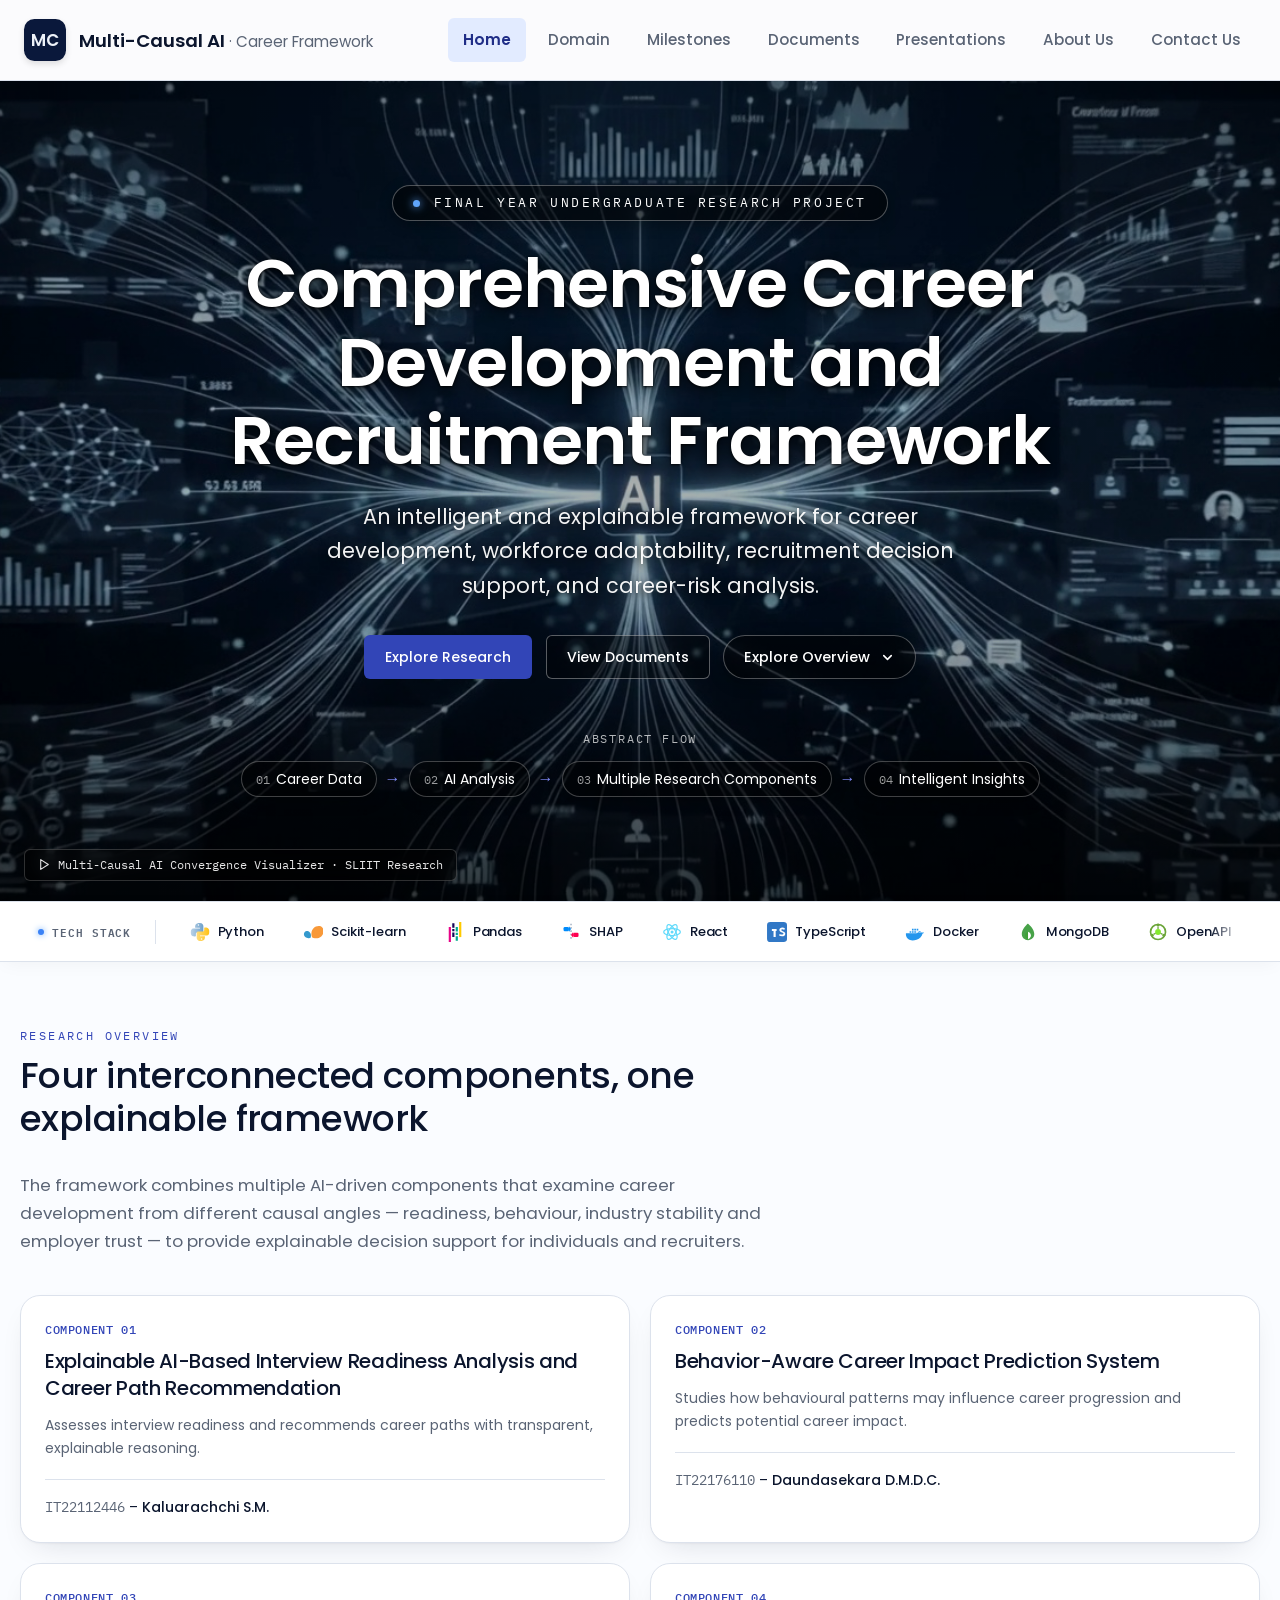
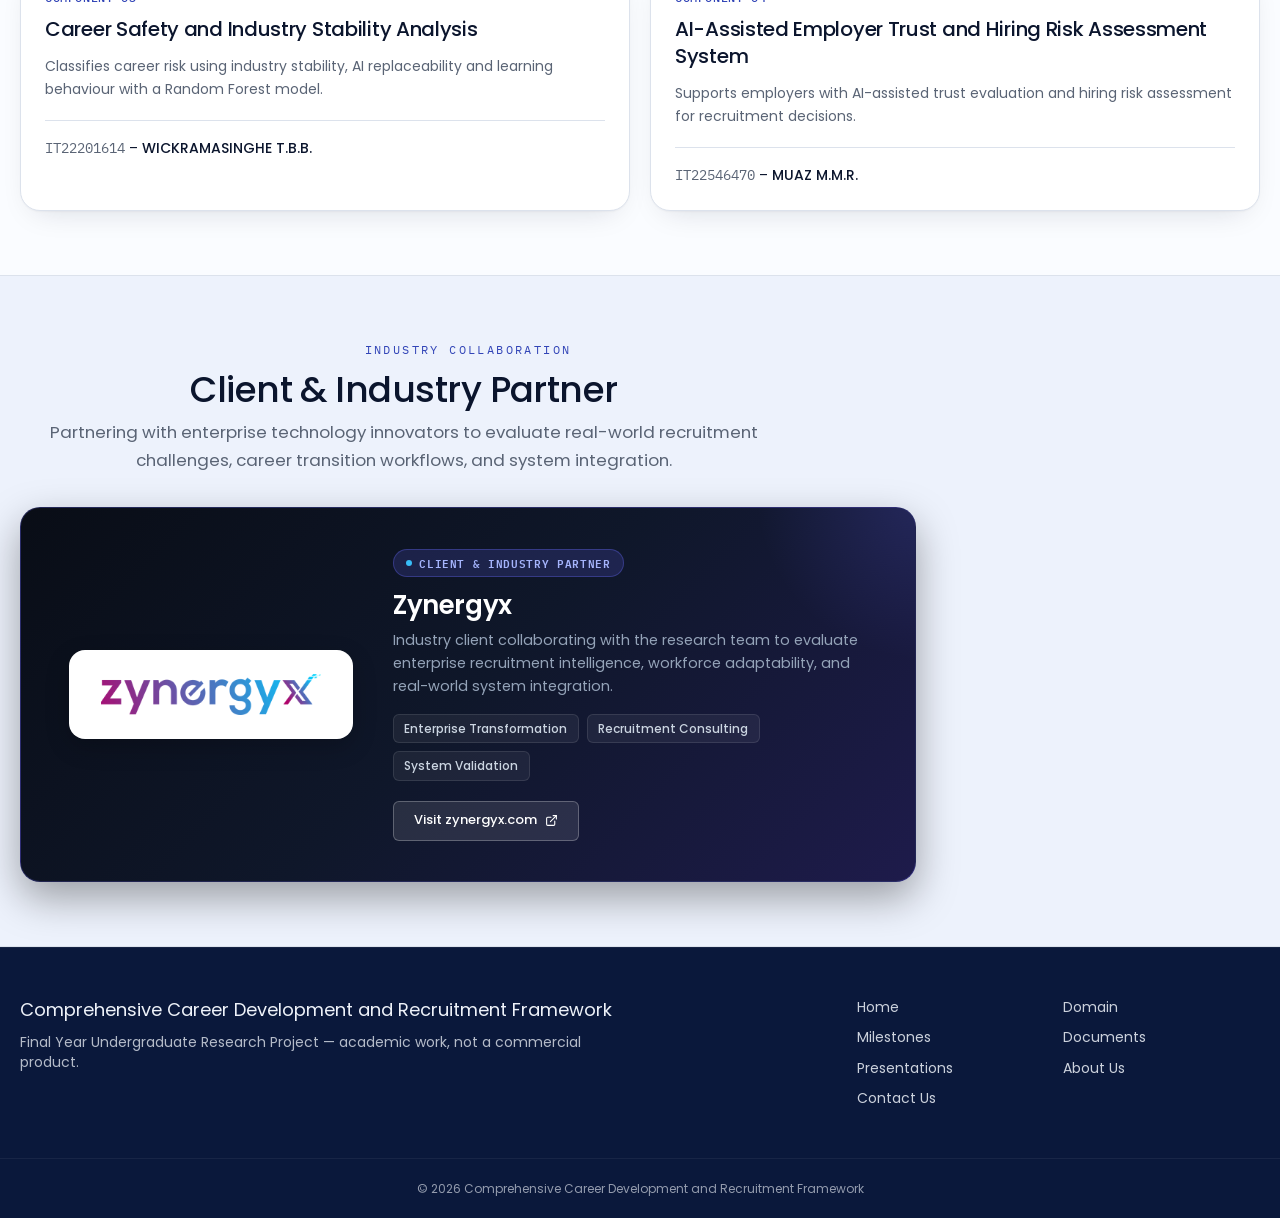
<file: index.html>
<!DOCTYPE html>
<html lang="en">
<head>
  <meta charset="utf-8" />
  <meta name="viewport" content="width=device-width, initial-scale=1" />
  <title>Multi-Causal AI Career Framework — Final Year Research</title>
  <meta name="description" content="An intelligent, explainable framework for career development, workforce adaptability, recruitment decision support, and career-risk analysis." />
  <meta property="og:title" content="Multi-Causal AI Career Framework — Final Year Research" />
  <meta property="og:description" content="An intelligent, explainable framework for career development, workforce adaptability, recruitment decision support, and career-risk analysis." />
  <meta property="og:type" content="website" />
  <meta name="twitter:card" content="summary" />
  
  <link rel="preconnect" href="https://fonts.googleapis.com" />
  <link rel="preconnect" href="https://fonts.gstatic.com" crossorigin />
  <link rel="stylesheet" href="https://fonts.googleapis.com/css2?family=Poppins:ital,wght@0,300;0,400;0,500;0,600;0,700;1,400&family=IBM+Plex+Mono:wght@400;500;600&display=swap" />
  <link rel="stylesheet" href="css/style.css" />
  <link rel="icon" href="favicon.svg" type="image/svg+xml" />
</head>
<body>
  <!-- Accessible Skip Link -->
  <a href="#main" class="sr-only focus:not-sr-only">Skip to content</a>

  <!-- Header Navigation -->
  <header class="site-header">
    <div class="nav-container">
      <a class="brand-link" href="index.html" aria-label="Multi-Causal AI Career Framework Home">
        <span class="brand-badge" aria-hidden="true">MC</span>
        <span class="brand-title">
          Multi-Causal AI <span class="brand-subtitle">· Career Framework</span>
        </span>
      </a>

      <!-- Desktop Navigation -->
      <nav aria-label="Primary" class="primary-nav">
        <ul class="nav-list">
          <li><a class="nav-item-link active" aria-current="page" href="index.html">Home</a></li>
          <li><a class="nav-item-link" href="domain.html">Domain</a></li>
          <li><a class="nav-item-link" href="milestones.html">Milestones</a></li>
          <li><a class="nav-item-link" href="documents.html">Documents</a></li>
          <li><a class="nav-item-link" href="presentations.html">Presentations</a></li>
          <li><a class="nav-item-link" href="about.html">About Us</a></li>
          <li><a class="nav-item-link" href="contact.html">Contact Us</a></li>
        </ul>
      </nav>

      <!-- Mobile Menu Button -->
      <button id="mobile-menu-btn" class="mobile-menu-btn" aria-expanded="false" aria-controls="mobile-nav" type="button">
        Menu
      </button>
    </div>

    <!-- Mobile Navigation Drawer -->
    <nav id="mobile-nav" class="mobile-nav-panel" aria-label="Mobile Navigation">
      <ul class="mobile-nav-list">
        <li><a class="mobile-nav-link active" href="index.html">Home</a></li>
        <li><a class="mobile-nav-link" href="domain.html">Domain</a></li>
        <li><a class="mobile-nav-link" href="milestones.html">Milestones</a></li>
        <li><a class="mobile-nav-link" href="documents.html">Documents</a></li>
        <li><a class="mobile-nav-link" href="presentations.html">Presentations</a></li>
        <li><a class="mobile-nav-link" href="about.html">About Us</a></li>
        <li><a class="mobile-nav-link" href="contact.html">Contact Us</a></li>
      </ul>
    </nav>
  </header>

  <!-- Main Content Area -->
  <main id="main">
    <!-- Full-Screen Video Cover Hero (Wallpaper Style) -->
    <section class="hero-wallpaper hero-wallpaper-home">
      <video class="hero-wallpaper-video" autoplay loop muted playsinline poster="assets/home-cover-poster.jpg" aria-hidden="true">
        <source src="assets/home-cover.mp4" type="video/mp4" />
      </video>
      <div class="hero-wallpaper-overlay" aria-hidden="true"></div>
      
      <div class="hero-wallpaper-content hero-wallpaper-content-home reveal">
        <span class="hero-wallpaper-pill">
          <span class="dot-indicator" aria-hidden="true" style="display: inline-block; width: 7px; height: 7px; border-radius: 50%; background: #60a5fa; box-shadow: 0 0 8px #60a5fa; margin-right: 0.35rem;"></span>
          Final Year Undergraduate Research Project
        </span>

        <h1 class="hero-wallpaper-title">
          Comprehensive Career Development and Recruitment Framework
        </h1>

        <p class="hero-wallpaper-desc">
          An intelligent and explainable framework for career development, workforce adaptability, recruitment decision support, and career-risk analysis.
        </p>

        <div style="margin-top: 2rem; display: flex; justify-content: center; flex-wrap: wrap; gap: 0.85rem;">
          <a class="btn btn-primary" href="domain.html">Explore Research</a>
          <a class="btn btn-hero-outline" href="documents.html" style="color: #ffffff; border-color: rgba(255, 255, 255, 0.35); background: rgba(0, 0, 0, 0.35); backdrop-filter: blur(10px);">View Documents</a>
          <a href="#overview" class="hero-wallpaper-scroll" style="margin-top: 0; padding: 0.6rem 1.25rem;" aria-label="Scroll to research overview">
            <span>Explore Overview</span>
            <svg width="15" height="15" viewBox="0 0 24 24" fill="none" stroke="currentColor" stroke-width="2.5" stroke-linecap="round" stroke-linejoin="round" aria-hidden="true">
              <path d="m6 9 6 6 6-6"/>
            </svg>
          </a>
        </div>

        <!-- Abstract Flow -->
        <div style="margin-top: 3.25rem;">
          <p class="font-mono text-xs uppercase tracking-widest" style="margin-bottom: 0.85rem; color: rgba(255, 255, 255, 0.7); letter-spacing: 0.15em;">
            Abstract flow
          </p>
          <ol class="flow-container" aria-label="Process flow" style="justify-content: center;">
            <li class="flow-item">
              <span class="flow-pill flow-pill-glass">
                <span class="flow-num">01</span>Career Data
              </span>
              <span class="flow-arrow" aria-hidden="true" style="color: #818cf8;">→</span>
            </li>
            <li class="flow-item">
              <span class="flow-pill flow-pill-glass">
                <span class="flow-num">02</span>AI Analysis
              </span>
              <span class="flow-arrow" aria-hidden="true" style="color: #818cf8;">→</span>
            </li>
            <li class="flow-item">
              <span class="flow-pill flow-pill-glass">
                <span class="flow-num">03</span>Multiple Research Components
              </span>
              <span class="flow-arrow" aria-hidden="true" style="color: #818cf8;">→</span>
            </li>
            <li class="flow-item">
              <span class="flow-pill flow-pill-glass">
                <span class="flow-num">04</span>Intelligent Insights
              </span>
            </li>
          </ol>
        </div>
      </div>

      <!-- Video Credit Indicator Badge (Chrome-Style) -->
      <div class="hero-wallpaper-credit">
        <svg width="13" height="13" viewBox="0 0 24 24" fill="none" stroke="currentColor" stroke-width="2" stroke-linecap="round" stroke-linejoin="round" aria-hidden="true">
          <polygon points="5 3 19 12 5 21 5 3"></polygon>
        </svg>
        <span>Multi-Causal AI Convergence Visualizer · SLIIT Research</span>
      </div>
    </section>

    <!-- Horizontal Technology Stack Logo Strip -->
    <section class="tech-strip-section" aria-label="Core Technology Stack">
      <div class="tech-strip-container">
        <div class="tech-strip-bar reveal">
          <div class="tech-strip-badge">
            <span class="tech-strip-badge-dot" aria-hidden="true"></span>
            <span>Tech Stack</span>
          </div>
          <div class="tech-strip-divider" aria-hidden="true"></div>
          <div class="tech-strip-marquee-wrapper">
            <div class="tech-strip-track">
              <!-- Primary List (Accessible to screen readers) -->
              <div class="tech-strip-group" role="list">
                <!-- 1. Python -->
                <div class="tech-strip-item" role="listitem">
                  <span class="tech-strip-icon">
                    <svg width="20" height="20" viewBox="0 0 24 24" fill="none" role="img" aria-label="Python logo">
                      <path d="M11.9 1.1c-2.8 0-4.6.8-5.3 2.1-.8 1.4-.4 3.7-.4 3.7h5.8v.8H3.8s-2.1.2-2.6 2.3c-.6 2.3 0 4.7 0 4.7s.5 2.1 2.3 2.5c1.8.4 3.5 0 3.5 0v-2.8s-.1-1.7 1.7-1.7h5.7s1.6 0 1.6-1.6V5.4s.2-2.5-2.2-3.8c-1.3-.3-1.9-.5-1.9-.5zm-1.8 1.7c.5 0 .9.4.9.9s-.4.9-.9.9-.9-.4-.9-.9.4-.9.9-.9z" fill="#387eb8"/>
                      <path d="M12.1 22.9c2.8 0 4.6-.8 5.3-2.1.8-1.4.4-3.7.4-3.7h-5.8v-.8h8.2s2.1-.2 2.6-2.3c.6-2.3 0-4.7 0-4.7s-.5-2.1-2.3-2.5c-1.8-.4-3.5 0-3.5 0v2.8s.1 1.7-1.7 1.7h-5.7s-1.6 0-1.6 1.6v5.7s-.2 2.5 2.2 3.8c1.3.3 1.9.5 1.9.5zm1.8-1.7c-.5 0-.9-.4-.9-.9s.4-.9.9-.9.9.4.9.9-.4.9-.9.9z" fill="#ffbc00"/>
                    </svg>
                  </span>
                  <span class="tech-strip-name">Python</span>
                </div>

                <!-- 2. Scikit-learn -->
                <div class="tech-strip-item" role="listitem">
                  <span class="tech-strip-icon">
                    <svg width="20" height="20" viewBox="110 215 245 155" fill="none" role="img" aria-label="Scikit-learn logo">
                      <path d="m333.32 347.348c33.869-33.867 39.498-83.146 12.572-110.07-26.922-26.921-76.199-21.293-110.066 12.572-33.867 33.866-24.07 98.568-12.57 110.07 9.293 9.293 76.199 21.293 110.064-12.572z" fill="#f89939"/>
                      <path d="m194.35 298.411c-19.648-19.648-48.242-22.919-63.867-7.295-15.621 15.622-12.355 44.22 7.297 63.865 19.652 19.654 57.195 13.969 63.863 7.295 5.396-5.387 12.361-44.215-7.293-63.865z" fill="#3499cd"/>
                    </svg>
                  </span>
                  <span class="tech-strip-name">Scikit-learn</span>
                </div>

                <!-- 3. Pandas -->
                <div class="tech-strip-item" role="listitem">
                  <span class="tech-strip-icon">
                    <svg width="20" height="20" viewBox="0 0 24 24" fill="none" role="img" aria-label="Pandas logo">
                      <path d="M4.456 5.896h2.622V24H4.455z" fill="#e70488"/>
                      <path d="M8.67 8.455h2.623v2.57H8.67zm0 4.151h2.623v5.447H8.67zm0-11.187h2.623v5.446H8.67Z" fill="#150458"/>
                      <path d="M12.796 12.94h2.623v2.57h-2.623zm0-7.037h2.623v5.446h-2.623zm0 11.197h2.623v5.446h-2.623z" fill="#00a98f"/>
                      <path d="M16.922 0h2.623v18.104h-2.623z" fill="#ffca00"/>
                    </svg>
                  </span>
                  <span class="tech-strip-name">Pandas</span>
                </div>

                <!-- 4. SHAP -->
                <div class="tech-strip-item" role="listitem">
                  <span class="tech-strip-icon">
                    <svg width="20" height="20" viewBox="0 0 24 24" fill="none" role="img" aria-label="SHAP logo">
                      <line x1="12" y1="2" x2="12" y2="22" stroke="#94a3b8" stroke-width="1.5" stroke-dasharray="2 2"/>
                      <rect x="3" y="6" width="6.5" height="5" rx="1.5" fill="#008bfb"/>
                      <polygon points="9.5 5, 12 8.5, 9.5 12" fill="#008bfb"/>
                      <rect x="14.5" y="13" width="6.5" height="5" rx="1.5" fill="#ff0051"/>
                      <polygon points="14.5 12, 12 15.5, 14.5 19" fill="#ff0051"/>
                    </svg>
                  </span>
                  <span class="tech-strip-name">SHAP</span>
                </div>

                <!-- 5. React -->
                <div class="tech-strip-item" role="listitem">
                  <span class="tech-strip-icon">
                    <svg width="20" height="20" viewBox="0 0 24 24" fill="none" role="img" aria-label="React logo">
                      <ellipse cx="12" cy="12" rx="10" ry="4.2" stroke="#61dafb" stroke-width="1.5" fill="none"/>
                      <ellipse cx="12" cy="12" rx="10" ry="4.2" stroke="#61dafb" stroke-width="1.5" fill="none" transform="rotate(60 12 12)"/>
                      <ellipse cx="12" cy="12" rx="10" ry="4.2" stroke="#61dafb" stroke-width="1.5" fill="none" transform="rotate(120 12 12)"/>
                      <circle cx="12" cy="12" r="1.8" fill="#61dafb"/>
                    </svg>
                  </span>
                  <span class="tech-strip-name">React</span>
                </div>

                <!-- 6. TypeScript -->
                <div class="tech-strip-item" role="listitem">
                  <span class="tech-strip-icon">
                    <svg width="20" height="20" viewBox="0 0 24 24" fill="none" role="img" aria-label="TypeScript logo">
                      <rect width="24" height="24" rx="4" fill="#3178c6"/>
                      <path d="M11.5 8.5H5.8v2.2h2v7.3h2.6v-7.3h1.1V8.5zm3.7 5.8c.8.5 1.8.8 2.8.8 1.1 0 1.7-.4 1.7-1 0-.6-.5-.9-1.8-1.4-1.9-.6-3.1-1.5-3.1-3 0-1.7 1.4-3 3.6-3 1.2 0 2.2.3 3 .8l-.7 2c-.7-.4-1.5-.7-2.3-.7-.9 0-1.4.4-1.4.9 0 .6.5.9 1.7 1.3 2 .7 3.2 1.6 3.2 3.1 0 1.9-1.5 3.1-3.9 3.1-1.4 0-2.6-.4-3.5-1l.7-2.1z" fill="#ffffff"/>
                    </svg>
                  </span>
                  <span class="tech-strip-name">TypeScript</span>
                </div>

                <!-- 7. Docker -->
                <div class="tech-strip-item" role="listitem">
                  <span class="tech-strip-icon">
                    <svg width="20" height="20" viewBox="0 0 24 24" fill="none" role="img" aria-label="Docker logo">
                      <path d="M13.9 8.2h2v2h-2zm-2.8 0h2v2h-2zm-2.8 0h2v2h-2zm8.4 2.8h2v2h-2zm-2.8 0h2v2h-2zm-2.8 0h2v2h-2zm-2.8 0h2v2h-2zm-2.8 0h2v2h-2zm14.2 1.5c-.4-.3-1.6-.4-2.4.2 0 0-.6-1.5-2.6-1.5h-.6v2.2H1.1c-.3 1.8.2 4.6 2.3 6.6 2.7 2.6 6.7 2.4 10.4 1.2 4.2-1.3 6.6-4.5 7.1-7.2.7-.3 1.9-1 1.9-1.5z" fill="#2496ed"/>
                    </svg>
                  </span>
                  <span class="tech-strip-name">Docker</span>
                </div>

                <!-- 8. MongoDB -->
                <div class="tech-strip-item" role="listitem">
                  <span class="tech-strip-icon">
                    <svg width="20" height="20" viewBox="0 0 24 24" fill="none" role="img" aria-label="MongoDB logo">
                      <path d="M12.1 2.2c-.2-.2-.5-.2-.7 0C9.6 4.1 4.5 9.3 4.5 14.5c0 4.3 3.4 7.3 7.5 7.3 4.2 0 7.5-3.1 7.5-7.3 0-5.2-5.1-10.4-7.4-12.3zm-.1 18.4v-8.8c.8.2 1.5.6 2.1 1.2 1.2 1.2 1.4 2.8 1.4 3.7-.8 2.2-2.2 3.5-3.5 3.9z" fill="#47a248"/>
                      <path d="M11.9 2.2v18.4c-1.3-.4-2.7-1.7-3.5-3.9 0-.9.2-2.5 1.4-3.7.6-.6 1.3-1 2.1-1.2v-9.6z" fill="#3fa037"/>
                    </svg>
                  </span>
                  <span class="tech-strip-name">MongoDB</span>
                </div>

                <!-- 9. OpenAPI -->
                <div class="tech-strip-item" role="listitem">
                  <span class="tech-strip-icon">
                    <svg width="20" height="20" viewBox="0 0 24 24" fill="none" role="img" aria-label="OpenAPI logo">
                      <circle cx="12" cy="12" r="9" stroke="#6ba539" stroke-width="2" fill="none"/>
                      <circle cx="12" cy="3.5" r="1.8" fill="#6ba539"/>
                      <circle cx="12" cy="12" r="3.5" fill="#85ea2d"/>
                      <circle cx="19" cy="16" r="1.8" fill="#6ba539"/>
                      <circle cx="5" cy="16" r="1.8" fill="#6ba539"/>
                      <line x1="12" y1="5.8" x2="12" y2="8.5" stroke="#6ba539" stroke-width="1.5"/>
                      <line x1="17.4" y1="14.8" x2="15" y2="13.5" stroke="#6ba539" stroke-width="1.5"/>
                      <line x1="6.6" y1="14.8" x2="9" y2="13.5" stroke="#6ba539" stroke-width="1.5"/>
                    </svg>
                  </span>
                  <span class="tech-strip-name">OpenAPI</span>
                </div>

                <!-- 10. GitHub -->
                <div class="tech-strip-item" role="listitem">
                  <span class="tech-strip-icon">
                    <svg width="20" height="20" viewBox="0 0 24 24" fill="currentColor" style="color: var(--foreground);" role="img" aria-label="GitHub logo">
                      <path fill-rule="evenodd" clip-rule="evenodd" d="M12 2C6.477 2 2 6.484 2 12.017c0 4.425 2.865 8.18 6.839 9.504.5.092.682-.217.682-.483 0-.237-.008-.868-.013-1.703-2.782.605-3.369-1.343-3.369-1.343-.454-1.158-1.11-1.466-1.11-1.466-.908-.62.069-.608.069-.608 1.003.07 1.53 1.032 1.53 1.032.892 1.53 2.341 1.088 2.91.832.092-.647.35-1.088.636-1.338-2.22-.253-4.555-1.113-4.555-4.951 0-1.093.39-1.988 1.029-2.688-.103-.253-.446-1.272.098-2.65 0 0 .84-.27 2.75 1.026A9.564 9.564 0 0112 6.844c.85.004 1.705.115 2.504.337 1.909-1.296 2.747-1.027 2.747-1.027.546 1.379.202 2.398.1 2.651.64.7 1.028 1.595 1.028 2.688 0 3.848-2.339 4.695-4.566 4.943.359.309.678.92.678 1.855 0 1.338-.012 2.419-.012 2.747 0 .268.18.58.688.482A10.019 10.019 0 0022 12.017C22 6.484 17.522 2 12 2z"/>
                    </svg>
                  </span>
                  <span class="tech-strip-name">GitHub</span>
                </div>

                <!-- 11. Google Colab -->
                <div class="tech-strip-item" role="listitem">
                  <span class="tech-strip-icon">
                    <svg width="20" height="20" viewBox="0 0 24 24" fill="none" role="img" aria-label="Google Colab logo">
                      <path d="M16.9 7.6c-1.7 0-3.1 1-3.7 2.4-.6-1.4-2-2.4-3.7-2.4C7.2 7.6 5.3 9.6 5.3 12s1.9 4.4 4.2 4.4c1.7 0 3.1-1 3.7-2.4.6 1.4 2 2.4 3.7 2.4 2.3 0 4.2-2 4.2-4.4s-1.9-4.4-4.2-4.4zm-7.4 6.6c-1.2 0-2.2-1-2.2-2.2s1-2.2 2.2-2.2 2.2 1 2.2 2.2-1 2.2-2.2 2.2zm7.4 0c-1.2 0-2.2-1-2.2-2.2s1-2.2 2.2-2.2 2.2 1 2.2 2.2-1 2.2-2.2 2.2z" fill="#f9ab00"/>
                      <path d="M12 11.1c.4.6.9 1.1 1.5 1.4-.4.6-.9 1.1-1.5 1.4-.6-.3-1.1-.8-1.5-1.4.4-.3.9-.8 1.5-1.4z" fill="#e37400"/>
                    </svg>
                  </span>
                  <span class="tech-strip-name">Google Colab</span>
                </div>
              </div>

              <!-- Duplicate List for Seamless Infinite Loop (Aria-hidden for accessibility) -->
              <div class="tech-strip-group" aria-hidden="true">
                <!-- 1. Python -->
                <div class="tech-strip-item">
                  <span class="tech-strip-icon">
                    <svg width="20" height="20" viewBox="0 0 24 24" fill="none">
                      <path d="M11.9 1.1c-2.8 0-4.6.8-5.3 2.1-.8 1.4-.4 3.7-.4 3.7h5.8v.8H3.8s-2.1.2-2.6 2.3c-.6 2.3 0 4.7 0 4.7s.5 2.1 2.3 2.5c1.8.4 3.5 0 3.5 0v-2.8s-.1-1.7 1.7-1.7h5.7s1.6 0 1.6-1.6V5.4s.2-2.5-2.2-3.8c-1.3-.3-1.9-.5-1.9-.5zm-1.8 1.7c.5 0 .9.4.9.9s-.4.9-.9.9-.9-.4-.9-.9.4-.9.9-.9z" fill="#387eb8"/>
                      <path d="M12.1 22.9c2.8 0 4.6-.8 5.3-2.1.8-1.4.4-3.7.4-3.7h-5.8v-.8h8.2s2.1-.2 2.6-2.3c.6-2.3 0-4.7 0-4.7s-.5-2.1-2.3-2.5c-1.8-.4-3.5 0-3.5 0v2.8s.1 1.7-1.7 1.7h-5.7s-1.6 0-1.6 1.6v5.7s-.2 2.5 2.2 3.8c1.3.3 1.9.5 1.9.5zm1.8-1.7c-.5 0-.9-.4-.9-.9s.4-.9.9-.9.9.4.9.9-.4.9-.9.9z" fill="#ffbc00"/>
                    </svg>
                  </span>
                  <span class="tech-strip-name">Python</span>
                </div>

                <!-- 2. Scikit-learn -->
                <div class="tech-strip-item">
                  <span class="tech-strip-icon">
                    <svg width="20" height="20" viewBox="110 215 245 155" fill="none">
                      <path d="m333.32 347.348c33.869-33.867 39.498-83.146 12.572-110.07-26.922-26.921-76.199-21.293-110.066 12.572-33.867 33.866-24.07 98.568-12.57 110.07 9.293 9.293 76.199 21.293 110.064-12.572z" fill="#f89939"/>
                      <path d="m194.35 298.411c-19.648-19.648-48.242-22.919-63.867-7.295-15.621 15.622-12.355 44.22 7.297 63.865 19.652 19.654 57.195 13.969 63.863 7.295 5.396-5.387 12.361-44.215-7.293-63.865z" fill="#3499cd"/>
                    </svg>
                  </span>
                  <span class="tech-strip-name">Scikit-learn</span>
                </div>

                <!-- 3. Pandas -->
                <div class="tech-strip-item">
                  <span class="tech-strip-icon">
                    <svg width="20" height="20" viewBox="0 0 24 24" fill="none">
                      <path d="M4.456 5.896h2.622V24H4.455z" fill="#e70488"/>
                      <path d="M8.67 8.455h2.623v2.57H8.67zm0 4.151h2.623v5.447H8.67zm0-11.187h2.623v5.446H8.67Z" fill="#150458"/>
                      <path d="M12.796 12.94h2.623v2.57h-2.623zm0-7.037h2.623v5.446h-2.623zm0 11.197h2.623v5.446h-2.623z" fill="#00a98f"/>
                      <path d="M16.922 0h2.623v18.104h-2.623z" fill="#ffca00"/>
                    </svg>
                  </span>
                  <span class="tech-strip-name">Pandas</span>
                </div>

                <!-- 4. SHAP -->
                <div class="tech-strip-item">
                  <span class="tech-strip-icon">
                    <svg width="20" height="20" viewBox="0 0 24 24" fill="none">
                      <line x1="12" y1="2" x2="12" y2="22" stroke="#94a3b8" stroke-width="1.5" stroke-dasharray="2 2"/>
                      <rect x="3" y="6" width="6.5" height="5" rx="1.5" fill="#008bfb"/>
                      <polygon points="9.5 5, 12 8.5, 9.5 12" fill="#008bfb"/>
                      <rect x="14.5" y="13" width="6.5" height="5" rx="1.5" fill="#ff0051"/>
                      <polygon points="14.5 12, 12 15.5, 14.5 19" fill="#ff0051"/>
                    </svg>
                  </span>
                  <span class="tech-strip-name">SHAP</span>
                </div>

                <!-- 5. React -->
                <div class="tech-strip-item">
                  <span class="tech-strip-icon">
                    <svg width="20" height="20" viewBox="0 0 24 24" fill="none">
                      <ellipse cx="12" cy="12" rx="10" ry="4.2" stroke="#61dafb" stroke-width="1.5" fill="none"/>
                      <ellipse cx="12" cy="12" rx="10" ry="4.2" stroke="#61dafb" stroke-width="1.5" fill="none" transform="rotate(60 12 12)"/>
                      <ellipse cx="12" cy="12" rx="10" ry="4.2" stroke="#61dafb" stroke-width="1.5" fill="none" transform="rotate(120 12 12)"/>
                      <circle cx="12" cy="12" r="1.8" fill="#61dafb"/>
                    </svg>
                  </span>
                  <span class="tech-strip-name">React</span>
                </div>

                <!-- 6. TypeScript -->
                <div class="tech-strip-item">
                  <span class="tech-strip-icon">
                    <svg width="20" height="20" viewBox="0 0 24 24" fill="none">
                      <rect width="24" height="24" rx="4" fill="#3178c6"/>
                      <path d="M11.5 8.5H5.8v2.2h2v7.3h2.6v-7.3h1.1V8.5zm3.7 5.8c.8.5 1.8.8 2.8.8 1.1 0 1.7-.4 1.7-1 0-.6-.5-.9-1.8-1.4-1.9-.6-3.1-1.5-3.1-3 0-1.7 1.4-3 3.6-3 1.2 0 2.2.3 3 .8l-.7 2c-.7-.4-1.5-.7-2.3-.7-.9 0-1.4.4-1.4.9 0 .6.5.9 1.7 1.3 2 .7 3.2 1.6 3.2 3.1 0 1.9-1.5 3.1-3.9 3.1-1.4 0-2.6-.4-3.5-1l.7-2.1z" fill="#ffffff"/>
                    </svg>
                  </span>
                  <span class="tech-strip-name">TypeScript</span>
                </div>

                <!-- 7. Docker -->
                <div class="tech-strip-item">
                  <span class="tech-strip-icon">
                    <svg width="20" height="20" viewBox="0 0 24 24" fill="none">
                      <path d="M13.9 8.2h2v2h-2zm-2.8 0h2v2h-2zm-2.8 0h2v2h-2zm8.4 2.8h2v2h-2zm-2.8 0h2v2h-2zm-2.8 0h2v2h-2zm-2.8 0h2v2h-2zm-2.8 0h2v2h-2zm14.2 1.5c-.4-.3-1.6-.4-2.4.2 0 0-.6-1.5-2.6-1.5h-.6v2.2H1.1c-.3 1.8.2 4.6 2.3 6.6 2.7 2.6 6.7 2.4 10.4 1.2 4.2-1.3 6.6-4.5 7.1-7.2.7-.3 1.9-1 1.9-1.5z" fill="#2496ed"/>
                    </svg>
                  </span>
                  <span class="tech-strip-name">Docker</span>
                </div>

                <!-- 8. MongoDB -->
                <div class="tech-strip-item">
                  <span class="tech-strip-icon">
                    <svg width="20" height="20" viewBox="0 0 24 24" fill="none">
                      <path d="M12.1 2.2c-.2-.2-.5-.2-.7 0C9.6 4.1 4.5 9.3 4.5 14.5c0 4.3 3.4 7.3 7.5 7.3 4.2 0 7.5-3.1 7.5-7.3 0-5.2-5.1-10.4-7.4-12.3zm-.1 18.4v-8.8c.8.2 1.5.6 2.1 1.2 1.2 1.2 1.4 2.8 1.4 3.7-.8 2.2-2.2 3.5-3.5 3.9z" fill="#47a248"/>
                      <path d="M11.9 2.2v18.4c-1.3-.4-2.7-1.7-3.5-3.9 0-.9.2-2.5 1.4-3.7.6-.6 1.3-1 2.1-1.2v-9.6z" fill="#3fa037"/>
                    </svg>
                  </span>
                  <span class="tech-strip-name">MongoDB</span>
                </div>

                <!-- 9. OpenAPI -->
                <div class="tech-strip-item">
                  <span class="tech-strip-icon">
                    <svg width="20" height="20" viewBox="0 0 24 24" fill="none">
                      <circle cx="12" cy="12" r="9" stroke="#6ba539" stroke-width="2" fill="none"/>
                      <circle cx="12" cy="3.5" r="1.8" fill="#6ba539"/>
                      <circle cx="12" cy="12" r="3.5" fill="#85ea2d"/>
                      <circle cx="19" cy="16" r="1.8" fill="#6ba539"/>
                      <circle cx="5" cy="16" r="1.8" fill="#6ba539"/>
                      <line x1="12" y1="5.8" x2="12" y2="8.5" stroke="#6ba539" stroke-width="1.5"/>
                      <line x1="17.4" y1="14.8" x2="15" y2="13.5" stroke="#6ba539" stroke-width="1.5"/>
                      <line x1="6.6" y1="14.8" x2="9" y2="13.5" stroke="#6ba539" stroke-width="1.5"/>
                    </svg>
                  </span>
                  <span class="tech-strip-name">OpenAPI</span>
                </div>

                <!-- 10. GitHub -->
                <div class="tech-strip-item">
                  <span class="tech-strip-icon">
                    <svg width="20" height="20" viewBox="0 0 24 24" fill="currentColor" style="color: var(--foreground);">
                      <path fill-rule="evenodd" clip-rule="evenodd" d="M12 2C6.477 2 2 6.484 2 12.017c0 4.425 2.865 8.18 6.839 9.504.5.092.682-.217.682-.483 0-.237-.008-.868-.013-1.703-2.782.605-3.369-1.343-3.369-1.343-.454-1.158-1.11-1.466-1.11-1.466-.908-.62.069-.608.069-.608 1.003.07 1.53 1.032 1.53 1.032.892 1.53 2.341 1.088 2.91.832.092-.647.35-1.088.636-1.338-2.22-.253-4.555-1.113-4.555-4.951 0-1.093.39-1.988 1.029-2.688-.103-.253-.446-1.272.098-2.65 0 0 .84-.27 2.75 1.026A9.564 9.564 0 0112 6.844c.85.004 1.705.115 2.504.337 1.909-1.296 2.747-1.027 2.747-1.027.546 1.379.202 2.398.1 2.651.64.7 1.028 1.595 1.028 2.688 0 3.848-2.339 4.695-4.566 4.943.359.309.678.92.678 1.855 0 1.338-.012 2.419-.012 2.747 0 .268.18.58.688.482A10.019 10.019 0 0022 12.017C22 6.484 17.522 2 12 2z"/>
                    </svg>
                  </span>
                  <span class="tech-strip-name">GitHub</span>
                </div>

                <!-- 11. Google Colab -->
                <div class="tech-strip-item">
                  <span class="tech-strip-icon">
                    <svg width="20" height="20" viewBox="0 0 24 24" fill="none">
                      <path d="M16.9 7.6c-1.7 0-3.1 1-3.7 2.4-.6-1.4-2-2.4-3.7-2.4C7.2 7.6 5.3 9.6 5.3 12s1.9 4.4 4.2 4.4c1.7 0 3.1-1 3.7-2.4.6 1.4 2 2.4 3.7 2.4 2.3 0 4.2-2 4.2-4.4s-1.9-4.4-4.2-4.4zm-7.4 6.6c-1.2 0-2.2-1-2.2-2.2s1-2.2 2.2-2.2 2.2 1 2.2 2.2-1 2.2-2.2 2.2zm7.4 0c-1.2 0-2.2-1-2.2-2.2s1-2.2 2.2-2.2 2.2 1 2.2 2.2-1 2.2-2.2 2.2z" fill="#f9ab00"/>
                      <path d="M12 11.1c.4.6.9 1.1 1.5 1.4-.4.6-.9 1.1-1.5 1.4-.6-.3-1.1-.8-1.5-1.4.4-.3.9-.8 1.5-1.4z" fill="#e37400"/>
                    </svg>
                  </span>
                  <span class="tech-strip-name">Google Colab</span>
                </div>
              </div>

              <!-- Duplicate List 2 for Ultrawide Full-Screen Coverage -->
              <div class="tech-strip-group" aria-hidden="true">
                <!-- 1. Python -->
                <div class="tech-strip-item">
                  <span class="tech-strip-icon">
                    <svg width="20" height="20" viewBox="0 0 24 24" fill="none">
                      <path d="M11.9 1.1c-2.8 0-4.6.8-5.3 2.1-.8 1.4-.4 3.7-.4 3.7h5.8v.8H3.8s-2.1.2-2.6 2.3c-.6 2.3 0 4.7 0 4.7s.5 2.1 2.3 2.5c1.8.4 3.5 0 3.5 0v-2.8s-.1-1.7 1.7-1.7h5.7s1.6 0 1.6-1.6V5.4s.2-2.5-2.2-3.8c-1.3-.3-1.9-.5-1.9-.5zm-1.8 1.7c.5 0 .9.4.9.9s-.4.9-.9.9-.9-.4-.9-.9.4-.9.9-.9z" fill="#387eb8"/>
                      <path d="M12.1 22.9c2.8 0 4.6-.8 5.3-2.1.8-1.4.4-3.7.4-3.7h-5.8v-.8h8.2s2.1-.2 2.6-2.3c.6-2.3 0-4.7 0-4.7s-.5-2.1-2.3-2.5c-1.8-.4-3.5 0-3.5 0v2.8s.1 1.7-1.7 1.7h-5.7s-1.6 0-1.6 1.6v5.7s-.2 2.5 2.2 3.8c1.3.3 1.9.5 1.9.5zm1.8-1.7c-.5 0-.9-.4-.9-.9s.4-.9.9-.9.9.4.9.9-.4.9-.9.9z" fill="#ffbc00"/>
                    </svg>
                  </span>
                  <span class="tech-strip-name">Python</span>
                </div>

                <!-- 2. Scikit-learn -->
                <div class="tech-strip-item">
                  <span class="tech-strip-icon">
                    <svg width="20" height="20" viewBox="110 215 245 155" fill="none">
                      <path d="m333.32 347.348c33.869-33.867 39.498-83.146 12.572-110.07-26.922-26.921-76.199-21.293-110.066 12.572-33.867 33.866-24.07 98.568-12.57 110.07 9.293 9.293 76.199 21.293 110.064-12.572z" fill="#f89939"/>
                      <path d="m194.35 298.411c-19.648-19.648-48.242-22.919-63.867-7.295-15.621 15.622-12.355 44.22 7.297 63.865 19.652 19.654 57.195 13.969 63.863 7.295 5.396-5.387 12.361-44.215-7.293-63.865z" fill="#3499cd"/>
                    </svg>
                  </span>
                  <span class="tech-strip-name">Scikit-learn</span>
                </div>

                <!-- 3. Pandas -->
                <div class="tech-strip-item">
                  <span class="tech-strip-icon">
                    <svg width="20" height="20" viewBox="0 0 24 24" fill="none">
                      <path d="M4.456 5.896h2.622V24H4.455z" fill="#e70488"/>
                      <path d="M8.67 8.455h2.623v2.57H8.67zm0 4.151h2.623v5.447H8.67zm0-11.187h2.623v5.446H8.67Z" fill="#150458"/>
                      <path d="M12.796 12.94h2.623v2.57h-2.623zm0-7.037h2.623v5.446h-2.623zm0 11.197h2.623v5.446h-2.623z" fill="#00a98f"/>
                      <path d="M16.922 0h2.623v18.104h-2.623z" fill="#ffca00"/>
                    </svg>
                  </span>
                  <span class="tech-strip-name">Pandas</span>
                </div>

                <!-- 4. SHAP -->
                <div class="tech-strip-item">
                  <span class="tech-strip-icon">
                    <svg width="20" height="20" viewBox="0 0 24 24" fill="none">
                      <line x1="12" y1="2" x2="12" y2="22" stroke="#94a3b8" stroke-width="1.5" stroke-dasharray="2 2"/>
                      <rect x="3" y="6" width="6.5" height="5" rx="1.5" fill="#008bfb"/>
                      <polygon points="9.5 5, 12 8.5, 9.5 12" fill="#008bfb"/>
                      <rect x="14.5" y="13" width="6.5" height="5" rx="1.5" fill="#ff0051"/>
                      <polygon points="14.5 12, 12 15.5, 14.5 19" fill="#ff0051"/>
                    </svg>
                  </span>
                  <span class="tech-strip-name">SHAP</span>
                </div>

                <!-- 5. React -->
                <div class="tech-strip-item">
                  <span class="tech-strip-icon">
                    <svg width="20" height="20" viewBox="0 0 24 24" fill="none">
                      <ellipse cx="12" cy="12" rx="10" ry="4.2" stroke="#61dafb" stroke-width="1.5" fill="none"/>
                      <ellipse cx="12" cy="12" rx="10" ry="4.2" stroke="#61dafb" stroke-width="1.5" fill="none" transform="rotate(60 12 12)"/>
                      <ellipse cx="12" cy="12" rx="10" ry="4.2" stroke="#61dafb" stroke-width="1.5" fill="none" transform="rotate(120 12 12)"/>
                      <circle cx="12" cy="12" r="1.8" fill="#61dafb"/>
                    </svg>
                  </span>
                  <span class="tech-strip-name">React</span>
                </div>

                <!-- 6. TypeScript -->
                <div class="tech-strip-item">
                  <span class="tech-strip-icon">
                    <svg width="20" height="20" viewBox="0 0 24 24" fill="none">
                      <rect width="24" height="24" rx="4" fill="#3178c6"/>
                      <path d="M11.5 8.5H5.8v2.2h2v7.3h2.6v-7.3h1.1V8.5zm3.7 5.8c.8.5 1.8.8 2.8.8 1.1 0 1.7-.4 1.7-1 0-.6-.5-.9-1.8-1.4-1.9-.6-3.1-1.5-3.1-3 0-1.7 1.4-3 3.6-3 1.2 0 2.2.3 3 .8l-.7 2c-.7-.4-1.5-.7-2.3-.7-.9 0-1.4.4-1.4.9 0 .6.5.9 1.7 1.3 2 .7 3.2 1.6 3.2 3.1 0 1.9-1.5 3.1-3.9 3.1-1.4 0-2.6-.4-3.5-1l.7-2.1z" fill="#ffffff"/>
                    </svg>
                  </span>
                  <span class="tech-strip-name">TypeScript</span>
                </div>

                <!-- 7. Docker -->
                <div class="tech-strip-item">
                  <span class="tech-strip-icon">
                    <svg width="20" height="20" viewBox="0 0 24 24" fill="none">
                      <path d="M13.9 8.2h2v2h-2zm-2.8 0h2v2h-2zm-2.8 0h2v2h-2zm8.4 2.8h2v2h-2zm-2.8 0h2v2h-2zm-2.8 0h2v2h-2zm-2.8 0h2v2h-2zm-2.8 0h2v2h-2zm14.2 1.5c-.4-.3-1.6-.4-2.4.2 0 0-.6-1.5-2.6-1.5h-.6v2.2H1.1c-.3 1.8.2 4.6 2.3 6.6 2.7 2.6 6.7 2.4 10.4 1.2 4.2-1.3 6.6-4.5 7.1-7.2.7-.3 1.9-1 1.9-1.5z" fill="#2496ed"/>
                    </svg>
                  </span>
                  <span class="tech-strip-name">Docker</span>
                </div>

                <!-- 8. MongoDB -->
                <div class="tech-strip-item">
                  <span class="tech-strip-icon">
                    <svg width="20" height="20" viewBox="0 0 24 24" fill="none">
                      <path d="M12.1 2.2c-.2-.2-.5-.2-.7 0C9.6 4.1 4.5 9.3 4.5 14.5c0 4.3 3.4 7.3 7.5 7.3 4.2 0 7.5-3.1 7.5-7.3 0-5.2-5.1-10.4-7.4-12.3zm-.1 18.4v-8.8c.8.2 1.5.6 2.1 1.2 1.2 1.2 1.4 2.8 1.4 3.7-.8 2.2-2.2 3.5-3.5 3.9z" fill="#47a248"/>
                      <path d="M11.9 2.2v18.4c-1.3-.4-2.7-1.7-3.5-3.9 0-.9.2-2.5 1.4-3.7.6-.6 1.3-1 2.1-1.2v-9.6z" fill="#3fa037"/>
                    </svg>
                  </span>
                  <span class="tech-strip-name">MongoDB</span>
                </div>

                <!-- 9. OpenAPI -->
                <div class="tech-strip-item">
                  <span class="tech-strip-icon">
                    <svg width="20" height="20" viewBox="0 0 24 24" fill="none">
                      <circle cx="12" cy="12" r="9" stroke="#6ba539" stroke-width="2" fill="none"/>
                      <circle cx="12" cy="3.5" r="1.8" fill="#6ba539"/>
                      <circle cx="12" cy="12" r="3.5" fill="#85ea2d"/>
                      <circle cx="19" cy="16" r="1.8" fill="#6ba539"/>
                      <circle cx="5" cy="16" r="1.8" fill="#6ba539"/>
                      <line x1="12" y1="5.8" x2="12" y2="8.5" stroke="#6ba539" stroke-width="1.5"/>
                      <line x1="17.4" y1="14.8" x2="15" y2="13.5" stroke="#6ba539" stroke-width="1.5"/>
                      <line x1="6.6" y1="14.8" x2="9" y2="13.5" stroke="#6ba539" stroke-width="1.5"/>
                    </svg>
                  </span>
                  <span class="tech-strip-name">OpenAPI</span>
                </div>

                <!-- 10. GitHub -->
                <div class="tech-strip-item">
                  <span class="tech-strip-icon">
                    <svg width="20" height="20" viewBox="0 0 24 24" fill="currentColor" style="color: var(--foreground);">
                      <path fill-rule="evenodd" clip-rule="evenodd" d="M12 2C6.477 2 2 6.484 2 12.017c0 4.425 2.865 8.18 6.839 9.504.5.092.682-.217.682-.483 0-.237-.008-.868-.013-1.703-2.782.605-3.369-1.343-3.369-1.343-.454-1.158-1.11-1.466-1.11-1.466-.908-.62.069-.608.069-.608 1.003.07 1.53 1.032 1.53 1.032.892 1.53 2.341 1.088 2.91.832.092-.647.35-1.088.636-1.338-2.22-.253-4.555-1.113-4.555-4.951 0-1.093.39-1.988 1.029-2.688-.103-.253-.446-1.272.098-2.65 0 0 .84-.27 2.75 1.026A9.564 9.564 0 0112 6.844c.85.004 1.705.115 2.504.337 1.909-1.296 2.747-1.027 2.747-1.027.546 1.379.202 2.398.1 2.651.64.7 1.028 1.595 1.028 2.688 0 3.848-2.339 4.695-4.566 4.943.359.309.678.92.678 1.855 0 1.338-.012 2.419-.012 2.747 0 .268.18.58.688.482A10.019 10.019 0 0022 12.017C22 6.484 17.522 2 12 2z"/>
                    </svg>
                  </span>
                  <span class="tech-strip-name">GitHub</span>
                </div>

                <!-- 11. Google Colab -->
                <div class="tech-strip-item">
                  <span class="tech-strip-icon">
                    <svg width="20" height="20" viewBox="0 0 24 24" fill="none">
                      <path d="M16.9 7.6c-1.7 0-3.1 1-3.7 2.4-.6-1.4-2-2.4-3.7-2.4C7.2 7.6 5.3 9.6 5.3 12s1.9 4.4 4.2 4.4c1.7 0 3.1-1 3.7-2.4.6 1.4 2 2.4 3.7 2.4 2.3 0 4.2-2 4.2-4.4s-1.9-4.4-4.2-4.4zm-7.4 6.6c-1.2 0-2.2-1-2.2-2.2s1-2.2 2.2-2.2 2.2 1 2.2 2.2-1 2.2-2.2 2.2zm7.4 0c-1.2 0-2.2-1-2.2-2.2s1-2.2 2.2-2.2 2.2 1 2.2 2.2-1 2.2-2.2 2.2z" fill="#f9ab00"/>
                      <path d="M12 11.1c.4.6.9 1.1 1.5 1.4-.4.6-.9 1.1-1.5 1.4-.6-.3-1.1-.8-1.5-1.4.4-.3.9-.8 1.5-1.4z" fill="#e37400"/>
                    </svg>
                  </span>
                  <span class="tech-strip-name">Google Colab</span>
                </div>
              </div>

              <!-- Duplicate List 3 for Seamless Wrapping -->
              <div class="tech-strip-group" aria-hidden="true">
                <!-- 1. Python -->
                <div class="tech-strip-item">
                  <span class="tech-strip-icon">
                    <svg width="20" height="20" viewBox="0 0 24 24" fill="none">
                      <path d="M11.9 1.1c-2.8 0-4.6.8-5.3 2.1-.8 1.4-.4 3.7-.4 3.7h5.8v.8H3.8s-2.1.2-2.6 2.3c-.6 2.3 0 4.7 0 4.7s.5 2.1 2.3 2.5c1.8.4 3.5 0 3.5 0v-2.8s-.1-1.7 1.7-1.7h5.7s1.6 0 1.6-1.6V5.4s.2-2.5-2.2-3.8c-1.3-.3-1.9-.5-1.9-.5zm-1.8 1.7c.5 0 .9.4.9.9s-.4.9-.9.9-.9-.4-.9-.9.4-.9.9-.9z" fill="#387eb8"/>
                      <path d="M12.1 22.9c2.8 0 4.6-.8 5.3-2.1.8-1.4.4-3.7.4-3.7h-5.8v-.8h8.2s2.1-.2 2.6-2.3c.6-2.3 0-4.7 0-4.7s-.5-2.1-2.3-2.5c-1.8-.4-3.5 0-3.5 0v2.8s.1 1.7-1.7 1.7h-5.7s-1.6 0-1.6 1.6v5.7s-.2 2.5 2.2 3.8c1.3.3 1.9.5 1.9.5zm1.8-1.7c-.5 0-.9-.4-.9-.9s.4-.9.9-.9.9.4.9.9-.4.9-.9.9z" fill="#ffbc00"/>
                    </svg>
                  </span>
                  <span class="tech-strip-name">Python</span>
                </div>

                <!-- 2. Scikit-learn -->
                <div class="tech-strip-item">
                  <span class="tech-strip-icon">
                    <svg width="20" height="20" viewBox="110 215 245 155" fill="none">
                      <path d="m333.32 347.348c33.869-33.867 39.498-83.146 12.572-110.07-26.922-26.921-76.199-21.293-110.066 12.572-33.867 33.866-24.07 98.568-12.57 110.07 9.293 9.293 76.199 21.293 110.064-12.572z" fill="#f89939"/>
                      <path d="m194.35 298.411c-19.648-19.648-48.242-22.919-63.867-7.295-15.621 15.622-12.355 44.22 7.297 63.865 19.652 19.654 57.195 13.969 63.863 7.295 5.396-5.387 12.361-44.215-7.293-63.865z" fill="#3499cd"/>
                    </svg>
                  </span>
                  <span class="tech-strip-name">Scikit-learn</span>
                </div>

                <!-- 3. Pandas -->
                <div class="tech-strip-item">
                  <span class="tech-strip-icon">
                    <svg width="20" height="20" viewBox="0 0 24 24" fill="none">
                      <path d="M4.456 5.896h2.622V24H4.455z" fill="#e70488"/>
                      <path d="M8.67 8.455h2.623v2.57H8.67zm0 4.151h2.623v5.447H8.67zm0-11.187h2.623v5.446H8.67Z" fill="#150458"/>
                      <path d="M12.796 12.94h2.623v2.57h-2.623zm0-7.037h2.623v5.446h-2.623zm0 11.197h2.623v5.446h-2.623z" fill="#00a98f"/>
                      <path d="M16.922 0h2.623v18.104h-2.623z" fill="#ffca00"/>
                    </svg>
                  </span>
                  <span class="tech-strip-name">Pandas</span>
                </div>

                <!-- 4. SHAP -->
                <div class="tech-strip-item">
                  <span class="tech-strip-icon">
                    <svg width="20" height="20" viewBox="0 0 24 24" fill="none">
                      <line x1="12" y1="2" x2="12" y2="22" stroke="#94a3b8" stroke-width="1.5" stroke-dasharray="2 2"/>
                      <rect x="3" y="6" width="6.5" height="5" rx="1.5" fill="#008bfb"/>
                      <polygon points="9.5 5, 12 8.5, 9.5 12" fill="#008bfb"/>
                      <rect x="14.5" y="13" width="6.5" height="5" rx="1.5" fill="#ff0051"/>
                      <polygon points="14.5 12, 12 15.5, 14.5 19" fill="#ff0051"/>
                    </svg>
                  </span>
                  <span class="tech-strip-name">SHAP</span>
                </div>

                <!-- 5. React -->
                <div class="tech-strip-item">
                  <span class="tech-strip-icon">
                    <svg width="20" height="20" viewBox="0 0 24 24" fill="none">
                      <ellipse cx="12" cy="12" rx="10" ry="4.2" stroke="#61dafb" stroke-width="1.5" fill="none"/>
                      <ellipse cx="12" cy="12" rx="10" ry="4.2" stroke="#61dafb" stroke-width="1.5" fill="none" transform="rotate(60 12 12)"/>
                      <ellipse cx="12" cy="12" rx="10" ry="4.2" stroke="#61dafb" stroke-width="1.5" fill="none" transform="rotate(120 12 12)"/>
                      <circle cx="12" cy="12" r="1.8" fill="#61dafb"/>
                    </svg>
                  </span>
                  <span class="tech-strip-name">React</span>
                </div>

                <!-- 6. TypeScript -->
                <div class="tech-strip-item">
                  <span class="tech-strip-icon">
                    <svg width="20" height="20" viewBox="0 0 24 24" fill="none">
                      <rect width="24" height="24" rx="4" fill="#3178c6"/>
                      <path d="M11.5 8.5H5.8v2.2h2v7.3h2.6v-7.3h1.1V8.5zm3.7 5.8c.8.5 1.8.8 2.8.8 1.1 0 1.7-.4 1.7-1 0-.6-.5-.9-1.8-1.4-1.9-.6-3.1-1.5-3.1-3 0-1.7 1.4-3 3.6-3 1.2 0 2.2.3 3 .8l-.7 2c-.7-.4-1.5-.7-2.3-.7-.9 0-1.4.4-1.4.9 0 .6.5.9 1.7 1.3 2 .7 3.2 1.6 3.2 3.1 0 1.9-1.5 3.1-3.9 3.1-1.4 0-2.6-.4-3.5-1l.7-2.1z" fill="#ffffff"/>
                    </svg>
                  </span>
                  <span class="tech-strip-name">TypeScript</span>
                </div>

                <!-- 7. Docker -->
                <div class="tech-strip-item">
                  <span class="tech-strip-icon">
                    <svg width="20" height="20" viewBox="0 0 24 24" fill="none">
                      <path d="M13.9 8.2h2v2h-2zm-2.8 0h2v2h-2zm-2.8 0h2v2h-2zm8.4 2.8h2v2h-2zm-2.8 0h2v2h-2zm-2.8 0h2v2h-2zm-2.8 0h2v2h-2zm-2.8 0h2v2h-2zm14.2 1.5c-.4-.3-1.6-.4-2.4.2 0 0-.6-1.5-2.6-1.5h-.6v2.2H1.1c-.3 1.8.2 4.6 2.3 6.6 2.7 2.6 6.7 2.4 10.4 1.2 4.2-1.3 6.6-4.5 7.1-7.2.7-.3 1.9-1 1.9-1.5z" fill="#2496ed"/>
                    </svg>
                  </span>
                  <span class="tech-strip-name">Docker</span>
                </div>

                <!-- 8. MongoDB -->
                <div class="tech-strip-item">
                  <span class="tech-strip-icon">
                    <svg width="20" height="20" viewBox="0 0 24 24" fill="none">
                      <path d="M12.1 2.2c-.2-.2-.5-.2-.7 0C9.6 4.1 4.5 9.3 4.5 14.5c0 4.3 3.4 7.3 7.5 7.3 4.2 0 7.5-3.1 7.5-7.3 0-5.2-5.1-10.4-7.4-12.3zm-.1 18.4v-8.8c.8.2 1.5.6 2.1 1.2 1.2 1.2 1.4 2.8 1.4 3.7-.8 2.2-2.2 3.5-3.5 3.9z" fill="#47a248"/>
                      <path d="M11.9 2.2v18.4c-1.3-.4-2.7-1.7-3.5-3.9 0-.9.2-2.5 1.4-3.7.6-.6 1.3-1 2.1-1.2v-9.6z" fill="#3fa037"/>
                    </svg>
                  </span>
                  <span class="tech-strip-name">MongoDB</span>
                </div>

                <!-- 9. OpenAPI -->
                <div class="tech-strip-item">
                  <span class="tech-strip-icon">
                    <svg width="20" height="20" viewBox="0 0 24 24" fill="none">
                      <circle cx="12" cy="12" r="9" stroke="#6ba539" stroke-width="2" fill="none"/>
                      <circle cx="12" cy="3.5" r="1.8" fill="#6ba539"/>
                      <circle cx="12" cy="12" r="3.5" fill="#85ea2d"/>
                      <circle cx="19" cy="16" r="1.8" fill="#6ba539"/>
                      <circle cx="5" cy="16" r="1.8" fill="#6ba539"/>
                      <line x1="12" y1="5.8" x2="12" y2="8.5" stroke="#6ba539" stroke-width="1.5"/>
                      <line x1="17.4" y1="14.8" x2="15" y2="13.5" stroke="#6ba539" stroke-width="1.5"/>
                      <line x1="6.6" y1="14.8" x2="9" y2="13.5" stroke="#6ba539" stroke-width="1.5"/>
                    </svg>
                  </span>
                  <span class="tech-strip-name">OpenAPI</span>
                </div>

                <!-- 10. GitHub -->
                <div class="tech-strip-item">
                  <span class="tech-strip-icon">
                    <svg width="20" height="20" viewBox="0 0 24 24" fill="currentColor" style="color: var(--foreground);">
                      <path fill-rule="evenodd" clip-rule="evenodd" d="M12 2C6.477 2 2 6.484 2 12.017c0 4.425 2.865 8.18 6.839 9.504.5.092.682-.217.682-.483 0-.237-.008-.868-.013-1.703-2.782.605-3.369-1.343-3.369-1.343-.454-1.158-1.11-1.466-1.11-1.466-.908-.62.069-.608.069-.608 1.003.07 1.53 1.032 1.53 1.032.892 1.53 2.341 1.088 2.91.832.092-.647.35-1.088.636-1.338-2.22-.253-4.555-1.113-4.555-4.951 0-1.093.39-1.988 1.029-2.688-.103-.253-.446-1.272.098-2.65 0 0 .84-.27 2.75 1.026A9.564 9.564 0 0112 6.844c.85.004 1.705.115 2.504.337 1.909-1.296 2.747-1.027 2.747-1.027.546 1.379.202 2.398.1 2.651.64.7 1.028 1.595 1.028 2.688 0 3.848-2.339 4.695-4.566 4.943.359.309.678.92.678 1.855 0 1.338-.012 2.419-.012 2.747 0 .268.18.58.688.482A10.019 10.019 0 0022 12.017C22 6.484 17.522 2 12 2z"/>
                    </svg>
                  </span>
                  <span class="tech-strip-name">GitHub</span>
                </div>

                <!-- 11. Google Colab -->
                <div class="tech-strip-item">
                  <span class="tech-strip-icon">
                    <svg width="20" height="20" viewBox="0 0 24 24" fill="none">
                      <path d="M16.9 7.6c-1.7 0-3.1 1-3.7 2.4-.6-1.4-2-2.4-3.7-2.4C7.2 7.6 5.3 9.6 5.3 12s1.9 4.4 4.2 4.4c1.7 0 3.1-1 3.7-2.4.6 1.4 2 2.4 3.7 2.4 2.3 0 4.2-2 4.2-4.4s-1.9-4.4-4.2-4.4zm-7.4 6.6c-1.2 0-2.2-1-2.2-2.2s1-2.2 2.2-2.2 2.2 1 2.2 2.2-1 2.2-2.2 2.2zm7.4 0c-1.2 0-2.2-1-2.2-2.2s1-2.2 2.2-2.2 2.2 1 2.2 2.2-1 2.2-2.2 2.2z" fill="#f9ab00"/>
                      <path d="M12 11.1c.4.6.9 1.1 1.5 1.4-.4.6-.9 1.1-1.5 1.4-.6-.3-1.1-.8-1.5-1.4.4-.3.9-.8 1.5-1.4z" fill="#e37400"/>
                    </svg>
                  </span>
                  <span class="tech-strip-name">Google Colab</span>
                </div>
              </div>
            </div>
          </div>
        </div>
      </div>
    </section>

    <!-- Research Overview: 4 Interconnected Components -->
    <section class="section-wrapper" id="overview">
      <p class="section-eyebrow">Research overview</p>
      <h2 class="section-title">Four interconnected components, one explainable framework</h2>
      <p class="section-desc">
        The framework combines multiple AI-driven components that examine career development from different causal angles — readiness, behaviour, industry stability and employer trust — to provide explainable decision support for individuals and recruiters.
      </p>

      <div class="grid gap-5 md:grid-cols-2">
        <!-- Component 01 -->
        <article class="card hover-lift reveal">
          <p class="card-eyebrow">COMPONENT 01</p>
          <h3 class="card-title">Explainable AI-Based Interview Readiness Analysis and Career Path Recommendation</h3>
          <p class="card-text">Assesses interview readiness and recommends career paths with transparent, explainable reasoning.</p>
          <div class="card-footer-meta">
            <span class="font-mono text-muted-foreground">IT22112446</span> – <span class="font-medium">Kaluarachchi S.M.</span>
          </div>
        </article>

        <!-- Component 02 -->
        <article class="card hover-lift reveal">
          <p class="card-eyebrow">COMPONENT 02</p>
          <h3 class="card-title">Behavior-Aware Career Impact Prediction System</h3>
          <p class="card-text">Studies how behavioural patterns may influence career progression and predicts potential career impact.</p>
          <div class="card-footer-meta">
            <span class="font-mono text-muted-foreground">IT22176110</span> – <span class="font-medium">Daundasekara D.M.D.C.</span>
          </div>
        </article>

        <!-- Component 03 -->
        <article class="card hover-lift reveal">
          <p class="card-eyebrow">COMPONENT 03</p>
          <h3 class="card-title">Career Safety and Industry Stability Analysis</h3>
          <p class="card-text">Classifies career risk using industry stability, AI replaceability and learning behaviour with a Random Forest model.</p>
          <div class="card-footer-meta">
            <span class="font-mono text-muted-foreground">IT22201614</span> – <span class="font-medium">WICKRAMASINGHE T.B.B.</span>
          </div>
        </article>

        <!-- Component 04 -->
        <article class="card hover-lift reveal">
          <p class="card-eyebrow">COMPONENT 04</p>
          <h3 class="card-title">AI-Assisted Employer Trust and Hiring Risk Assessment System</h3>
          <p class="card-text">Supports employers with AI-assisted trust evaluation and hiring risk assessment for recruitment decisions.</p>
          <div class="card-footer-meta">
            <span class="font-mono text-muted-foreground">IT22546470</span> – <span class="font-medium">MUAZ M.M.R.</span>
          </div>
        </article>
      </div>
    </section>

    <!-- Industry Client & Partner Collaboration Section -->
    <section class="section-wrapper bg-secondary-section" id="partner" style="border-top: 1px solid var(--border);">
      <div class="reveal max-w-4xl mx-auto">
        <div class="text-center mb-8" style="margin-bottom: 2rem;">
          <p class="section-eyebrow">Industry Collaboration</p>
          <h2 class="section-title" style="margin-bottom: 0.5rem;">Client &amp; Industry Partner</h2>
          <p class="section-desc" style="margin-bottom: 0;">
            Partnering with enterprise technology innovators to evaluate real-world recruitment challenges, career transition workflows, and system integration.
          </p>
        </div>

        <div class="partner-section-card">
          <a href="https://zynergyx.com/" target="_blank" rel="noopener noreferrer" class="partner-logo-wrapper" aria-label="Visit Zynergyx website">
            <picture>
              <source srcset="assets/zynergyx-logo.webp" type="image/webp">
              <img src="assets/zynergyx-logo.png" alt="Zynergyx Logo" class="partner-logo-img" loading="lazy" />
            </picture>
          </a>
          <div>
            <span class="partner-badge-pill">
              <span class="dot-indicator" style="background-color: #38bdf8; width: 6px; height: 6px; border-radius: 50%;"></span>
              Client &amp; Industry Partner
            </span>
            <h3 class="partner-card-title">Zynergyx</h3>
            <p class="partner-card-desc">
              Industry client collaborating with the research team to evaluate enterprise recruitment intelligence, workforce adaptability, and real-world system integration.
            </p>
            <div class="partner-tags-container">
              <span class="partner-tag-pill">Enterprise Transformation</span>
              <span class="partner-tag-pill">Recruitment Consulting</span>
              <span class="partner-tag-pill">System Validation</span>
            </div>
            <a href="https://zynergyx.com/" target="_blank" rel="noopener noreferrer" class="partner-visit-btn">
              <span>Visit zynergyx.com</span>
              <svg width="13" height="13" viewBox="0 0 24 24" fill="none" stroke="currentColor" stroke-width="2" stroke-linecap="round" stroke-linejoin="round" aria-hidden="true">
                <path d="M18 13v6a2 2 0 0 1-2 2H5a2 2 0 0 1-2-2V8a2 2 0 0 1 2-2h6"></path>
                <polyline points="15 3 21 3 21 9"></polyline>
                <line x1="10" y1="14" x2="21" y2="3"></line>
              </svg>
            </a>
          </div>
        </div>
      </div>
    </section>
  </main>

  <!-- Global Footer -->
  <footer class="site-footer">
    <div class="footer-inner">
      <div>
        <p class="font-display text-lg">Comprehensive Career Development and Recruitment Framework</p>
        <p class="mt-2 max-w-xl text-sm opacity-70" style="margin-top: 0.5rem; opacity: 0.75;">
          Final Year Undergraduate Research Project — academic work, not a commercial product.
        </p>
      </div>
      <ul class="footer-nav-grid" aria-label="Footer Navigation">
        <li><a href="index.html">Home</a></li>
        <li><a href="domain.html">Domain</a></li>
        <li><a href="milestones.html">Milestones</a></li>
        <li><a href="documents.html">Documents</a></li>
        <li><a href="presentations.html">Presentations</a></li>
        <li><a href="about.html">About Us</a></li>
        <li><a href="contact.html">Contact Us</a></li>
      </ul>
    </div>
    <div class="footer-bottom">
      © 2026 Comprehensive Career Development and Recruitment Framework
    </div>
  </footer>

  <!-- Reusable Document Modal -->
  <div id="doc-modal" class="modal-overlay" aria-hidden="true" role="dialog" aria-modal="true">
    <div class="modal-box">
      <div class="flex items-center justify-between" style="display: flex; justify-content: space-between; align-items: flex-start;">
        <h3 id="modal-doc-title" class="text-xl font-medium">Document</h3>
        <button type="button" class="btn text-sm" data-close-modal aria-label="Close dialog" style="padding: 0.25rem 0.5rem;">✕</button>
      </div>
      <p id="modal-doc-path" class="font-mono text-xs text-primary mt-2" style="word-break: break-all; margin-top: 0.5rem;"></p>
      <p id="modal-doc-desc" class="text-sm text-muted-foreground mt-3" style="margin-top: 0.75rem;"></p>
      <div class="alert-box alert-info mt-4" style="margin-top: 1rem;">
        <p class="text-xs">
          <strong>Note:</strong> Files placed in the local <code>/documents/</code> or <code>/presentations/</code> directories will load directly.
        </p>
      </div>
      <div class="mt-6 flex justify-end gap-2" style="display: flex; justify-content: flex-end; gap: 0.5rem; margin-top: 1.5rem;">
        <button type="button" class="btn btn-secondary text-sm" data-close-modal>Close</button>
        <button type="button" id="modal-action-btn" class="btn btn-primary text-sm">Open File</button>
      </div>
    </div>
  </div>

  <script src="js/main.js"></script>
</body>
</html>
</file>
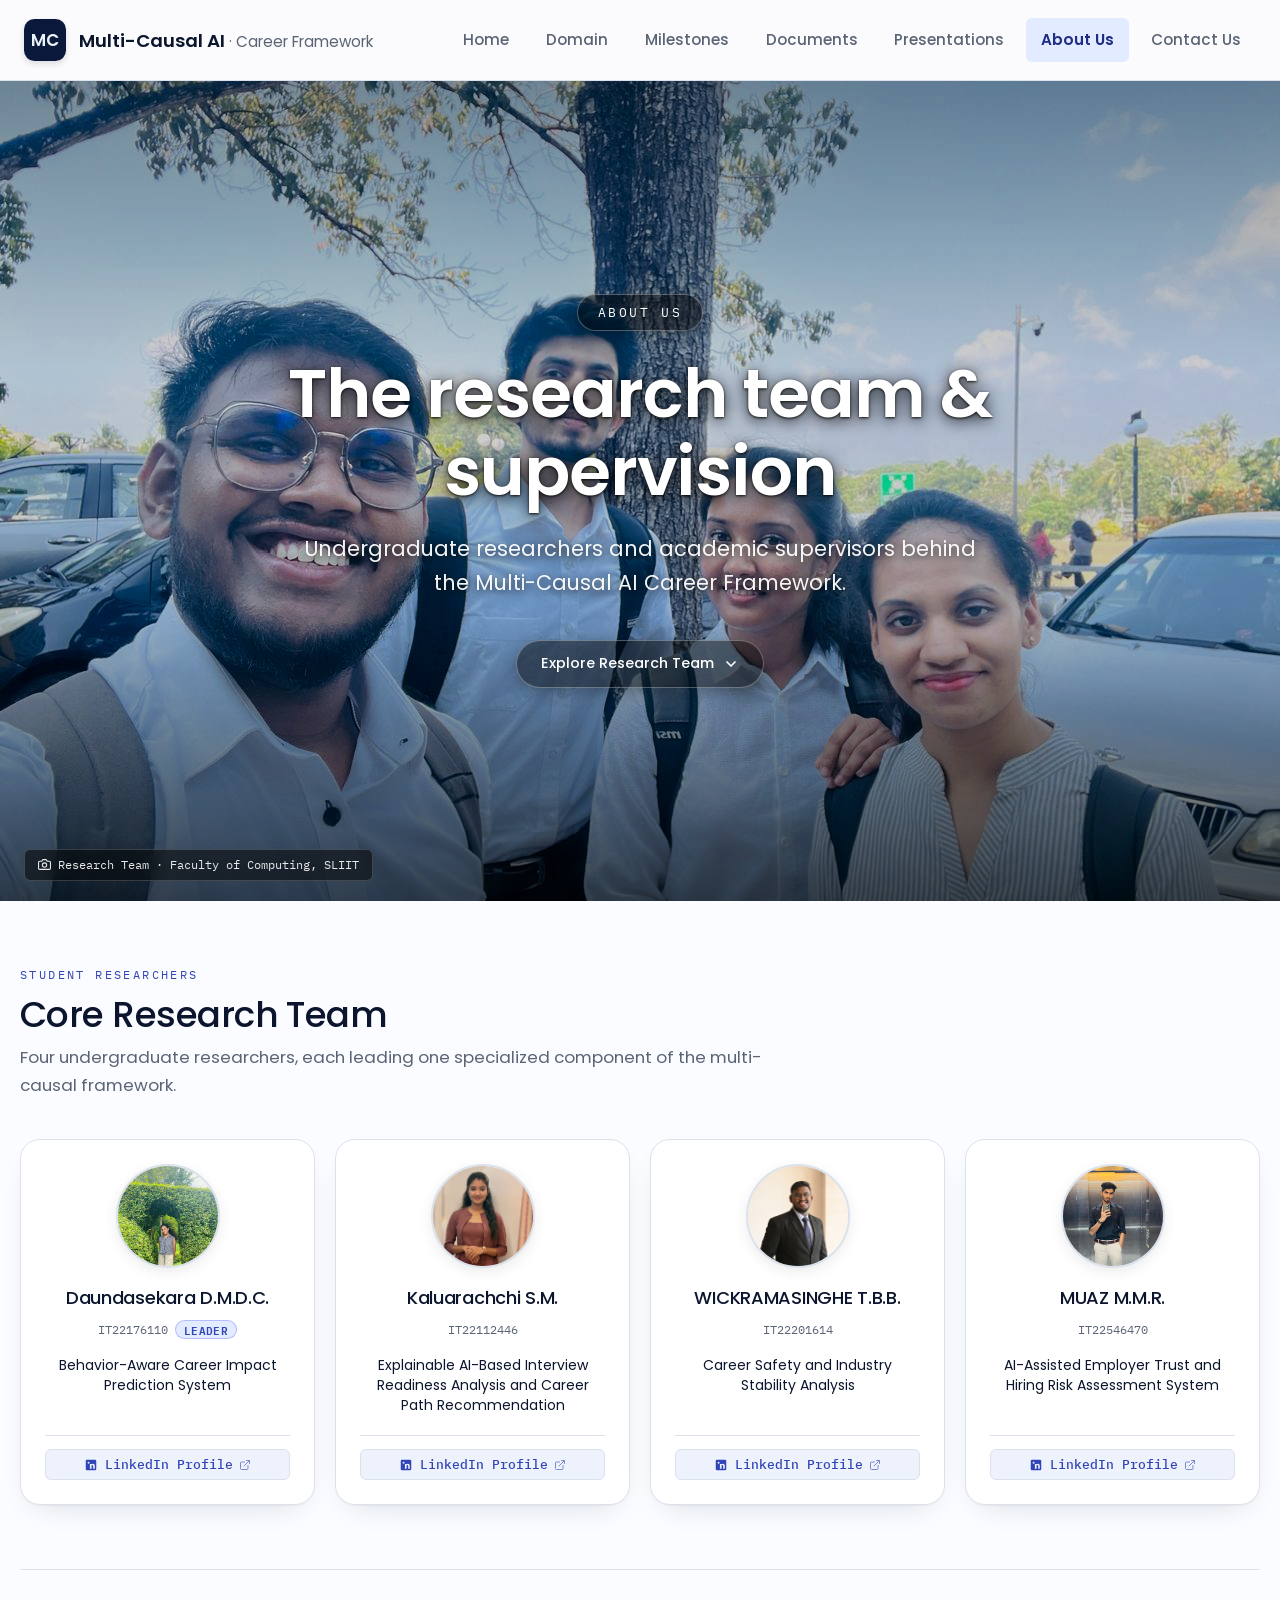
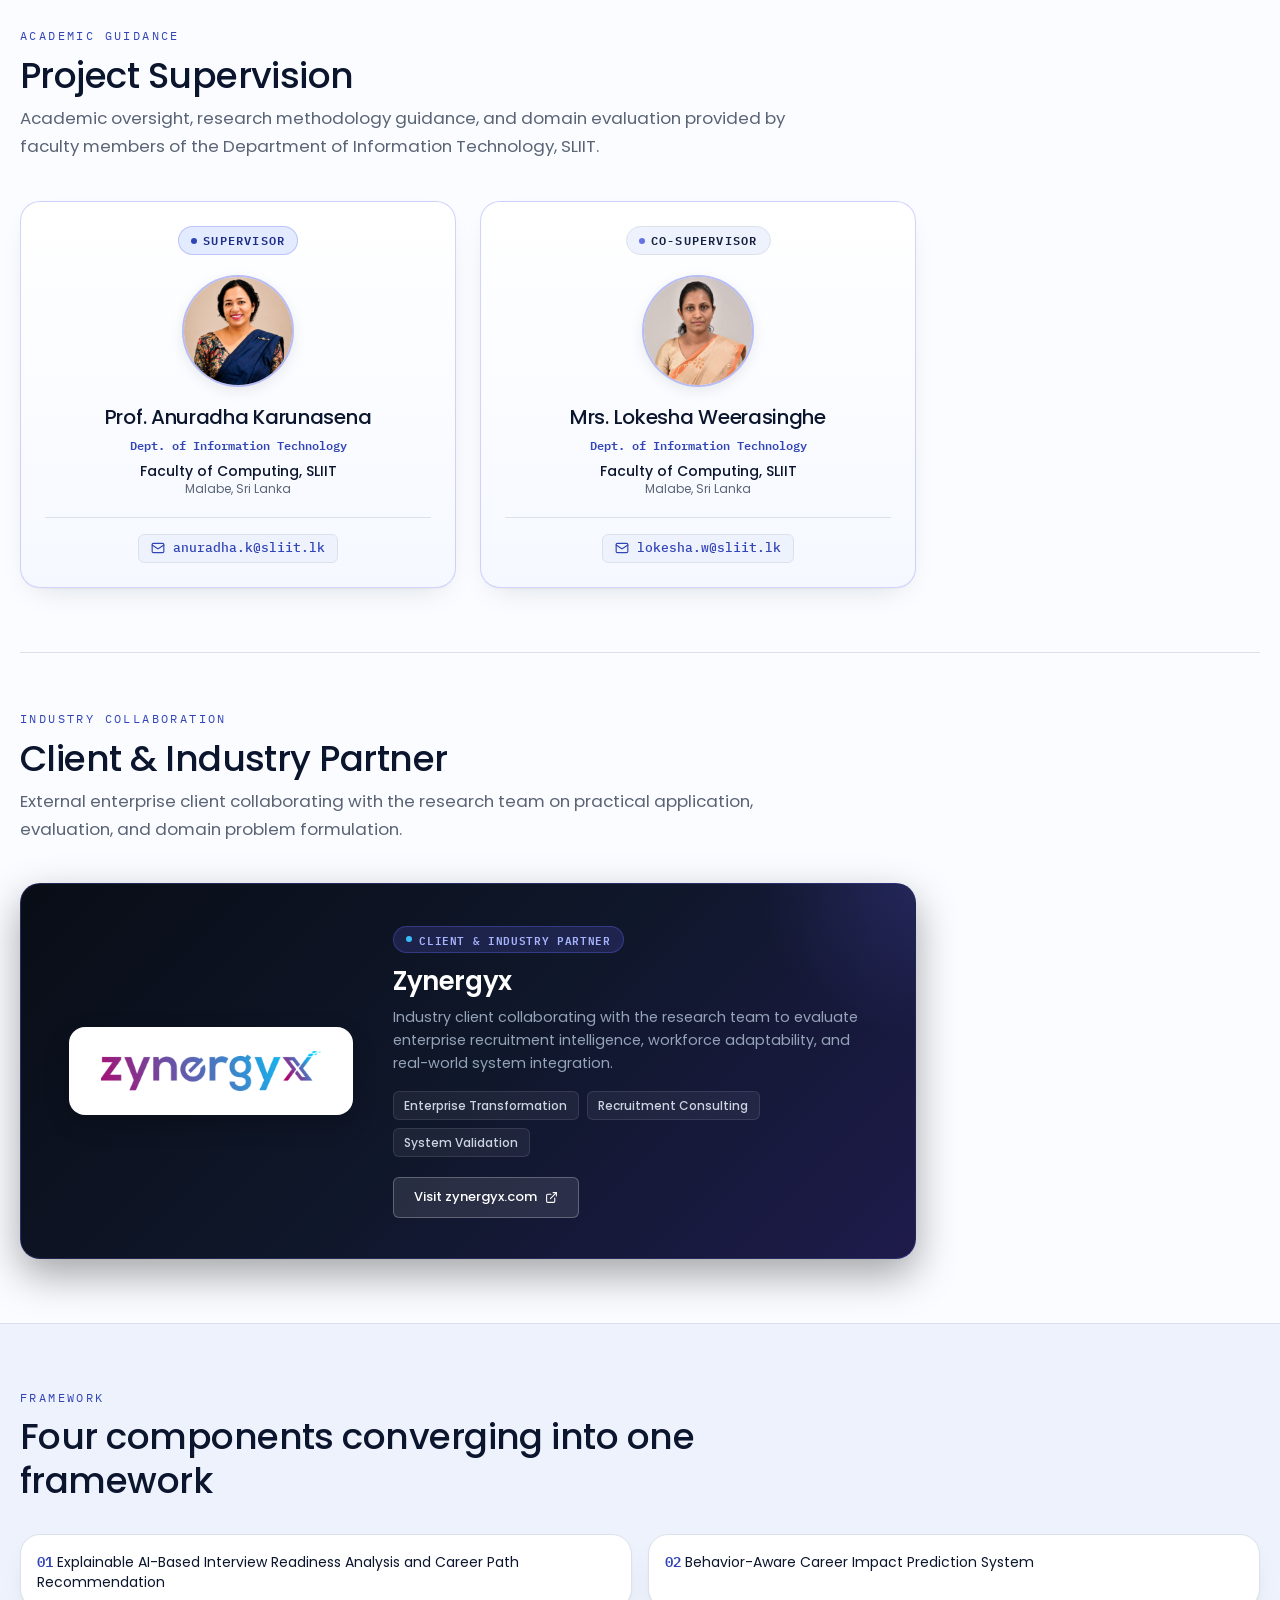
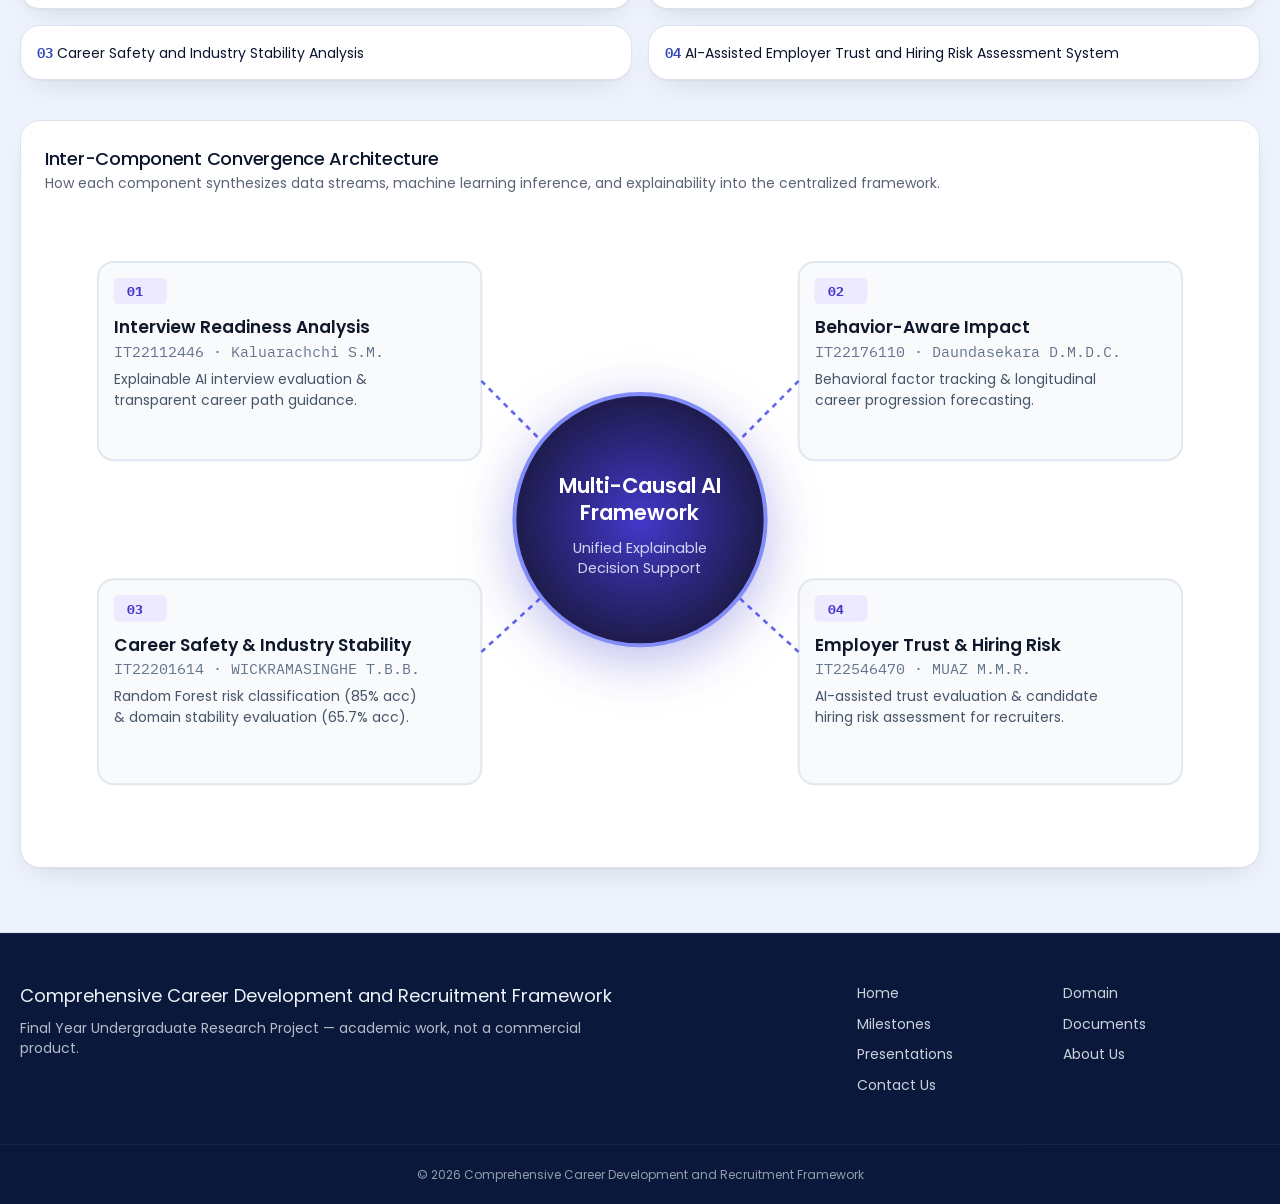
<file: about.html>
<!DOCTYPE html>
<html lang="en">
<head>
  <meta charset="utf-8" />
  <meta name="viewport" content="width=device-width, initial-scale=1" />
  <title>About Us — Multi-Causal AI Career Framework</title>
  <meta name="description" content="Meet the student researchers and academic supervisors behind the framework." />
  <meta property="og:title" content="About Us — Multi-Causal AI Career Framework" />
  <meta property="og:description" content="Meet the student researchers and academic supervisors behind the framework." />
  <meta property="og:type" content="website" />
  <meta name="twitter:card" content="summary" />
  
  <link rel="preconnect" href="https://fonts.googleapis.com" />
  <link rel="preconnect" href="https://fonts.gstatic.com" crossorigin />
  <link rel="stylesheet" href="https://fonts.googleapis.com/css2?family=Poppins:ital,wght@0,300;0,400;0,500;0,600;0,700;1,400&family=IBM+Plex+Mono:wght@400;500;600&display=swap" />
  <link rel="stylesheet" href="css/style.css" />
  <link rel="icon" href="favicon.svg" type="image/svg+xml" />
</head>
<body>
  <!-- Accessible Skip Link -->
  <a href="#main" class="sr-only focus:not-sr-only">Skip to content</a>

  <!-- Header Navigation -->
  <header class="site-header">
    <div class="nav-container">
      <a class="brand-link" href="index.html" aria-label="Multi-Causal AI Career Framework Home">
        <span class="brand-badge" aria-hidden="true">MC</span>
        <span class="brand-title">
          Multi-Causal AI <span class="brand-subtitle">· Career Framework</span>
        </span>
      </a>

      <!-- Desktop Navigation -->
      <nav aria-label="Primary" class="primary-nav">
        <ul class="nav-list">
          <li><a class="nav-item-link" href="index.html">Home</a></li>
          <li><a class="nav-item-link" href="domain.html">Domain</a></li>
          <li><a class="nav-item-link" href="milestones.html">Milestones</a></li>
          <li><a class="nav-item-link" href="documents.html">Documents</a></li>
          <li><a class="nav-item-link" href="presentations.html">Presentations</a></li>
          <li><a class="nav-item-link active" aria-current="page" href="about.html">About Us</a></li>
          <li><a class="nav-item-link" href="contact.html">Contact Us</a></li>
        </ul>
      </nav>

      <!-- Mobile Menu Button -->
      <button id="mobile-menu-btn" class="mobile-menu-btn" aria-expanded="false" aria-controls="mobile-nav" type="button">
        Menu
      </button>
    </div>

    <!-- Mobile Navigation Drawer -->
    <nav id="mobile-nav" class="mobile-nav-panel" aria-label="Mobile Navigation">
      <ul class="mobile-nav-list">
        <li><a class="mobile-nav-link" href="index.html">Home</a></li>
        <li><a class="mobile-nav-link" href="domain.html">Domain</a></li>
        <li><a class="mobile-nav-link" href="milestones.html">Milestones</a></li>
        <li><a class="mobile-nav-link" href="documents.html">Documents</a></li>
        <li><a class="mobile-nav-link" href="presentations.html">Presentations</a></li>
        <li><a class="mobile-nav-link active" href="about.html">About Us</a></li>
        <li><a class="mobile-nav-link" href="contact.html">Contact Us</a></li>
      </ul>
    </nav>
  </header>

  <!-- Main Content Area -->
  <main id="main">
    <!-- Full-Screen Edge-to-Edge Wallpaper Hero (Chrome Wallpaper Style) -->
    <section class="hero-wallpaper">
      <div class="hero-wallpaper-bg" style="background-image: url('assets/about-cover.jpeg');" aria-hidden="true"></div>
      <div class="hero-wallpaper-overlay" aria-hidden="true"></div>
      
      <div class="hero-wallpaper-content reveal">
        <span class="hero-wallpaper-pill">
          About Us
        </span>
        <h1 class="hero-wallpaper-title">
          The research team &amp; supervision
        </h1>
        <p class="hero-wallpaper-desc">
          Undergraduate researchers and academic supervisors behind the Multi-Causal AI Career Framework.
        </p>
        <div>
          <a href="#team" class="hero-wallpaper-scroll" aria-label="Scroll to research team section">
            <span>Explore Research Team</span>
            <svg width="16" height="16" viewBox="0 0 24 24" fill="none" stroke="currentColor" stroke-width="2.5" stroke-linecap="round" stroke-linejoin="round" aria-hidden="true">
              <path d="m6 9 6 6 6-6"/>
            </svg>
          </a>
        </div>
      </div>

      <!-- Bottom Photo Credit (Chrome-Style) -->
      <div class="hero-wallpaper-credit">
        <svg width="13" height="13" viewBox="0 0 24 24" fill="none" stroke="currentColor" stroke-width="2" stroke-linecap="round" stroke-linejoin="round" aria-hidden="true">
          <path d="M23 19a2 2 0 0 1-2 2H3a2 2 0 0 1-2-2V8a2 2 0 0 1 2-2h4l2-3h6l2 3h4a2 2 0 0 1 2 2z"></path>
          <circle cx="12" cy="13" r="4"></circle>
        </svg>
        <span>Research Team · Faculty of Computing, SLIIT</span>
      </div>
    </section>

    <!-- Research Team Members Grid -->
    <section id="team" class="section-wrapper">
      <div class="mb-8 reveal">
        <p class="section-eyebrow">Student Researchers</p>
        <h2 class="section-title" style="margin-bottom: 0.5rem;">Core Research Team</h2>
        <p class="section-desc" style="margin-bottom: 2.5rem;">
          Four undergraduate researchers, each leading one specialized component of the multi-causal framework.
        </p>
      </div>

      <div class="grid gap-5 sm:grid-cols-2 lg:grid-cols-4">
        <!-- Member 1: Leader -->
        <article class="card text-center hover-lift reveal">
          <div class="team-avatar-container mx-auto">
            <img src="assets/team/daundasekara.jpeg" 
                 alt="Portrait of Daundasekara D.M.D.C." 
                 class="team-avatar-img" 
                 loading="lazy" />
          </div>
          <h2 class="mt-4 text-lg font-medium" style="margin-top: 1rem;">Daundasekara D.M.D.C.</h2>
          <div class="team-meta-row">
            <p class="font-mono text-xs text-muted-foreground">IT22176110</p>
            <span class="team-leader-badge">Leader</span>
          </div>
          <p class="mt-3 text-sm text-foreground" style="margin-top: 0.75rem; min-height: 4rem;">
            Behavior-Aware Career Impact Prediction System
          </p>
          <div class="mt-4 pt-3 border-t text-xs" style="margin-top: 1rem; padding-top: 0.85rem; border-top: 1px solid var(--border);">
            <a href="https://www.linkedin.com/in/dineni-daundasekara" 
               target="_blank" 
               rel="noopener noreferrer" 
               class="team-social-link" 
               aria-label="LinkedIn profile for Daundasekara D.M.D.C.">
              <svg width="14" height="14" viewBox="0 0 24 24" fill="currentColor" aria-hidden="true">
                <path d="M19 3a2 2 0 0 1 2 2v14a2 2 0 0 1-2 2H5a2 2 0 0 1-2-2V5a2 2 0 0 1 2-2h14m-.5 15.5v-5.3a3.26 3.26 0 0 0-3.26-3.26c-.85 0-1.84.52-2.28 1.3v-1.11h-2.79v8.37h2.79v-4.93c0-.77.62-1.4 1.39-1.4a1.4 1.4 0 0 1 1.4 1.4v4.93h2.75M6.46 10.9h2.79v8.37H6.46v-8.37M7.86 6.5a1.63 1.63 0 0 0-1.63 1.63c0 .9.73 1.63 1.63 1.63.9 0 1.63-.73 1.63-1.63A1.63 1.63 0 0 0 7.86 6.5Z"/>
              </svg>
              <span>LinkedIn Profile</span>
              <svg width="12" height="12" viewBox="0 0 24 24" fill="none" stroke="currentColor" stroke-width="2" stroke-linecap="round" stroke-linejoin="round" aria-hidden="true" style="opacity: 0.6;">
                <path d="M18 13v6a2 2 0 0 1-2 2H5a2 2 0 0 1-2-2V8a2 2 0 0 1 2-2h6"></path>
                <polyline points="15 3 21 3 21 9"></polyline>
                <line x1="10" y1="14" x2="21" y2="3"></line>
              </svg>
            </a>
          </div>
        </article>

        <!-- Member 2 -->
        <article class="card text-center hover-lift reveal">
          <div class="team-avatar-container mx-auto">
            <img src="assets/team/kaluarachchi.jpeg" 
                 alt="Portrait of Kaluarachchi S.M." 
                 class="team-avatar-img" 
                 loading="lazy" />
          </div>
          <h2 class="mt-4 text-lg font-medium" style="margin-top: 1rem;">Kaluarachchi S.M.</h2>
          <div class="team-meta-row">
            <p class="font-mono text-xs text-muted-foreground">IT22112446</p>
          </div>
          <p class="mt-3 text-sm text-foreground" style="margin-top: 0.75rem; min-height: 4rem;">
            Explainable AI-Based Interview Readiness Analysis and Career Path Recommendation
          </p>
          <div class="mt-4 pt-3 border-t text-xs" style="margin-top: 1rem; padding-top: 0.85rem; border-top: 1px solid var(--border);">
            <a href="https://www.linkedin.com/in/samindi-manodya" 
               target="_blank" 
               rel="noopener noreferrer" 
               class="team-social-link" 
               aria-label="LinkedIn profile for Kaluarachchi S.M.">
              <svg width="14" height="14" viewBox="0 0 24 24" fill="currentColor" aria-hidden="true">
                <path d="M19 3a2 2 0 0 1 2 2v14a2 2 0 0 1-2 2H5a2 2 0 0 1-2-2V5a2 2 0 0 1 2-2h14m-.5 15.5v-5.3a3.26 3.26 0 0 0-3.26-3.26c-.85 0-1.84.52-2.28 1.3v-1.11h-2.79v8.37h2.79v-4.93c0-.77.62-1.4 1.39-1.4a1.4 1.4 0 0 1 1.4 1.4v4.93h2.75M6.46 10.9h2.79v8.37H6.46v-8.37M7.86 6.5a1.63 1.63 0 0 0-1.63 1.63c0 .9.73 1.63 1.63 1.63.9 0 1.63-.73 1.63-1.63A1.63 1.63 0 0 0 7.86 6.5Z"/>
              </svg>
              <span>LinkedIn Profile</span>
              <svg width="12" height="12" viewBox="0 0 24 24" fill="none" stroke="currentColor" stroke-width="2" stroke-linecap="round" stroke-linejoin="round" aria-hidden="true" style="opacity: 0.6;">
                <path d="M18 13v6a2 2 0 0 1-2 2H5a2 2 0 0 1-2-2V8a2 2 0 0 1 2-2h6"></path>
                <polyline points="15 3 21 3 21 9"></polyline>
                <line x1="10" y1="14" x2="21" y2="3"></line>
              </svg>
            </a>
          </div>
        </article>

        <!-- Member 3 -->
        <article class="card text-center hover-lift reveal">
          <div class="team-avatar-container mx-auto">
            <img src="assets/team/wickramasinghe.jpg" 
                 alt="Portrait of WICKRAMASINGHE T.B.B." 
                 class="team-avatar-img" 
                 loading="lazy" />
          </div>
          <h2 class="mt-4 text-lg font-medium" style="margin-top: 1rem;">WICKRAMASINGHE T.B.B.</h2>
          <div class="team-meta-row">
            <p class="font-mono text-xs text-muted-foreground">IT22201614</p>
          </div>
          <p class="mt-3 text-sm text-foreground" style="margin-top: 0.75rem; min-height: 4rem;">
            Career Safety and Industry Stability Analysis
          </p>
          <div class="mt-4 pt-3 border-t text-xs" style="margin-top: 1rem; padding-top: 0.85rem; border-top: 1px solid var(--border);">
            <a href="https://www.linkedin.com/in/thidas-wickramasinghe" 
               target="_blank" 
               rel="noopener noreferrer" 
               class="team-social-link" 
               aria-label="LinkedIn profile for WICKRAMASINGHE T.B.B.">
              <svg width="14" height="14" viewBox="0 0 24 24" fill="currentColor" aria-hidden="true">
                <path d="M19 3a2 2 0 0 1 2 2v14a2 2 0 0 1-2 2H5a2 2 0 0 1-2-2V5a2 2 0 0 1 2-2h14m-.5 15.5v-5.3a3.26 3.26 0 0 0-3.26-3.26c-.85 0-1.84.52-2.28 1.3v-1.11h-2.79v8.37h2.79v-4.93c0-.77.62-1.4 1.39-1.4a1.4 1.4 0 0 1 1.4 1.4v4.93h2.75M6.46 10.9h2.79v8.37H6.46v-8.37M7.86 6.5a1.63 1.63 0 0 0-1.63 1.63c0 .9.73 1.63 1.63 1.63.9 0 1.63-.73 1.63-1.63A1.63 1.63 0 0 0 7.86 6.5Z"/>
              </svg>
              <span>LinkedIn Profile</span>
              <svg width="12" height="12" viewBox="0 0 24 24" fill="none" stroke="currentColor" stroke-width="2" stroke-linecap="round" stroke-linejoin="round" aria-hidden="true" style="opacity: 0.6;">
                <path d="M18 13v6a2 2 0 0 1-2 2H5a2 2 0 0 1-2-2V8a2 2 0 0 1 2-2h6"></path>
                <polyline points="15 3 21 3 21 9"></polyline>
                <line x1="10" y1="14" x2="21" y2="3"></line>
              </svg>
            </a>
          </div>
        </article>

        <!-- Member 4 -->
        <article class="card text-center hover-lift reveal">
          <div class="team-avatar-container mx-auto">
            <img src="assets/team/muaz.jpeg" 
                 alt="Portrait of MUAZ M.M.R." 
                 class="team-avatar-img" 
                 loading="lazy" />
          </div>
          <h2 class="mt-4 text-lg font-medium" style="margin-top: 1rem;">MUAZ M.M.R.</h2>
          <div class="team-meta-row">
            <p class="font-mono text-xs text-muted-foreground">IT22546470</p>
          </div>
          <p class="mt-3 text-sm text-foreground" style="margin-top: 0.75rem; min-height: 4rem;">
            AI-Assisted Employer Trust and Hiring Risk Assessment System
          </p>
          <div class="mt-4 pt-3 border-t text-xs" style="margin-top: 1rem; padding-top: 0.85rem; border-top: 1px solid var(--border);">
            <a href="https://www.linkedin.com/in/rahmi-muaz/" 
               target="_blank" 
               rel="noopener noreferrer" 
               class="team-social-link" 
               aria-label="LinkedIn profile for MUAZ M.M.R.">
              <svg width="14" height="14" viewBox="0 0 24 24" fill="currentColor" aria-hidden="true">
                <path d="M19 3a2 2 0 0 1 2 2v14a2 2 0 0 1-2 2H5a2 2 0 0 1-2-2V5a2 2 0 0 1 2-2h14m-.5 15.5v-5.3a3.26 3.26 0 0 0-3.26-3.26c-.85 0-1.84.52-2.28 1.3v-1.11h-2.79v8.37h2.79v-4.93c0-.77.62-1.4 1.39-1.4a1.4 1.4 0 0 1 1.4 1.4v4.93h2.75M6.46 10.9h2.79v8.37H6.46v-8.37M7.86 6.5a1.63 1.63 0 0 0-1.63 1.63c0 .9.73 1.63 1.63 1.63.9 0 1.63-.73 1.63-1.63A1.63 1.63 0 0 0 7.86 6.5Z"/>
              </svg>
              <span>LinkedIn Profile</span>
              <svg width="12" height="12" viewBox="0 0 24 24" fill="none" stroke="currentColor" stroke-width="2" stroke-linecap="round" stroke-linejoin="round" aria-hidden="true" style="opacity: 0.6;">
                <path d="M18 13v6a2 2 0 0 1-2 2H5a2 2 0 0 1-2-2V8a2 2 0 0 1 2-2h6"></path>
                <polyline points="15 3 21 3 21 9"></polyline>
                <line x1="10" y1="14" x2="21" y2="3"></line>
              </svg>
            </a>
          </div>
        </article>
      </div>

      <!-- Project Supervision Section -->
      <div class="mt-16 pt-12" style="margin-top: 4rem; padding-top: 3.5rem; border-top: 1px solid var(--border);">
        <div class="mb-8 reveal">
          <p class="section-eyebrow">Academic Guidance</p>
          <h2 class="section-title" style="margin-bottom: 0.5rem;">Project Supervision</h2>
          <p class="section-desc" style="margin-bottom: 2.5rem;">
            Academic oversight, research methodology guidance, and domain evaluation provided by faculty members of the Department of Information Technology, SLIIT.
          </p>
        </div>

        <div class="grid gap-6 md:grid-cols-2 max-w-4xl mx-auto">
          <!-- Supervisor -->
          <article class="card supervisor-card text-center hover-lift reveal">
            <div style="margin-bottom: 1.25rem;">
              <span class="badge-tag" style="background-color: var(--accent); color: var(--accent-foreground); border-color: rgba(99, 102, 241, 0.3); font-weight: 600; display: inline-flex; align-items: center; gap: 0.4rem;">
                <span class="dot-indicator" style="background-color: var(--primary);"></span>
                Supervisor
              </span>
            </div>

            <div class="team-avatar-container team-avatar-supervisor mx-auto">
              <img src="assets/team/supervisor-anuradha.jpg" 
                   alt="Portrait of Prof. Anuradha Karunasena" 
                   class="team-avatar-img" 
                   loading="lazy" />
            </div>

            <h3 class="mt-4 text-xl font-medium" style="margin-top: 1rem; font-family: var(--font-display);">Prof. Anuradha Karunasena</h3>
            <p class="font-mono text-xs text-primary mt-1" style="font-weight: 600; margin-top: 0.35rem;">Dept. of Information Technology</p>
            <p class="text-sm text-foreground mt-2" style="font-weight: 500; margin-top: 0.5rem;">Faculty of Computing, SLIIT</p>
            <p class="text-xs text-muted-foreground mt-0.5">Malabe, Sri Lanka</p>

            <div class="mt-5 border-t pt-4 text-xs" style="margin-top: 1.25rem; padding-top: 1rem; border-top: 1px solid var(--border);">
              <a href="mailto:anuradha.k@sliit.lk" 
                 class="supervisor-email-link"
                 aria-label="Email Prof. Anuradha Karunasena at anuradha.k@sliit.lk">
                <svg width="14" height="14" viewBox="0 0 24 24" fill="none" stroke="currentColor" stroke-width="2" stroke-linecap="round" stroke-linejoin="round" aria-hidden="true">
                  <rect width="20" height="16" x="2" y="4" rx="2"></rect>
                  <path d="m22 7-8.97 5.7a1.94 1.94 0 0 1-2.06 0L2 7"></path>
                </svg>
                <span>anuradha.k@sliit.lk</span>
              </a>
            </div>
          </article>

          <!-- Co-Supervisor -->
          <article class="card supervisor-card text-center hover-lift reveal">
            <div style="margin-bottom: 1.25rem;">
              <span class="badge-tag" style="background-color: var(--secondary); color: var(--secondary-foreground); border-color: var(--border); font-weight: 600; display: inline-flex; align-items: center; gap: 0.4rem;">
                <span class="dot-indicator" style="background-color: var(--indigo);"></span>
                Co-Supervisor
              </span>
            </div>

            <div class="team-avatar-container team-avatar-supervisor mx-auto">
              <img src="assets/team/cosupervisor-lokesha.jpg" 
                   alt="Portrait of Mrs. Lokesha Weerasinghe" 
                   class="team-avatar-img" 
                   loading="lazy" />
            </div>

            <h3 class="mt-4 text-xl font-medium" style="margin-top: 1rem; font-family: var(--font-display);">Mrs. Lokesha Weerasinghe</h3>
            <p class="font-mono text-xs text-primary mt-1" style="font-weight: 600; margin-top: 0.35rem;">Dept. of Information Technology</p>
            <p class="text-sm text-foreground mt-2" style="font-weight: 500; margin-top: 0.5rem;">Faculty of Computing, SLIIT</p>
            <p class="text-xs text-muted-foreground mt-0.5">Malabe, Sri Lanka</p>

            <div class="mt-5 border-t pt-4 text-xs" style="margin-top: 1.25rem; padding-top: 1rem; border-top: 1px solid var(--border);">
              <a href="mailto:lokesha.w@sliit.lk" 
                 class="supervisor-email-link"
                 aria-label="Email Mrs. Lokesha Weerasinghe at lokesha.w@sliit.lk">
                <svg width="14" height="14" viewBox="0 0 24 24" fill="none" stroke="currentColor" stroke-width="2" stroke-linecap="round" stroke-linejoin="round" aria-hidden="true">
                  <rect width="20" height="16" x="2" y="4" rx="2"></rect>
                  <path d="m22 7-8.97 5.7a1.94 1.94 0 0 1-2.06 0L2 7"></path>
                </svg>
                <span>lokesha.w@sliit.lk</span>
              </a>
            </div>
          </article>
        </div>
      </div>

      <!-- Industry Client & Partner Section -->
      <div class="mt-16 pt-12" style="margin-top: 4rem; padding-top: 3.5rem; border-top: 1px solid var(--border);">
        <div class="mb-8 reveal">
          <p class="section-eyebrow">Industry Collaboration</p>
          <h2 class="section-title" style="margin-bottom: 0.5rem;">Client &amp; Industry Partner</h2>
          <p class="section-desc" style="margin-bottom: 2.5rem;">
            External enterprise client collaborating with the research team on practical application, evaluation, and domain problem formulation.
          </p>
        </div>

        <div class="max-w-4xl mx-auto reveal">
          <div class="partner-section-card">
            <a href="https://zynergyx.com/" target="_blank" rel="noopener noreferrer" class="partner-logo-wrapper" aria-label="Visit Zynergyx website">
              <picture>
                <source srcset="assets/zynergyx-logo.webp" type="image/webp">
                <img src="assets/zynergyx-logo.png" alt="Zynergyx Logo" class="partner-logo-img" loading="lazy" />
              </picture>
            </a>
            <div>
              <span class="partner-badge-pill">
                <span class="dot-indicator" style="background-color: #38bdf8; width: 6px; height: 6px; border-radius: 50%;"></span>
                Client &amp; Industry Partner
              </span>
              <h3 class="partner-card-title">Zynergyx</h3>
              <p class="partner-card-desc">
                Industry client collaborating with the research team to evaluate enterprise recruitment intelligence, workforce adaptability, and real-world system integration.
              </p>
              <div class="partner-tags-container">
                <span class="partner-tag-pill">Enterprise Transformation</span>
                <span class="partner-tag-pill">Recruitment Consulting</span>
                <span class="partner-tag-pill">System Validation</span>
              </div>
              <a href="https://zynergyx.com/" target="_blank" rel="noopener noreferrer" class="partner-visit-btn">
                <span>Visit zynergyx.com</span>
                <svg width="13" height="13" viewBox="0 0 24 24" fill="none" stroke="currentColor" stroke-width="2" stroke-linecap="round" stroke-linejoin="round" aria-hidden="true">
                  <path d="M18 13v6a2 2 0 0 1-2 2H5a2 2 0 0 1-2-2V8a2 2 0 0 1 2-2h6"></path>
                  <polyline points="15 3 21 3 21 9"></polyline>
                  <line x1="10" y1="14" x2="21" y2="3"></line>
                </svg>
              </a>
            </div>
          </div>
        </div>
      </div>
    </section>

    <!-- Component Convergence Diagram & Architecture Relationship -->
    <div class="bg-secondary-section">
      <section class="section-wrapper">
        <p class="section-eyebrow">Framework</p>
        <h2 class="section-title">Four components converging into one framework</h2>
        
        <!-- Four Components Grid Overview -->
        <div class="grid gap-4 md:grid-cols-2" style="margin-bottom: 2.5rem;">
          <div class="card hover-lift p-4 text-sm" style="padding: 1rem;">
            <span class="font-mono text-primary font-semibold">01</span> Explainable AI-Based Interview Readiness Analysis and Career Path Recommendation
          </div>
          <div class="card hover-lift p-4 text-sm" style="padding: 1rem;">
            <span class="font-mono text-primary font-semibold">02</span> Behavior-Aware Career Impact Prediction System
          </div>
          <div class="card hover-lift p-4 text-sm" style="padding: 1rem;">
            <span class="font-mono text-primary font-semibold">03</span> Career Safety and Industry Stability Analysis
          </div>
          <div class="card hover-lift p-4 text-sm" style="padding: 1rem;">
            <span class="font-mono text-primary font-semibold">04</span> AI-Assisted Employer Trust and Hiring Risk Assessment System
          </div>
        </div>

        <!-- High-Precision Convergence Schematic Diagram -->
        <div class="card p-6 reveal" style="padding: 1.5rem;">
          <h3 class="text-lg font-medium mb-2">Inter-Component Convergence Architecture</h3>
          <p class="text-sm text-muted-foreground mb-4" style="margin-bottom: 1rem;">
            How each component synthesizes data streams, machine learning inference, and explainability into the centralized framework.
          </p>
          <figure class="w-full" style="display: block; overflow: hidden; border-radius: var(--radius-sm);">
            <svg xmlns="http://www.w3.org/2000/svg" viewBox="0 0 900 480" width="100%" height="100%" style="background-color: #ffffff; border-radius: 12px; font-family: 'Poppins', -apple-system, sans-serif; display: block;">
              <style>
                .comp-box { rx: 12; stroke-width: 1.5; transition: all 0.2s ease; }
                .comp-title { font-size: 13px; font-weight: 600; fill: #0f172a; }
                .comp-sub { font-size: 11px; fill: #64748b; font-family: 'IBM Plex Mono', monospace; }
                .comp-desc { font-size: 10.5px; fill: #475569; }
                .center-title { font-family: 'Poppins', sans-serif; font-size: 16px; font-weight: 600; fill: #ffffff; text-anchor: middle; }
                .center-sub { font-size: 11px; fill: #e0e7ff; text-anchor: middle; opacity: 0.9; }
                .arrow-line { stroke: #6366f1; stroke-width: 2; stroke-dasharray: 4,4; }
              </style>

              <defs>
                <marker id="arrow" viewBox="0 0 10 10" refX="6" refY="5" markerWidth="6" markerHeight="6" orient="auto-start-reverse">
                  <path d="M 0 1 L 8 5 L 0 9 z" fill="#6366f1" />
                </marker>
                <radialGradient id="hubGrad" cx="50%" cy="50%" r="50%">
                  <stop offset="0%" stop-color="#4338ca"/>
                  <stop offset="100%" stop-color="#1e1b4b"/>
                </radialGradient>
              </defs>

              <!-- Component 1: Interview Readiness -->
              <rect x="40" y="40" width="290" height="150" class="comp-box" fill="#f8fafc" stroke="#e2e8f0" />
              <rect x="52" y="52" width="40" height="20" rx="4" fill="#ede9fe" />
              <text x="62" y="66" fill="#4338ca" font-size="10" font-weight="700" font-family="'IBM Plex Mono', monospace">01</text>
              <text x="52" y="94" class="comp-title">Interview Readiness Analysis</text>
              <text x="52" y="112" class="comp-sub">IT22112446 · Kaluarachchi S.M.</text>
              <text x="52" y="132" class="comp-desc">Explainable AI interview evaluation &amp;</text>
              <text x="52" y="148" class="comp-desc">transparent career path guidance.</text>

              <!-- Component 2: Behavior-Aware Impact -->
              <rect x="570" y="40" width="290" height="150" class="comp-box" fill="#f8fafc" stroke="#e2e8f0" />
              <rect x="582" y="52" width="40" height="20" rx="4" fill="#ede9fe" />
              <text x="592" y="66" fill="#4338ca" font-size="10" font-weight="700" font-family="'IBM Plex Mono', monospace">02</text>
              <text x="582" y="94" class="comp-title">Behavior-Aware Impact</text>
              <text x="582" y="112" class="comp-sub">IT22176110 · Daundasekara D.M.D.C.</text>
              <text x="582" y="132" class="comp-desc">Behavioral factor tracking &amp; longitudinal</text>
              <text x="582" y="148" class="comp-desc">career progression forecasting.</text>

              <!-- Component 3: Career Safety & Industry Stability -->
              <rect x="40" y="280" width="290" height="155" class="comp-box" fill="#f8fafc" stroke="#e2e8f0" />
              <rect x="52" y="292" width="40" height="20" rx="4" fill="#ede9fe" />
              <text x="62" y="306" fill="#4338ca" font-size="10" font-weight="700" font-family="'IBM Plex Mono', monospace">03</text>
              <text x="52" y="334" class="comp-title">Career Safety &amp; Industry Stability</text>
              <text x="52" y="352" class="comp-sub">IT22201614 · WICKRAMASINGHE T.B.B.</text>
              <text x="52" y="372" class="comp-desc">Random Forest risk classification (85% acc)</text>
              <text x="52" y="388" class="comp-desc">&amp; domain stability evaluation (65.7% acc).</text>

              <!-- Component 4: Employer Trust & Hiring Risk -->
              <rect x="570" y="280" width="290" height="155" class="comp-box" fill="#f8fafc" stroke="#e2e8f0" />
              <rect x="582" y="292" width="40" height="20" rx="4" fill="#ede9fe" />
              <text x="592" y="306" fill="#4338ca" font-size="10" font-weight="700" font-family="'IBM Plex Mono', monospace">04</text>
              <text x="582" y="334" class="comp-title">Employer Trust &amp; Hiring Risk</text>
              <text x="582" y="352" class="comp-sub">IT22546470 · MUAZ M.M.R.</text>
              <text x="582" y="372" class="comp-desc">AI-assisted trust evaluation &amp; candidate</text>
              <text x="582" y="388" class="comp-desc">hiring risk assessment for recruiters.</text>

              <!-- Connecting Arrows to Center -->
              <line x1="330" y1="130" x2="385" y2="185" class="arrow-line" marker-end="url(#arrow)" />
              <line x1="570" y1="130" x2="515" y2="185" class="arrow-line" marker-end="url(#arrow)" />
              <line x1="330" y1="335" x2="385" y2="285" class="arrow-line" marker-end="url(#arrow)" />
              <line x1="570" y1="335" x2="515" y2="285" class="arrow-line" marker-end="url(#arrow)" />

              <!-- Center Core Framework Circle -->
              <circle cx="450" cy="235" r="95" fill="url(#hubGrad)" stroke="#818cf8" stroke-width="3" filter="drop-shadow(0 10px 20px rgba(67, 56, 202, 0.35))" />
              <text x="450" y="215" class="center-title">Multi-Causal AI</text>
              <text x="450" y="235" class="center-title" font-size="13px">Framework</text>
              <text x="450" y="260" class="center-sub">Unified Explainable</text>
              <text x="450" y="275" class="center-sub">Decision Support</text>
            </svg>
          </figure>
        </div>
      </section>
    </div>
  </main>

  <!-- Global Footer -->
  <footer class="site-footer">
    <div class="footer-inner">
      <div>
        <p class="font-display text-lg">Comprehensive Career Development and Recruitment Framework</p>
        <p class="mt-2 max-w-xl text-sm opacity-70" style="margin-top: 0.5rem; opacity: 0.75;">
          Final Year Undergraduate Research Project — academic work, not a commercial product.
        </p>
      </div>
      <ul class="footer-nav-grid" aria-label="Footer Navigation">
        <li><a href="index.html">Home</a></li>
        <li><a href="domain.html">Domain</a></li>
        <li><a href="milestones.html">Milestones</a></li>
        <li><a href="documents.html">Documents</a></li>
        <li><a href="presentations.html">Presentations</a></li>
        <li><a href="about.html">About Us</a></li>
        <li><a href="contact.html">Contact Us</a></li>
      </ul>
    </div>
    <div class="footer-bottom">
      © 2026 Comprehensive Career Development and Recruitment Framework
    </div>
  </footer>

  <script src="js/main.js"></script>
</body>
</html>
</file>
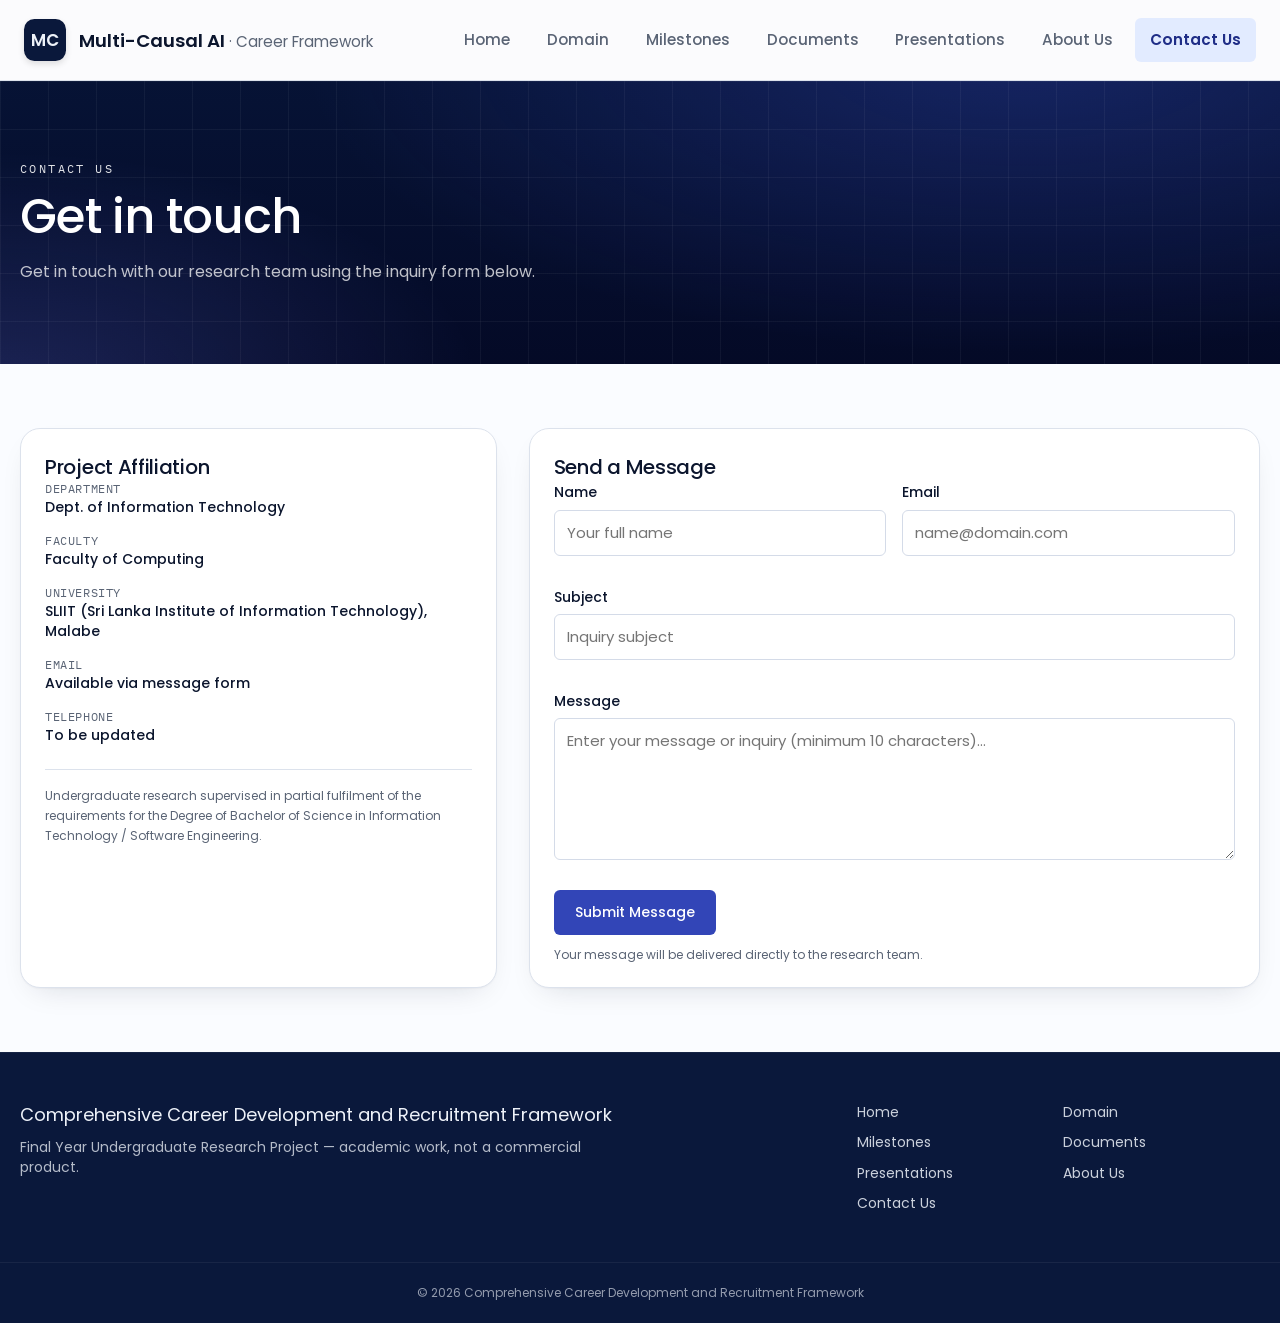
<file: contact.html>
<!DOCTYPE html>
<html lang="en">
<head>
  <meta charset="utf-8" />
  <meta name="viewport" content="width=device-width, initial-scale=1" />
  <title>Contact Us — Multi-Causal AI Career Framework</title>
  <meta name="description" content="Get in touch with the research team." />
  <meta property="og:title" content="Contact Us — Multi-Causal AI Career Framework" />
  <meta property="og:description" content="Get in touch with the research team." />
  <meta property="og:type" content="website" />
  <meta name="twitter:card" content="summary" />
  
  <link rel="preconnect" href="https://fonts.googleapis.com" />
  <link rel="preconnect" href="https://fonts.gstatic.com" crossorigin />
  <link rel="stylesheet" href="https://fonts.googleapis.com/css2?family=Poppins:ital,wght@0,300;0,400;0,500;0,600;0,700;1,400&family=IBM+Plex+Mono:wght@400;500;600&display=swap" />
  <link rel="stylesheet" href="css/style.css" />
  <link rel="icon" href="favicon.svg" type="image/svg+xml" />
</head>
<body>
  <!-- Accessible Skip Link -->
  <a href="#main" class="sr-only focus:not-sr-only">Skip to content</a>

  <!-- Header Navigation -->
  <header class="site-header">
    <div class="nav-container">
      <a class="brand-link" href="index.html" aria-label="Multi-Causal AI Career Framework Home">
        <span class="brand-badge" aria-hidden="true">MC</span>
        <span class="brand-title">
          Multi-Causal AI <span class="brand-subtitle">· Career Framework</span>
        </span>
      </a>

      <!-- Desktop Navigation -->
      <nav aria-label="Primary" class="primary-nav">
        <ul class="nav-list">
          <li><a class="nav-item-link" href="index.html">Home</a></li>
          <li><a class="nav-item-link" href="domain.html">Domain</a></li>
          <li><a class="nav-item-link" href="milestones.html">Milestones</a></li>
          <li><a class="nav-item-link" href="documents.html">Documents</a></li>
          <li><a class="nav-item-link" href="presentations.html">Presentations</a></li>
          <li><a class="nav-item-link" href="about.html">About Us</a></li>
          <li><a class="nav-item-link active" aria-current="page" href="contact.html">Contact Us</a></li>
        </ul>
      </nav>

      <!-- Mobile Menu Button -->
      <button id="mobile-menu-btn" class="mobile-menu-btn" aria-expanded="false" aria-controls="mobile-nav" type="button">
        Menu
      </button>
    </div>

    <!-- Mobile Navigation Drawer -->
    <nav id="mobile-nav" class="mobile-nav-panel" aria-label="Mobile Navigation">
      <ul class="mobile-nav-list">
        <li><a class="mobile-nav-link" href="index.html">Home</a></li>
        <li><a class="mobile-nav-link" href="domain.html">Domain</a></li>
        <li><a class="mobile-nav-link" href="milestones.html">Milestones</a></li>
        <li><a class="mobile-nav-link" href="documents.html">Documents</a></li>
        <li><a class="mobile-nav-link" href="presentations.html">Presentations</a></li>
        <li><a class="mobile-nav-link" href="about.html">About Us</a></li>
        <li><a class="mobile-nav-link active" href="contact.html">Contact Us</a></li>
      </ul>
    </nav>
  </header>

  <!-- Main Content Area -->
  <main id="main">
    <!-- Page Hero Banner -->
    <section class="hero-bg">
      <div class="grid-lines" aria-hidden="true"></div>
      <div class="reveal max-w-7xl px-5 py-20 hero-content">
        <p class="font-mono text-xs uppercase tracking-eyebrow opacity-70">Contact Us</p>
        <h1 class="mt-3 max-w-3xl text-4xl md:text-5xl font-medium" style="margin-top: 0.75rem; color: #ffffff;">
          Get in touch
        </h1>
        <p class="mt-4 max-w-2xl text-base opacity-75" style="margin-top: 1rem; opacity: 0.85;">
          Get in touch with our research team using the inquiry form below.
        </p>
      </div>
    </section>

    <!-- Contact Information & Form Grid -->
    <section class="section-wrapper">
      <div class="grid gap-8 lg:grid-cols-5 items-start">
        <!-- University / Project Metadata Card -->
        <aside class="card lg:col-span-2 reveal">
          <h2 class="text-xl font-medium mb-4">Project Affiliation</h2>
          <dl class="space-y-4 text-sm" style="display: grid; gap: 1rem;">
            <div>
              <dt class="text-xs text-muted-foreground uppercase tracking-wider font-mono">Department</dt>
              <dd class="mt-1 font-medium text-foreground">Dept. of Information Technology</dd>
            </div>
            <div>
              <dt class="text-xs text-muted-foreground uppercase tracking-wider font-mono">Faculty</dt>
              <dd class="mt-1 font-medium text-foreground">Faculty of Computing</dd>
            </div>
            <div>
              <dt class="text-xs text-muted-foreground uppercase tracking-wider font-mono">University</dt>
              <dd class="mt-1 font-medium text-foreground">SLIIT (Sri Lanka Institute of Information Technology), Malabe</dd>
            </div>
            <div>
              <dt class="text-xs text-muted-foreground uppercase tracking-wider font-mono">Email</dt>
              <dd class="mt-1 font-medium text-foreground">
                Available via message form
              </dd>
            </div>
            <div>
              <dt class="text-xs text-muted-foreground uppercase tracking-wider font-mono">Telephone</dt>
              <dd class="mt-1 font-medium text-foreground">To be updated</dd>
            </div>
          </dl>
          <div class="mt-6 border-t pt-4 text-xs text-muted-foreground" style="margin-top: 1.5rem; padding-top: 1rem; border-top: 1px solid var(--border);">
            <p>
              Undergraduate research supervised in partial fulfilment of the requirements for the Degree of Bachelor of Science in Information Technology / Software Engineering.
            </p>
          </div>
        </aside>

        <!-- Interactive Contact Form -->
        <section class="card lg:col-span-3 reveal" aria-labelledby="form-heading">
          <h2 id="form-heading" class="text-xl font-medium mb-4">Send a Message</h2>
          
          <form id="contact-form" class="space-y-4" novalidate style="display: grid; gap: 1.25rem;">
            <input type="hidden" name="_captcha" value="false" />
            <input type="hidden" name="_template" value="table" />
            <input type="hidden" name="_subject" id="form-subject-hidden" value="[Research Portfolio] New Contact Inquiry" />
            <div class="grid gap-4 sm:grid-cols-2">
              <!-- Name Input -->
              <div class="form-group">
                <label for="name" class="form-label">Name</label>
                <input id="name" name="name" type="text" class="form-input" placeholder="Your full name" aria-describedby="name-err" required />
                <p id="name-err" class="error-text" role="alert"></p>
              </div>

              <!-- Email Input -->
              <div class="form-group">
                <label for="email" class="form-label">Email</label>
                <input id="email" name="email" type="email" class="form-input" placeholder="name@domain.com" aria-describedby="email-err" required />
                <p id="email-err" class="error-text" role="alert"></p>
              </div>
            </div>

            <!-- Subject Input -->
            <div class="form-group">
              <label for="subject" class="form-label">Subject</label>
              <input id="subject" name="subject" type="text" class="form-input" placeholder="Inquiry subject" aria-describedby="subject-err" required />
              <p id="subject-err" class="error-text" role="alert"></p>
            </div>

            <!-- Message Input -->
            <div class="form-group">
              <label for="message" class="form-label">Message</label>
              <textarea id="message" name="message" rows="5" class="form-textarea" placeholder="Enter your message or inquiry (minimum 10 characters)..." aria-describedby="message-err" required></textarea>
              <p id="message-err" class="error-text" role="alert"></p>
            </div>

            <!-- Submit Button & Disclaimer -->
            <div>
              <button id="submit-btn" type="submit" class="btn btn-primary px-6 py-2.5">
                Submit Message
              </button>
              <p class="text-xs text-muted-foreground mt-3" style="margin-top: 0.75rem;">
                Your message will be delivered directly to the research team.
              </p>
            </div>

            <!-- Success State Banner -->
            <div id="contact-alert-success" class="alert-box alert-success" style="display: none;" role="status" aria-live="polite">
              <p id="contact-alert-success-msg">
                ✓ Thank you! Your message has been sent successfully. We will get back to you soon.
              </p>
            </div>

            <!-- Error State Banner -->
            <div id="contact-alert-error" class="alert-box alert-error" style="display: none; margin-top: 1rem;" role="status" aria-live="polite">
              <p id="contact-alert-error-msg">
                Unable to send message automatically. Please try again later.
              </p>
            </div>
          </form>
        </section>
      </div>
    </section>
  </main>

  <!-- Global Footer -->
  <footer class="site-footer">
    <div class="footer-inner">
      <div>
        <p class="font-display text-lg">Comprehensive Career Development and Recruitment Framework</p>
        <p class="mt-2 max-w-xl text-sm opacity-70" style="margin-top: 0.5rem; opacity: 0.75;">
          Final Year Undergraduate Research Project — academic work, not a commercial product.
        </p>
      </div>
      <ul class="footer-nav-grid" aria-label="Footer Navigation">
        <li><a href="index.html">Home</a></li>
        <li><a href="domain.html">Domain</a></li>
        <li><a href="milestones.html">Milestones</a></li>
        <li><a href="documents.html">Documents</a></li>
        <li><a href="presentations.html">Presentations</a></li>
        <li><a href="about.html">About Us</a></li>
        <li><a href="contact.html">Contact Us</a></li>
      </ul>
    </div>
    <div class="footer-bottom">
      © 2026 Comprehensive Career Development and Recruitment Framework
    </div>
  </footer>

  <script src="js/main.js"></script>
  <script src="js/contact.js"></script>
</body>
</html>
</file>
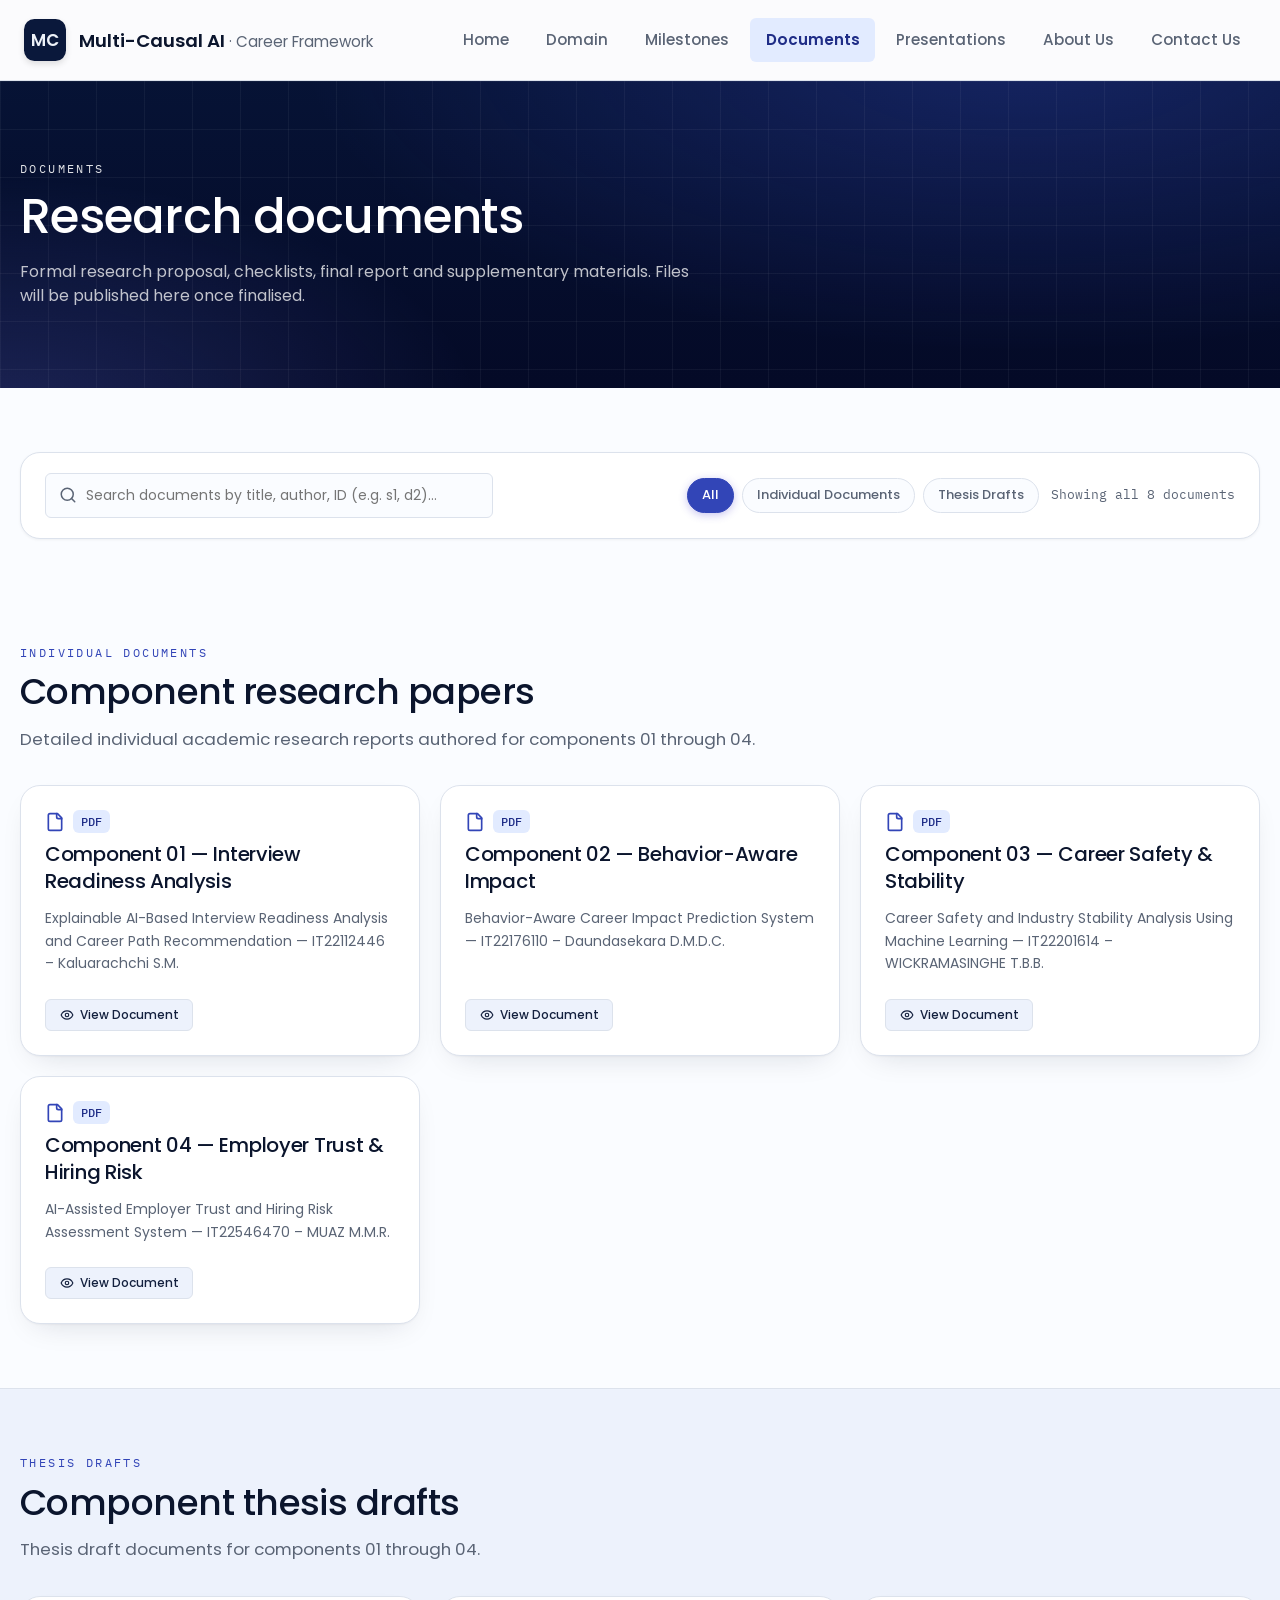
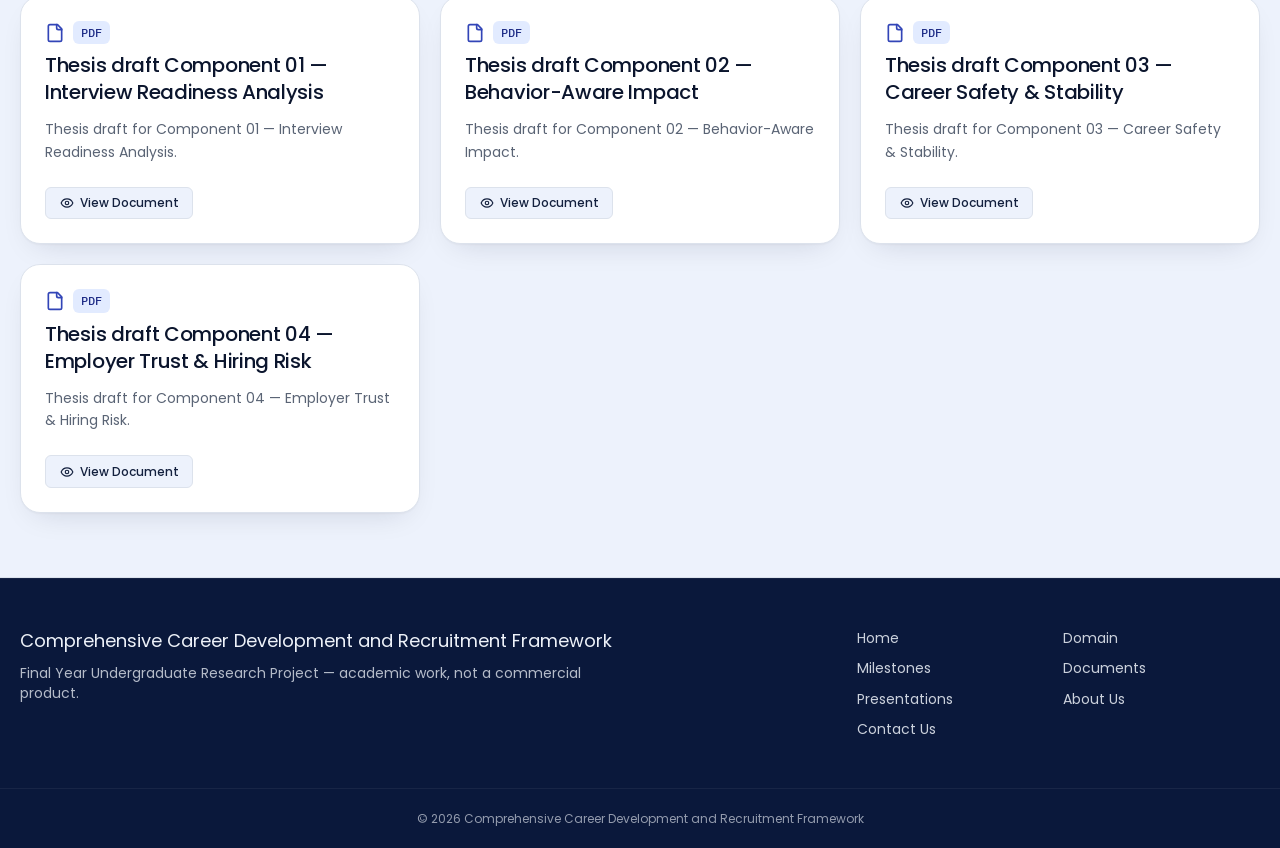
<file: documents.html>
<!DOCTYPE html>
<html lang="en">
<head>
  <meta charset="utf-8" />
  <meta name="viewport" content="width=device-width, initial-scale=1" />
  <title>Documents — Multi-Causal AI Career Framework</title>
  <meta name="description" content="Project charter, proposal, checklists, final report and individual component documents." />
  <meta property="og:title" content="Documents — Multi-Causal AI Career Framework" />
  <meta property="og:description" content="Project charter, proposal, checklists, final report and individual component documents." />
  <meta property="og:type" content="website" />
  <meta name="twitter:card" content="summary" />
  
  <link rel="preconnect" href="https://fonts.googleapis.com" />
  <link rel="preconnect" href="https://fonts.gstatic.com" crossorigin />
  <link rel="stylesheet" href="https://fonts.googleapis.com/css2?family=Poppins:ital,wght@0,300;0,400;0,500;0,600;0,700;1,400&family=IBM+Plex+Mono:wght@400;500;600&display=swap" />
  <link rel="stylesheet" href="css/style.css?v=3" />
  <link rel="icon" href="favicon.svg" type="image/svg+xml" />

  <style>
    /* Direct Document Management & Search Styles to guarantee immediate rendering */
    .docs-controls-bar {
      display: flex;
      flex-direction: column;
      gap: 1.25rem;
      margin-bottom: 2.5rem;
      padding: 1.25rem 1.5rem;
      background-color: var(--card, #ffffff);
      border: 1px solid var(--border, #e2e8f0);
      border-radius: var(--radius-xl, 1.25rem);
      box-shadow: 0 1px 3px rgba(0, 0, 0, 0.05);
    }
    @media (min-width: 768px) {
      .docs-controls-bar {
        flex-direction: row;
        align-items: center;
        justify-content: space-between;
      }
    }
    .docs-search-wrapper {
      position: relative;
      flex: 1;
      max-width: 28rem;
    }
    .docs-search-icon {
      position: absolute;
      left: 0.875rem;
      top: 50%;
      transform: translateY(-50%);
      color: var(--muted-foreground, #64748b);
      pointer-events: none;
    }
    .docs-search-input {
      width: 100%;
      padding: 0.625rem 1rem 0.625rem 2.5rem;
      border-radius: var(--radius-sm, 0.375rem);
      border: 1px solid var(--border, #cbd5e1);
      background-color: var(--background, #f8fafc);
      color: var(--foreground, #0f172a);
      font-family: inherit;
      font-size: 0.875rem;
      transition: all 0.15s ease;
      box-sizing: border-box;
    }
    .docs-search-input:focus {
      outline: none;
      border-color: var(--primary, #4338ca);
      box-shadow: 0 0 0 3px rgba(67, 56, 202, 0.15);
      background-color: #ffffff;
    }
    .docs-filter-tabs {
      display: flex;
      flex-wrap: wrap;
      align-items: center;
      gap: 0.5rem;
    }
    .docs-filter-btn {
      display: inline-flex;
      align-items: center;
      padding: 0.375rem 0.875rem;
      border-radius: 9999px;
      border: 1px solid var(--border, #cbd5e1);
      background-color: var(--background, #f8fafc);
      color: var(--muted-foreground, #475569);
      font-size: 0.8125rem;
      font-weight: 500;
      cursor: pointer;
      transition: all 0.15s ease;
      font-family: inherit;
    }
    .docs-filter-btn:hover {
      background-color: var(--secondary, #f1f5f9);
      color: var(--foreground, #0f172a);
    }
    .docs-filter-btn.active {
      background-color: var(--primary, #4338ca);
      border-color: var(--primary, #4338ca);
      color: #ffffff;
      box-shadow: 0 2px 8px rgba(67, 56, 202, 0.3);
    }
    .docs-count-text {
      font-size: 0.8125rem;
      color: var(--muted-foreground, #64748b);
      font-family: var(--font-mono, monospace);
      white-space: nowrap;
    }
    .doc-size-badge {
      font-family: var(--font-mono, monospace);
      font-size: 0.6875rem;
      color: var(--muted-foreground, #64748b);
      padding: 0.125rem 0.375rem;
      background-color: var(--muted, #f1f5f9);
      border-radius: var(--radius-sm, 0.375rem);
      letter-spacing: 0.02em;
    }
    .doc-card-actions {
      display: flex;
      flex-wrap: wrap;
      gap: 0.5rem;
      margin-top: 1.5rem;
    }
    .doc-card-actions .btn {
      font-size: 0.75rem;
      padding: 0.45rem 0.85rem;
      display: inline-flex;
      align-items: center;
      gap: 0.375rem;
      text-decoration: none;
    }
    .doc-card-actions .btn-disabled {
      pointer-events: none;
      opacity: 0.55;
      cursor: not-allowed;
    }
    .empty-category-box {
      padding: 2.25rem 1.5rem;
      text-align: center;
      background-color: var(--secondary, #f8fafc);
      border: 1px dashed var(--border, #cbd5e1);
      border-radius: var(--radius-lg, 0.75rem);
      color: var(--muted-foreground, #64748b);
      font-size: 0.9375rem;
      grid-column: 1 / -1;
    }
    .empty-docs-message {
      padding: 3rem 1.5rem;
      text-align: center;
      background-color: var(--card, #ffffff);
      border: 1px dashed var(--border, #cbd5e1);
      border-radius: var(--radius-xl, 1.25rem);
      color: var(--muted-foreground, #64748b);
      margin: 2rem 0;
    }
  </style>
</head>
<body>
  <!-- Accessible Skip Link -->
  <a href="#main" class="sr-only focus:not-sr-only">Skip to content</a>

  <!-- Header Navigation -->
  <header class="site-header">
    <div class="nav-container">
      <a class="brand-link" href="index.html" aria-label="Multi-Causal AI Career Framework Home">
        <span class="brand-badge" aria-hidden="true">MC</span>
        <span class="brand-title">
          Multi-Causal AI <span class="brand-subtitle">· Career Framework</span>
        </span>
      </a>

      <!-- Desktop Navigation -->
      <nav aria-label="Primary" class="primary-nav">
        <ul class="nav-list">
          <li><a class="nav-item-link" href="index.html">Home</a></li>
          <li><a class="nav-item-link" href="domain.html">Domain</a></li>
          <li><a class="nav-item-link" href="milestones.html">Milestones</a></li>
          <li><a class="nav-item-link active" aria-current="page" href="documents.html">Documents</a></li>
          <li><a class="nav-item-link" href="presentations.html">Presentations</a></li>
          <li><a class="nav-item-link" href="about.html">About Us</a></li>
          <li><a class="nav-item-link" href="contact.html">Contact Us</a></li>
        </ul>
      </nav>

      <!-- Mobile Menu Button -->
      <button id="mobile-menu-btn" class="mobile-menu-btn" aria-expanded="false" aria-controls="mobile-nav" type="button">
        Menu
      </button>
    </div>

    <!-- Mobile Navigation Drawer -->
    <nav id="mobile-nav" class="mobile-nav-panel" aria-label="Mobile Navigation">
      <ul class="mobile-nav-list">
        <li><a class="mobile-nav-link" href="index.html">Home</a></li>
        <li><a class="mobile-nav-link" href="domain.html">Domain</a></li>
        <li><a class="mobile-nav-link" href="milestones.html">Milestones</a></li>
        <li><a class="mobile-nav-link active" href="documents.html">Documents</a></li>
        <li><a class="mobile-nav-link" href="presentations.html">Presentations</a></li>
        <li><a class="mobile-nav-link" href="about.html">About Us</a></li>
        <li><a class="mobile-nav-link" href="contact.html">Contact Us</a></li>
      </ul>
    </nav>
  </header>

  <!-- Main Content Area -->
  <main id="main">
    <!-- Page Hero Banner -->
    <section class="hero-bg">
      <div class="grid-lines" aria-hidden="true"></div>
      <div class="reveal max-w-7xl px-5 py-20 hero-content">
        <p class="font-mono text-xs uppercase tracking-eyebrow opacity-70">Documents</p>
        <h1 class="mt-3 max-w-3xl text-4xl md:text-5xl font-medium" style="margin-top: 0.75rem; color: #ffffff;">
          Research documents
        </h1>
        <p class="mt-4 max-w-2xl text-base opacity-75" style="margin-top: 1rem; opacity: 0.85;">
          Formal research proposal, checklists, final report and supplementary materials. Files will be published here once finalised.
        </p>
      </div>
    </section>

    <!-- Document Management Controls (Search & Category Filters) -->
    <section class="section-wrapper" style="padding-bottom: 0;">
      <div class="docs-controls-bar">
        <div class="docs-search-wrapper">
          <svg width="18" height="18" viewBox="0 0 24 24" fill="none" stroke="currentColor" stroke-width="2" stroke-linecap="round" stroke-linejoin="round" class="docs-search-icon" aria-hidden="true">
            <circle cx="11" cy="11" r="8"></circle>
            <path d="m21 21-4.3-4.3"></path>
          </svg>
          <input 
            type="search" 
            id="doc-search-input" 
            class="docs-search-input" 
            placeholder="Search documents by title, author, ID (e.g. s1, d2)..." 
            aria-label="Search documents by title, author, or keyword"
            autocomplete="off"
          />
        </div>

        <div class="flex flex-wrap items-center gap-3" style="display: flex; flex-wrap: wrap; align-items: center; gap: 0.75rem;">
          <div class="docs-filter-tabs" role="tablist" aria-label="Document Category Filter">
            <button type="button" class="docs-filter-btn active" data-filter="all" role="tab" aria-selected="true">All</button>
            <button type="button" class="docs-filter-btn" data-filter="individual" role="tab" aria-selected="false">Individual Documents</button>
            <button type="button" class="docs-filter-btn" data-filter="thesis" role="tab" aria-selected="false">Thesis Drafts</button>
          </div>
          <span id="doc-results-count" class="docs-count-text">Showing all 8 documents</span>
        </div>
      </div>

      <!-- Zero search results notice -->
      <div id="docs-empty-state" class="empty-docs-message" style="display: none;">
        <svg width="40" height="40" viewBox="0 0 24 24" fill="none" stroke="currentColor" stroke-width="1.5" stroke-linecap="round" stroke-linejoin="round" style="margin-left: auto; margin-right: auto; margin-bottom: 0.75rem; color: var(--muted-foreground);" aria-hidden="true">
          <circle cx="11" cy="11" r="8"></circle>
          <path d="m21 21-4.3-4.3"></path>
        </svg>
        <p class="text-base font-medium">No documents found matching your search.</p>
        <p class="text-sm text-muted-foreground mt-1" style="margin-top: 0.25rem;">Try adjusting your keywords or clearing the category filter.</p>
        <button type="button" class="btn btn-secondary text-xs mt-4" id="reset-filter-btn" style="margin-top: 1rem;">
          Reset Filters
        </button>
      </div>
    </section>

    <!-- Document Categories Root Container -->
    <div id="documents-categories-root">
      
      <!-- Category: Individual Component Documents -->
      <section class="section-wrapper" id="cat-section-individual">
        <p class="section-eyebrow">Individual documents</p>
        <h2 class="section-title">Component research papers</h2>
        <p class="section-desc" style="margin-top: -1.25rem; margin-bottom: 2rem;">Detailed individual academic research reports authored for components 01 through 04.</p>
        <div class="grid gap-5 sm:grid-cols-2 lg:grid-cols-3" id="cat-grid-individual">
          
          <!-- Component 01 -->
          <article class="card flex flex-col justify-between hover-lift reveal" id="doc-card-component-01" style="display: flex; flex-direction: column; justify-content: space-between;">
            <div>
              <div class="flex items-center justify-between gap-3" style="display: flex; justify-content: space-between; align-items: center;">
                <div class="flex items-center gap-2" style="display: flex; align-items: center; gap: 0.5rem;">
                  <svg width="20" height="20" viewBox="0 0 24 24" fill="none" stroke="currentColor" stroke-width="2" stroke-linecap="round" stroke-linejoin="round" class="text-primary" aria-hidden="true">
                    <path d="M15 2H6a2 2 0 0 0-2 2v16a2 2 0 0 0 2 2h12a2 2 0 0 0 2-2V7Z"/><path d="M14 2v4a2 2 0 0 0 2 2h4"/>
                  </svg>
                  <span class="badge-type">PDF</span>
                </div>
              </div>
              <h3 class="card-title text-lg font-medium mt-4">Component 01 — Interview Readiness Analysis</h3>
              <p class="card-text text-sm text-muted-foreground mt-2">Explainable AI-Based Interview Readiness Analysis and Career Path Recommendation — IT22112446 – Kaluarachchi S.M.</p>
            </div>
            <div class="doc-card-actions">
              <a href="https://drive.google.com/file/d/1KKwjB4hdMnj3UJKPFsBSC8vesyOlg95x/view" target="_blank" rel="noopener noreferrer" class="btn btn-secondary text-xs px-3 py-1.5" aria-label="View Component 01 in Google Drive">
                <svg width="14" height="14" viewBox="0 0 24 24" fill="none" stroke="currentColor" stroke-width="2" stroke-linecap="round" stroke-linejoin="round" aria-hidden="true"><path d="M2 12s3-7 10-7 10 7 10 7-3 7-10 7-10-7-10-7Z"/><circle cx="12" cy="12" r="3"/></svg>
                <span>View Document</span>
              </a>
            </div>
          </article>

          <!-- Component 02 -->
          <article class="card flex flex-col justify-between hover-lift reveal" id="doc-card-component-02" style="display: flex; flex-direction: column; justify-content: space-between;">
            <div>
              <div class="flex items-center justify-between gap-3" style="display: flex; justify-content: space-between; align-items: center;">
                <div class="flex items-center gap-2" style="display: flex; align-items: center; gap: 0.5rem;">
                  <svg width="20" height="20" viewBox="0 0 24 24" fill="none" stroke="currentColor" stroke-width="2" stroke-linecap="round" stroke-linejoin="round" class="text-primary" aria-hidden="true">
                    <path d="M15 2H6a2 2 0 0 0-2 2v16a2 2 0 0 0 2 2h12a2 2 0 0 0 2-2V7Z"/><path d="M14 2v4a2 2 0 0 0 2 2h4"/>
                  </svg>
                  <span class="badge-type">PDF</span>
                </div>
              </div>
              <h3 class="card-title text-lg font-medium mt-4">Component 02 — Behavior-Aware Impact</h3>
              <p class="card-text text-sm text-muted-foreground mt-2">Behavior-Aware Career Impact Prediction System — IT22176110 – Daundasekara D.M.D.C.</p>
            </div>
            <div class="doc-card-actions">
              <a href="https://drive.google.com/file/d/1mxLHp1POVdl2dX2FpVwXN01NJPM0ma2N/view" target="_blank" rel="noopener noreferrer" class="btn btn-secondary text-xs px-3 py-1.5" aria-label="View Component 02 in Google Drive">
                <svg width="14" height="14" viewBox="0 0 24 24" fill="none" stroke="currentColor" stroke-width="2" stroke-linecap="round" stroke-linejoin="round" aria-hidden="true"><path d="M2 12s3-7 10-7 10 7 10 7-3 7-10 7-10-7-10-7Z"/><circle cx="12" cy="12" r="3"/></svg>
                <span>View Document</span>
              </a>
            </div>
          </article>

          <!-- Component 03 -->
          <article class="card flex flex-col justify-between hover-lift reveal" id="doc-card-component-03" style="display: flex; flex-direction: column; justify-content: space-between;">
            <div>
              <div class="flex items-center justify-between gap-3" style="display: flex; justify-content: space-between; align-items: center;">
                <div class="flex items-center gap-2" style="display: flex; align-items: center; gap: 0.5rem;">
                  <svg width="20" height="20" viewBox="0 0 24 24" fill="none" stroke="currentColor" stroke-width="2" stroke-linecap="round" stroke-linejoin="round" class="text-primary" aria-hidden="true">
                    <path d="M15 2H6a2 2 0 0 0-2 2v16a2 2 0 0 0 2 2h12a2 2 0 0 0 2-2V7Z"/><path d="M14 2v4a2 2 0 0 0 2 2h4"/>
                  </svg>
                  <span class="badge-type">PDF</span>
                </div>
              </div>
              <h3 class="card-title text-lg font-medium mt-4">Component 03 — Career Safety & Stability</h3>
              <p class="card-text text-sm text-muted-foreground mt-2">Career Safety and Industry Stability Analysis Using Machine Learning — IT22201614 – WICKRAMASINGHE T.B.B.</p>
            </div>
            <div class="doc-card-actions">
              <a href="https://drive.google.com/file/d/118UE2zSwqSWNhy-sqPjv1NNu7YapdKnh/view" target="_blank" rel="noopener noreferrer" class="btn btn-secondary text-xs px-3 py-1.5" aria-label="View Component 03 in Google Drive">
                <svg width="14" height="14" viewBox="0 0 24 24" fill="none" stroke="currentColor" stroke-width="2" stroke-linecap="round" stroke-linejoin="round" aria-hidden="true"><path d="M2 12s3-7 10-7 10 7 10 7-3 7-10 7-10-7-10-7Z"/><circle cx="12" cy="12" r="3"/></svg>
                <span>View Document</span>
              </a>
            </div>
          </article>

          <!-- Component 04 -->
          <article class="card flex flex-col justify-between hover-lift reveal" id="doc-card-component-04" style="display: flex; flex-direction: column; justify-content: space-between;">
            <div>
              <div class="flex items-center justify-between gap-3" style="display: flex; justify-content: space-between; align-items: center;">
                <div class="flex items-center gap-2" style="display: flex; align-items: center; gap: 0.5rem;">
                  <svg width="20" height="20" viewBox="0 0 24 24" fill="none" stroke="currentColor" stroke-width="2" stroke-linecap="round" stroke-linejoin="round" class="text-primary" aria-hidden="true">
                    <path d="M15 2H6a2 2 0 0 0-2 2v16a2 2 0 0 0 2 2h12a2 2 0 0 0 2-2V7Z"/><path d="M14 2v4a2 2 0 0 0 2 2h4"/>
                  </svg>
                  <span class="badge-type">PDF</span>
                </div>
              </div>
              <h3 class="card-title text-lg font-medium mt-4">Component 04 — Employer Trust & Hiring Risk</h3>
              <p class="card-text text-sm text-muted-foreground mt-2">AI-Assisted Employer Trust and Hiring Risk Assessment System — IT22546470 – MUAZ M.M.R.</p>
            </div>
            <div class="doc-card-actions">
              <a href="https://drive.google.com/file/d/16ZsN6f0yWgFRMcyTas9qbUpTFPs17TYB/view" target="_blank" rel="noopener noreferrer" class="btn btn-secondary text-xs px-3 py-1.5" aria-label="View Component 04 in Google Drive">
                <svg width="14" height="14" viewBox="0 0 24 24" fill="none" stroke="currentColor" stroke-width="2" stroke-linecap="round" stroke-linejoin="round" aria-hidden="true"><path d="M2 12s3-7 10-7 10 7 10 7-3 7-10 7-10-7-10-7Z"/><circle cx="12" cy="12" r="3"/></svg>
                <span>View Document</span>
              </a>
            </div>
          </article>

        </div>
      </section>

    </div>
  </main>

  <!-- Global Footer -->
  <footer class="site-footer">
    <div class="footer-inner">
      <div>
        <p class="font-display text-lg">Comprehensive Career Development and Recruitment Framework</p>
        <p class="mt-2 max-w-xl text-sm opacity-70" style="margin-top: 0.5rem; opacity: 0.75;">
          Final Year Undergraduate Research Project — academic work, not a commercial product.
        </p>
      </div>
      <ul class="footer-nav-grid" aria-label="Footer Navigation">
        <li><a href="index.html">Home</a></li>
        <li><a href="domain.html">Domain</a></li>
        <li><a href="milestones.html">Milestones</a></li>
        <li><a href="documents.html">Documents</a></li>
        <li><a href="presentations.html">Presentations</a></li>
        <li><a href="about.html">About Us</a></li>
        <li><a href="contact.html">Contact Us</a></li>
      </ul>
    </div>
    <div class="footer-bottom">
      © 2026 Comprehensive Career Development and Recruitment Framework
    </div>
  </footer>

  <!-- Reusable Document Modal -->
  <div id="doc-modal" class="modal-overlay" aria-hidden="true" role="dialog" aria-modal="true">
    <div class="modal-box">
      <div class="flex items-center justify-between" style="display: flex; justify-content: space-between; align-items: flex-start;">
        <h3 id="modal-doc-title" class="text-xl font-medium">Document</h3>
        <button type="button" class="btn text-sm" data-close-modal aria-label="Close dialog" style="padding: 0.25rem 0.5rem;">✕</button>
      </div>
      <p id="modal-doc-path" class="font-mono text-xs text-primary mt-2" style="word-break: break-all; margin-top: 0.5rem;"></p>
      <p id="modal-doc-desc" class="text-sm text-muted-foreground mt-3" style="margin-top: 0.75rem;"></p>
      <div class="alert-box alert-info mt-4" style="margin-top: 1rem;">
        <p class="text-xs">
          <strong>Publication Status:</strong> This formal project deliverable is scheduled for digital release following final assessment and academic board review.
        </p>
      </div>
      <div class="mt-6 flex justify-end gap-2" style="display: flex; justify-content: flex-end; gap: 0.5rem; margin-top: 1.5rem;">
        <button type="button" class="btn btn-secondary text-sm" data-close-modal>Close</button>
        <button type="button" id="modal-action-btn" class="btn btn-primary text-sm">Open File</button>
      </div>
    </div>
  </div>

  <script src="js/main.js?v=4"></script>
  <script src="js/documents.js?v=4"></script>
</body>
</html>
</file>
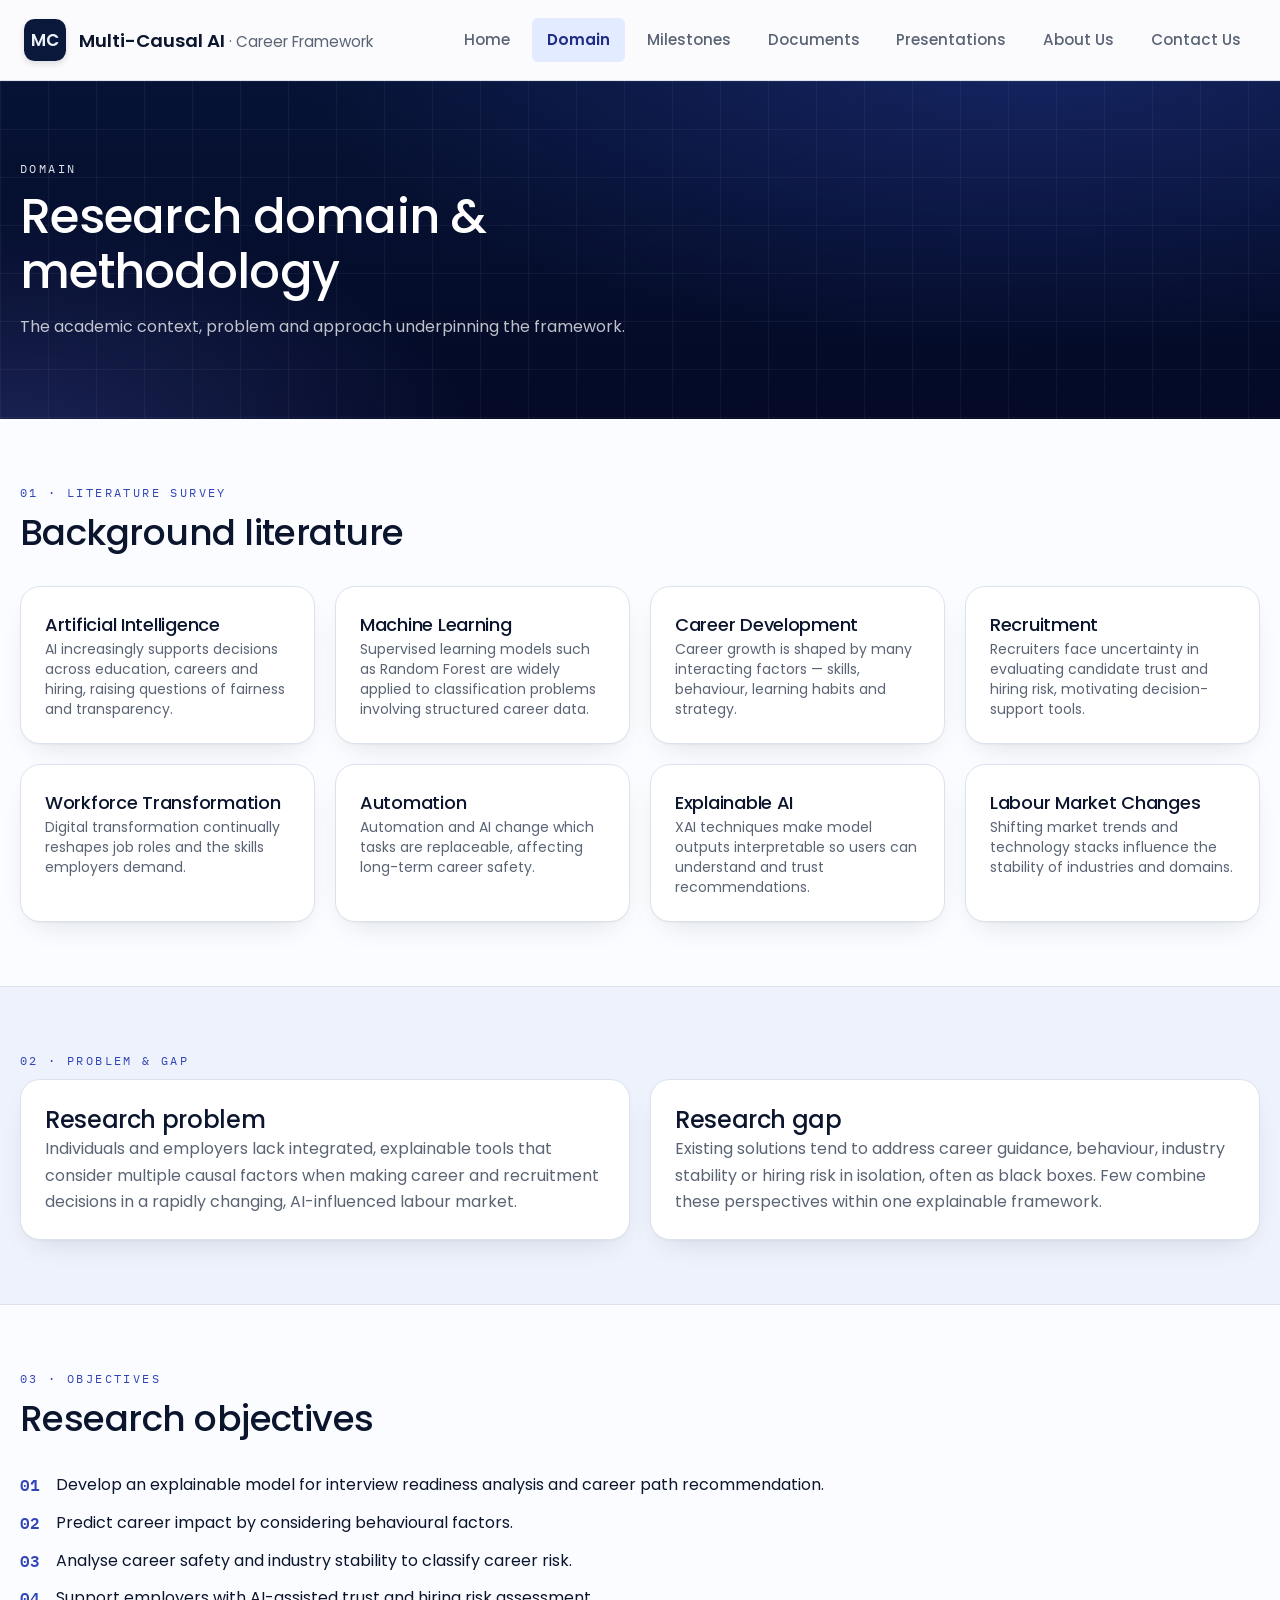
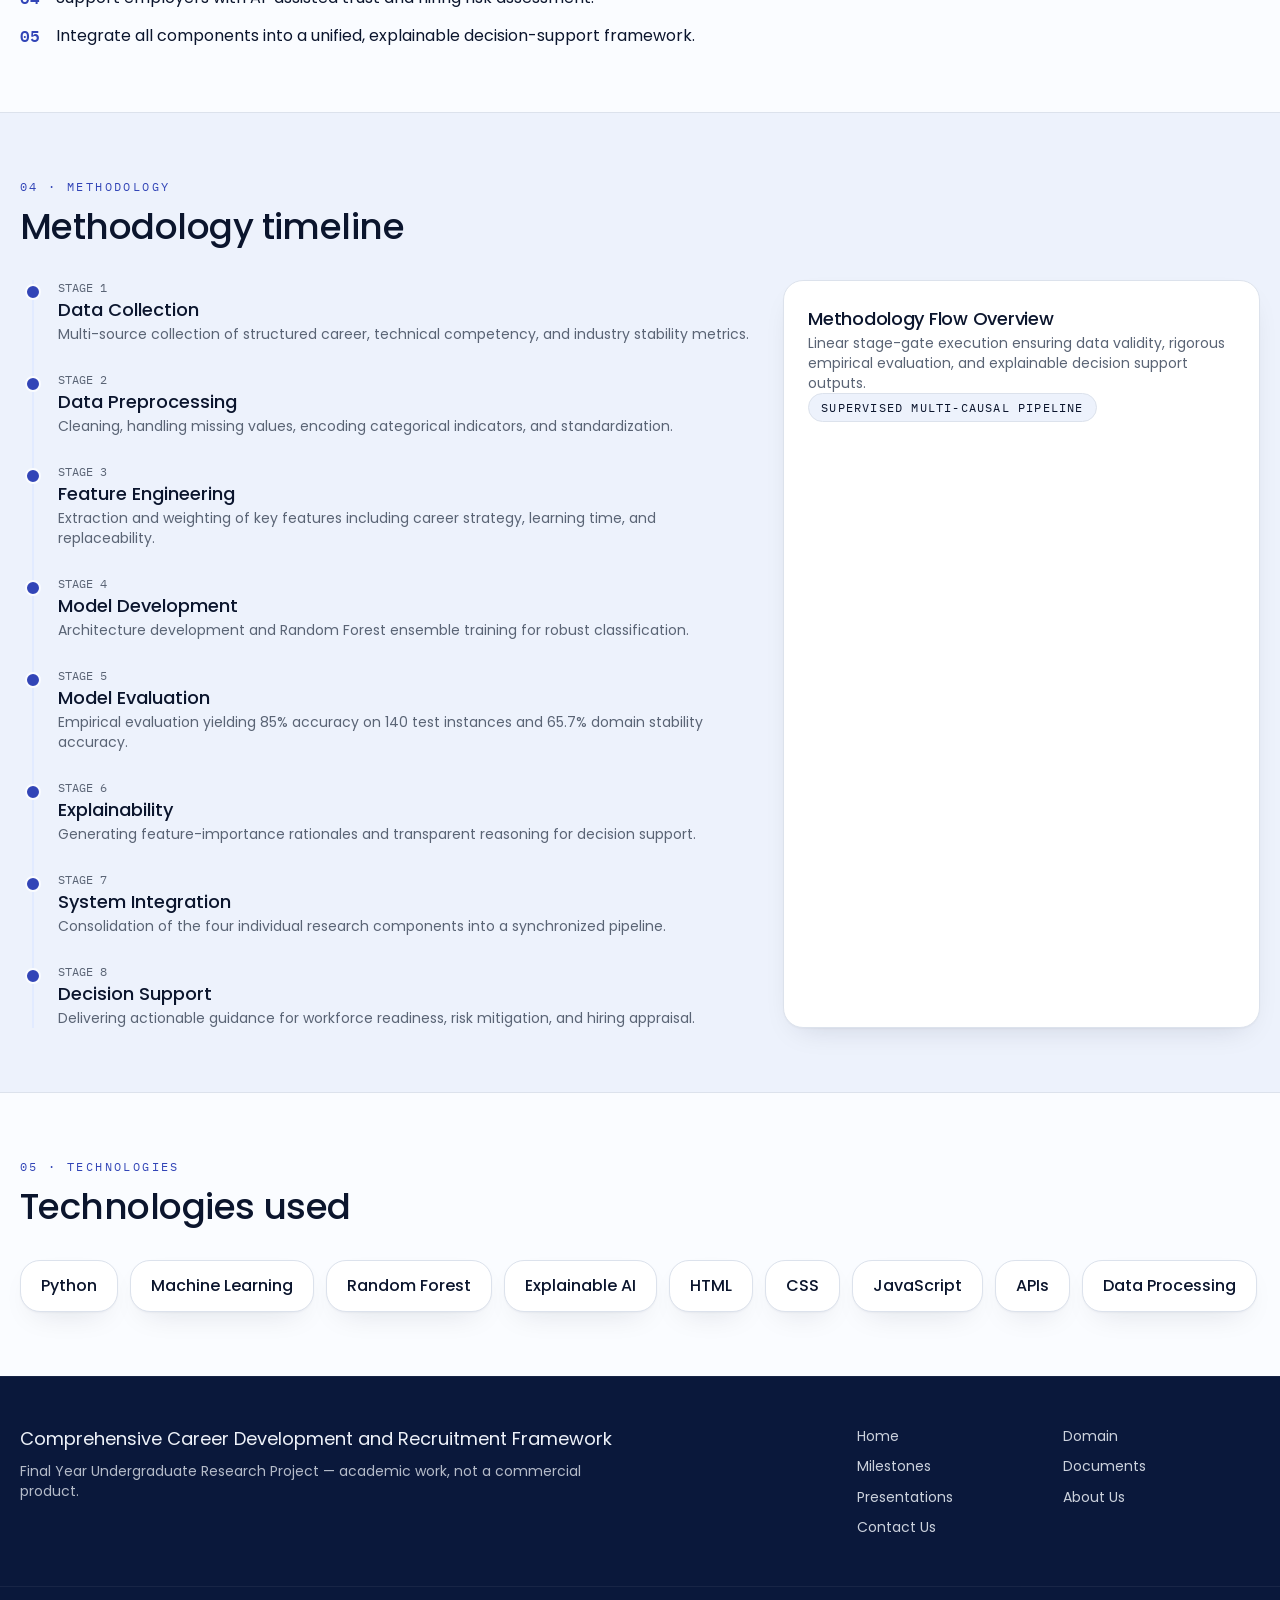
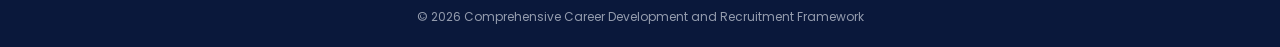
<file: domain.html>
<!DOCTYPE html>
<html lang="en">
<head>
  <meta charset="utf-8" />
  <meta name="viewport" content="width=device-width, initial-scale=1" />
  <title>Research Domain — Multi-Causal AI Career Framework</title>
  <meta name="description" content="Literature survey, research problem, gap, objectives, methodology and technologies." />
  <meta property="og:title" content="Research Domain — Multi-Causal AI Career Framework" />
  <meta property="og:description" content="Literature survey, research problem, gap, objectives, methodology and technologies." />
  <meta property="og:type" content="website" />
  <meta name="twitter:card" content="summary" />
  
  <link rel="preconnect" href="https://fonts.googleapis.com" />
  <link rel="preconnect" href="https://fonts.gstatic.com" crossorigin />
  <link rel="stylesheet" href="https://fonts.googleapis.com/css2?family=Poppins:ital,wght@0,300;0,400;0,500;0,600;0,700;1,400&family=IBM+Plex+Mono:wght@400;500;600&display=swap" />
  <link rel="stylesheet" href="css/style.css" />
  <link rel="icon" href="favicon.svg" type="image/svg+xml" />
</head>
<body>
  <!-- Accessible Skip Link -->
  <a href="#main" class="sr-only focus:not-sr-only">Skip to content</a>

  <!-- Header Navigation -->
  <header class="site-header">
    <div class="nav-container">
      <a class="brand-link" href="index.html" aria-label="Multi-Causal AI Career Framework Home">
        <span class="brand-badge" aria-hidden="true">MC</span>
        <span class="brand-title">
          Multi-Causal AI <span class="brand-subtitle">· Career Framework</span>
        </span>
      </a>

      <!-- Desktop Navigation -->
      <nav aria-label="Primary" class="primary-nav">
        <ul class="nav-list">
          <li><a class="nav-item-link" href="index.html">Home</a></li>
          <li><a class="nav-item-link active" aria-current="page" href="domain.html">Domain</a></li>
          <li><a class="nav-item-link" href="milestones.html">Milestones</a></li>
          <li><a class="nav-item-link" href="documents.html">Documents</a></li>
          <li><a class="nav-item-link" href="presentations.html">Presentations</a></li>
          <li><a class="nav-item-link" href="about.html">About Us</a></li>
          <li><a class="nav-item-link" href="contact.html">Contact Us</a></li>
        </ul>
      </nav>

      <!-- Mobile Menu Button -->
      <button id="mobile-menu-btn" class="mobile-menu-btn" aria-expanded="false" aria-controls="mobile-nav" type="button">
        Menu
      </button>
    </div>

    <!-- Mobile Navigation Drawer -->
    <nav id="mobile-nav" class="mobile-nav-panel" aria-label="Mobile Navigation">
      <ul class="mobile-nav-list">
        <li><a class="mobile-nav-link" href="index.html">Home</a></li>
        <li><a class="mobile-nav-link active" href="domain.html">Domain</a></li>
        <li><a class="mobile-nav-link" href="milestones.html">Milestones</a></li>
        <li><a class="mobile-nav-link" href="documents.html">Documents</a></li>
        <li><a class="mobile-nav-link" href="presentations.html">Presentations</a></li>
        <li><a class="mobile-nav-link" href="about.html">About Us</a></li>
        <li><a class="mobile-nav-link" href="contact.html">Contact Us</a></li>
      </ul>
    </nav>
  </header>

  <!-- Main Content Area -->
  <main id="main">
    <!-- Page Hero Banner -->
    <section class="hero-bg">
      <div class="grid-lines" aria-hidden="true"></div>
      <div class="reveal max-w-7xl px-5 py-20 hero-content">
        <p class="font-mono text-xs uppercase tracking-eyebrow opacity-70">Domain</p>
        <h1 class="mt-3 max-w-3xl text-4xl md:text-5xl font-medium" style="margin-top: 0.75rem; color: #ffffff;">
          Research domain &amp; methodology
        </h1>
        <p class="mt-4 max-w-2xl text-base opacity-75" style="margin-top: 1rem; opacity: 0.85;">
          The academic context, problem and approach underpinning the framework.
        </p>
      </div>
    </section>

    <!-- 01 · Literature Survey -->
    <section class="section-wrapper">
      <p class="section-eyebrow">01 · Literature survey</p>
      <h2 class="section-title">Background literature</h2>
      <div class="grid gap-5 sm:grid-cols-2 lg:grid-cols-4">
        <article class="card hover-lift reveal">
          <h3 class="text-lg font-medium">Artificial Intelligence</h3>
          <p class="mt-2 text-sm text-muted-foreground">AI increasingly supports decisions across education, careers and hiring, raising questions of fairness and transparency.</p>
        </article>

        <article class="card hover-lift reveal">
          <h3 class="text-lg font-medium">Machine Learning</h3>
          <p class="mt-2 text-sm text-muted-foreground">Supervised learning models such as Random Forest are widely applied to classification problems involving structured career data.</p>
        </article>

        <article class="card hover-lift reveal">
          <h3 class="text-lg font-medium">Career Development</h3>
          <p class="mt-2 text-sm text-muted-foreground">Career growth is shaped by many interacting factors — skills, behaviour, learning habits and strategy.</p>
        </article>

        <article class="card hover-lift reveal">
          <h3 class="text-lg font-medium">Recruitment</h3>
          <p class="mt-2 text-sm text-muted-foreground">Recruiters face uncertainty in evaluating candidate trust and hiring risk, motivating decision-support tools.</p>
        </article>

        <article class="card hover-lift reveal">
          <h3 class="text-lg font-medium">Workforce Transformation</h3>
          <p class="mt-2 text-sm text-muted-foreground">Digital transformation continually reshapes job roles and the skills employers demand.</p>
        </article>

        <article class="card hover-lift reveal">
          <h3 class="text-lg font-medium">Automation</h3>
          <p class="mt-2 text-sm text-muted-foreground">Automation and AI change which tasks are replaceable, affecting long-term career safety.</p>
        </article>

        <article class="card hover-lift reveal">
          <h3 class="text-lg font-medium">Explainable AI</h3>
          <p class="mt-2 text-sm text-muted-foreground">XAI techniques make model outputs interpretable so users can understand and trust recommendations.</p>
        </article>

        <article class="card hover-lift reveal">
          <h3 class="text-lg font-medium">Labour Market Changes</h3>
          <p class="mt-2 text-sm text-muted-foreground">Shifting market trends and technology stacks influence the stability of industries and domains.</p>
        </article>
      </div>
    </section>

    <!-- 02 · Problem & Gap -->
    <div class="bg-secondary-section">
      <section class="section-wrapper">
        <p class="section-eyebrow">02 · Problem &amp; gap</p>
        <div class="grid gap-5 md:grid-cols-2">
          <div class="card hover-lift reveal">
            <h2 class="text-2xl font-medium">Research problem</h2>
            <p class="mt-3 text-muted-foreground">
              Individuals and employers lack integrated, explainable tools that consider multiple causal factors when making career and recruitment decisions in a rapidly changing, AI-influenced labour market.
            </p>
          </div>

          <div class="card hover-lift reveal">
            <h2 class="text-2xl font-medium">Research gap</h2>
            <p class="mt-3 text-muted-foreground">
              Existing solutions tend to address career guidance, behaviour, industry stability or hiring risk in isolation, often as black boxes. Few combine these perspectives within one explainable framework.
            </p>
          </div>
        </div>
      </section>
    </div>

    <!-- 03 · Objectives -->
    <section class="section-wrapper">
      <p class="section-eyebrow">03 · Objectives</p>
      <h2 class="section-title">Research objectives</h2>
      <ol class="space-y-3" style="display: grid; gap: 0.75rem;">
        <li class="flex items-center gap-4 rounded-xl border bg-card p-4 hover-lift reveal" style="display: flex;">
          <span class="font-mono text-primary font-semibold">01</span>
          <span>Develop an explainable model for interview readiness analysis and career path recommendation.</span>
        </li>
        <li class="flex items-center gap-4 rounded-xl border bg-card p-4 hover-lift reveal" style="display: flex;">
          <span class="font-mono text-primary font-semibold">02</span>
          <span>Predict career impact by considering behavioural factors.</span>
        </li>
        <li class="flex items-center gap-4 rounded-xl border bg-card p-4 hover-lift reveal" style="display: flex;">
          <span class="font-mono text-primary font-semibold">03</span>
          <span>Analyse career safety and industry stability to classify career risk.</span>
        </li>
        <li class="flex items-center gap-4 rounded-xl border bg-card p-4 hover-lift reveal" style="display: flex;">
          <span class="font-mono text-primary font-semibold">04</span>
          <span>Support employers with AI-assisted trust and hiring risk assessment.</span>
        </li>
        <li class="flex items-center gap-4 rounded-xl border bg-card p-4 hover-lift reveal" style="display: flex;">
          <span class="font-mono text-primary font-semibold">05</span>
          <span>Integrate all components into a unified, explainable decision-support framework.</span>
        </li>
      </ol>
    </section>

    <!-- 04 · Methodology Timeline -->
    <div class="bg-secondary-section">
      <section class="section-wrapper">
        <p class="section-eyebrow">04 · Methodology</p>
        <h2 class="section-title">Methodology timeline</h2>
        <div class="grid gap-8 lg:grid-cols-5 items-start">
          <div class="lg:col-span-3">
            <ol class="methodology-timeline" aria-label="Methodology Timeline">
              <li class="methodology-step reveal">
                <span class="methodology-node" aria-hidden="true"></span>
                <p class="font-mono text-xs text-muted-foreground">STAGE 1</p>
                <p class="text-lg font-medium">Data Collection</p>
                <p class="text-sm text-muted-foreground mt-1">Multi-source collection of structured career, technical competency, and industry stability metrics.</p>
              </li>

              <li class="methodology-step reveal">
                <span class="methodology-node" aria-hidden="true"></span>
                <p class="font-mono text-xs text-muted-foreground">STAGE 2</p>
                <p class="text-lg font-medium">Data Preprocessing</p>
                <p class="text-sm text-muted-foreground mt-1">Cleaning, handling missing values, encoding categorical indicators, and standardization.</p>
              </li>

              <li class="methodology-step reveal">
                <span class="methodology-node" aria-hidden="true"></span>
                <p class="font-mono text-xs text-muted-foreground">STAGE 3</p>
                <p class="text-lg font-medium">Feature Engineering</p>
                <p class="text-sm text-muted-foreground mt-1">Extraction and weighting of key features including career strategy, learning time, and replaceability.</p>
              </li>

              <li class="methodology-step reveal">
                <span class="methodology-node" aria-hidden="true"></span>
                <p class="font-mono text-xs text-muted-foreground">STAGE 4</p>
                <p class="text-lg font-medium">Model Development</p>
                <p class="text-sm text-muted-foreground mt-1">Architecture development and Random Forest ensemble training for robust classification.</p>
              </li>

              <li class="methodology-step reveal">
                <span class="methodology-node" aria-hidden="true"></span>
                <p class="font-mono text-xs text-muted-foreground">STAGE 5</p>
                <p class="text-lg font-medium">Model Evaluation</p>
                <p class="text-sm text-muted-foreground mt-1">Empirical evaluation yielding 85% accuracy on 140 test instances and 65.7% domain stability accuracy.</p>
              </li>

              <li class="methodology-step reveal">
                <span class="methodology-node" aria-hidden="true"></span>
                <p class="font-mono text-xs text-muted-foreground">STAGE 6</p>
                <p class="text-lg font-medium">Explainability</p>
                <p class="text-sm text-muted-foreground mt-1">Generating feature-importance rationales and transparent reasoning for decision support.</p>
              </li>

              <li class="methodology-step reveal">
                <span class="methodology-node" aria-hidden="true"></span>
                <p class="font-mono text-xs text-muted-foreground">STAGE 7</p>
                <p class="text-lg font-medium">System Integration</p>
                <p class="text-sm text-muted-foreground mt-1">Consolidation of the four individual research components into a synchronized pipeline.</p>
              </li>

              <li class="methodology-step reveal">
                <span class="methodology-node" aria-hidden="true"></span>
                <p class="font-mono text-xs text-muted-foreground">STAGE 8</p>
                <p class="text-lg font-medium">Decision Support</p>
                <p class="text-sm text-muted-foreground mt-1">Delivering actionable guidance for workforce readiness, risk mitigation, and hiring appraisal.</p>
              </li>
            </ol>
          </div>

          <!-- Methodology Visual Summary Card -->
          <div class="card lg:col-span-2 reveal">
            <h3 class="text-lg font-medium">Methodology Flow Overview</h3>
            <p class="text-sm text-muted-foreground mt-2">
              Linear stage-gate execution ensuring data validity, rigorous empirical evaluation, and explainable decision support outputs.
            </p>
            <div class="mt-6 border-t pt-4">
              <span class="badge-tag" style="background-color: var(--secondary); color: var(--foreground); border-color: var(--border);">
                Supervised Multi-Causal Pipeline
              </span>
            </div>
          </div>
        </div>
      </section>
    </div>

    <!-- 05 · Technologies Used -->
    <section class="section-wrapper">
      <p class="section-eyebrow">05 · Technologies</p>
      <h2 class="section-title">Technologies used</h2>
      <ul class="flex flex-wrap gap-3" style="display: flex; flex-wrap: wrap; gap: 0.75rem;">
        <li class="card" style="padding: 0.75rem 1.25rem; font-weight: 500;">Python</li>
        <li class="card" style="padding: 0.75rem 1.25rem; font-weight: 500;">Machine Learning</li>
        <li class="card" style="padding: 0.75rem 1.25rem; font-weight: 500;">Random Forest</li>
        <li class="card" style="padding: 0.75rem 1.25rem; font-weight: 500;">Explainable AI</li>
        <li class="card" style="padding: 0.75rem 1.25rem; font-weight: 500;">HTML</li>
        <li class="card" style="padding: 0.75rem 1.25rem; font-weight: 500;">CSS</li>
        <li class="card" style="padding: 0.75rem 1.25rem; font-weight: 500;">JavaScript</li>
        <li class="card" style="padding: 0.75rem 1.25rem; font-weight: 500;">APIs</li>
        <li class="card" style="padding: 0.75rem 1.25rem; font-weight: 500;">Data Processing</li>
      </ul>
    </section>
  </main>

  <!-- Global Footer -->
  <footer class="site-footer">
    <div class="footer-inner">
      <div>
        <p class="font-display text-lg">Comprehensive Career Development and Recruitment Framework</p>
        <p class="mt-2 max-w-xl text-sm opacity-70" style="margin-top: 0.5rem; opacity: 0.75;">
          Final Year Undergraduate Research Project — academic work, not a commercial product.
        </p>
      </div>
      <ul class="footer-nav-grid" aria-label="Footer Navigation">
        <li><a href="index.html">Home</a></li>
        <li><a href="domain.html">Domain</a></li>
        <li><a href="milestones.html">Milestones</a></li>
        <li><a href="documents.html">Documents</a></li>
        <li><a href="presentations.html">Presentations</a></li>
        <li><a href="about.html">About Us</a></li>
        <li><a href="contact.html">Contact Us</a></li>
      </ul>
    </div>
    <div class="footer-bottom">
      © 2026 Comprehensive Career Development and Recruitment Framework
    </div>
  </footer>

  <script src="js/main.js"></script>
</body>
</html>
</file>
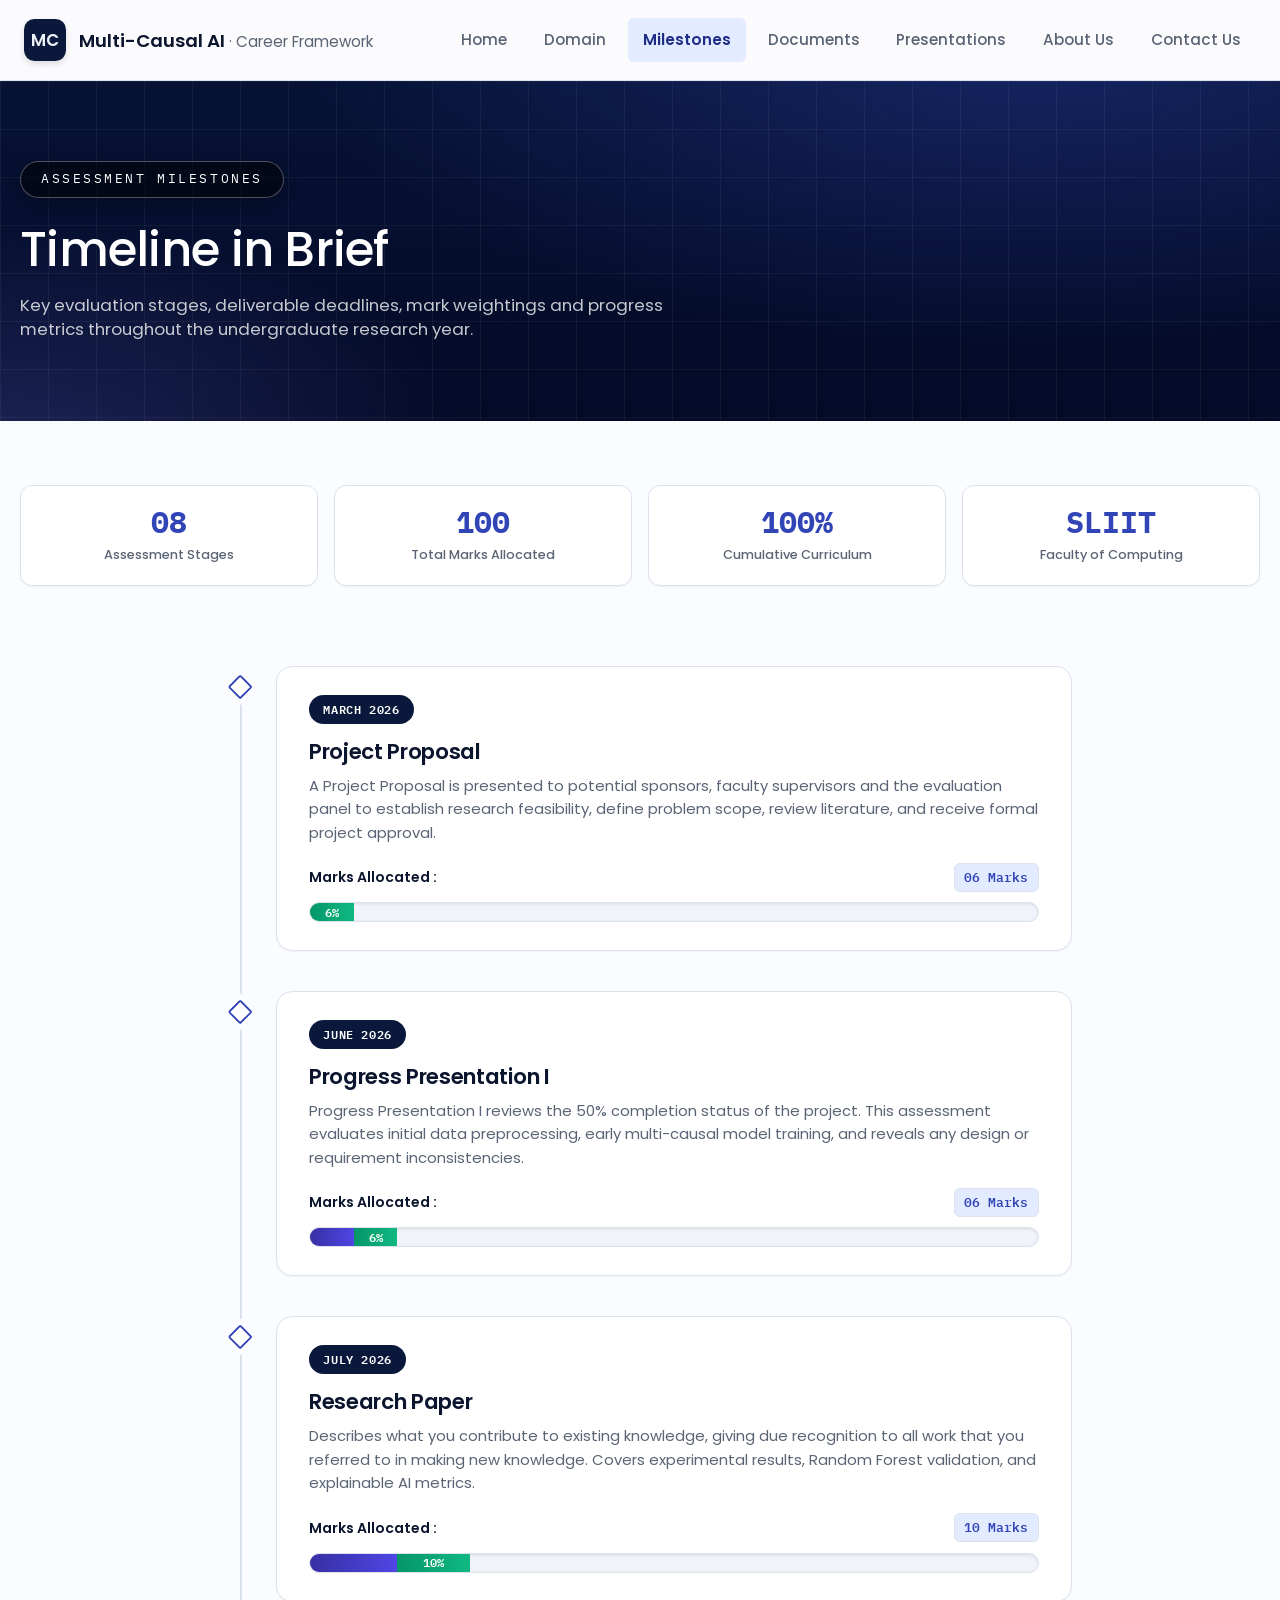
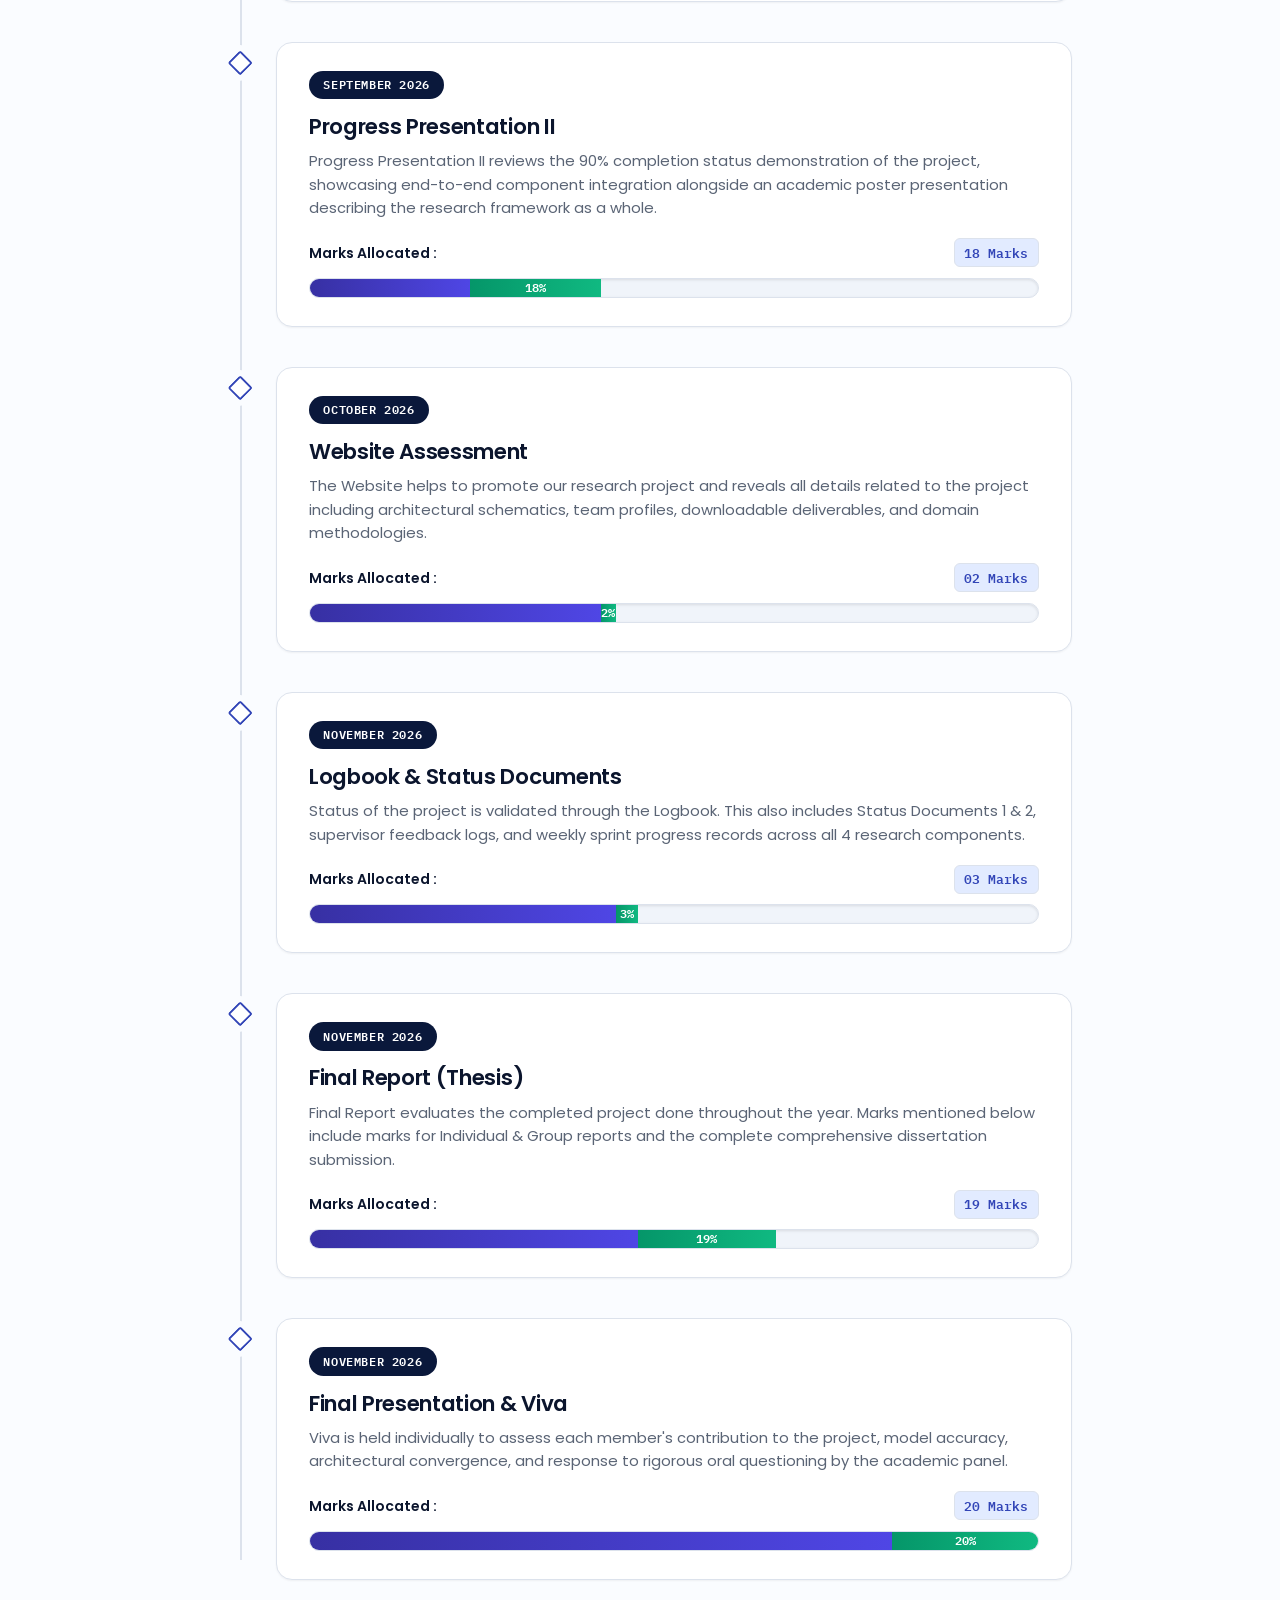
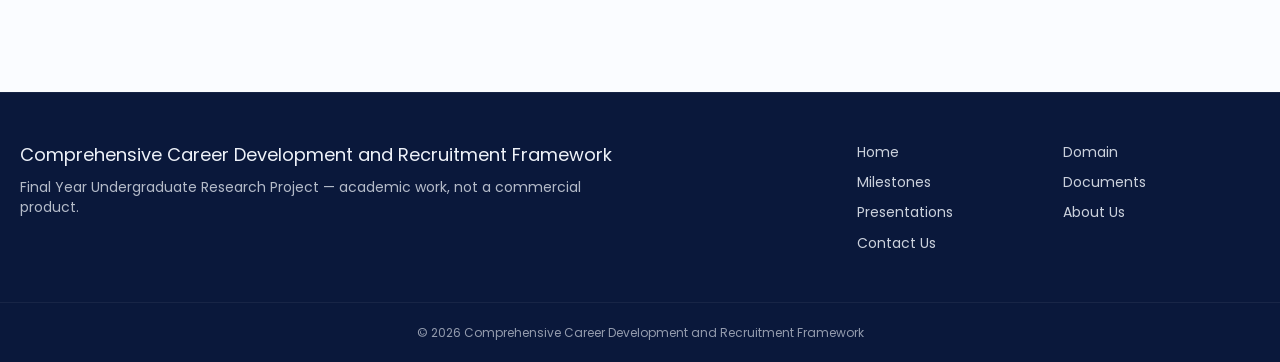
<file: milestones.html>
<!DOCTYPE html>
<html lang="en">
<head>
  <meta charset="utf-8" />
  <meta name="viewport" content="width=device-width, initial-scale=1" />
  <title>Assessment Milestones — Multi-Causal AI Career Framework</title>
  <meta name="description" content="Assessment milestones of the final year research project." />
  <meta property="og:title" content="Assessment Milestones — Multi-Causal AI Career Framework" />
  <meta property="og:description" content="Assessment milestones of the final year research project." />
  <meta property="og:type" content="website" />
  <meta name="twitter:card" content="summary" />
  
  <link rel="preconnect" href="https://fonts.googleapis.com" />
  <link rel="preconnect" href="https://fonts.gstatic.com" crossorigin />
  <link rel="stylesheet" href="https://fonts.googleapis.com/css2?family=Poppins:ital,wght@0,300;0,400;0,500;0,600;0,700;1,400&family=IBM+Plex+Mono:wght@400;500;600&display=swap" />
  <link rel="stylesheet" href="css/style.css" />
  <link rel="icon" href="favicon.svg" type="image/svg+xml" />
</head>
<body>
  <!-- Accessible Skip Link -->
  <a href="#main" class="sr-only focus:not-sr-only">Skip to content</a>

  <!-- Header Navigation -->
  <header class="site-header">
    <div class="nav-container">
      <a class="brand-link" href="index.html" aria-label="Multi-Causal AI Career Framework Home">
        <span class="brand-badge" aria-hidden="true">MC</span>
        <span class="brand-title">
          Multi-Causal AI <span class="brand-subtitle">· Career Framework</span>
        </span>
      </a>

      <!-- Desktop Navigation -->
      <nav aria-label="Primary" class="primary-nav">
        <ul class="nav-list">
          <li><a class="nav-item-link" href="index.html">Home</a></li>
          <li><a class="nav-item-link" href="domain.html">Domain</a></li>
          <li><a class="nav-item-link active" aria-current="page" href="milestones.html">Milestones</a></li>
          <li><a class="nav-item-link" href="documents.html">Documents</a></li>
          <li><a class="nav-item-link" href="presentations.html">Presentations</a></li>
          <li><a class="nav-item-link" href="about.html">About Us</a></li>
          <li><a class="nav-item-link" href="contact.html">Contact Us</a></li>
        </ul>
      </nav>

      <!-- Mobile Menu Button -->
      <button id="mobile-menu-btn" class="mobile-menu-btn" aria-expanded="false" aria-controls="mobile-nav" type="button">
        Menu
      </button>
    </div>

    <!-- Mobile Navigation Drawer -->
    <nav id="mobile-nav" class="mobile-nav-panel" aria-label="Mobile Navigation">
      <ul class="mobile-nav-list">
        <li><a class="mobile-nav-link" href="index.html">Home</a></li>
        <li><a class="mobile-nav-link" href="domain.html">Domain</a></li>
        <li><a class="mobile-nav-link active" href="milestones.html">Milestones</a></li>
        <li><a class="mobile-nav-link" href="documents.html">Documents</a></li>
        <li><a class="mobile-nav-link" href="presentations.html">Presentations</a></li>
        <li><a class="mobile-nav-link" href="about.html">About Us</a></li>
        <li><a class="mobile-nav-link" href="contact.html">Contact Us</a></li>
      </ul>
    </nav>
  </header>

  <!-- Main Content Area -->
  <main id="main">
    <!-- Page Hero Banner -->
    <section class="hero-bg">
      <div class="grid-lines" aria-hidden="true"></div>
      <div class="reveal max-w-7xl px-5 py-20 hero-content">
        <span class="hero-wallpaper-pill" style="margin-bottom: 0.75rem;">
          Assessment Milestones
        </span>
        <h1 class="mt-3 max-w-3xl text-4xl md:text-5xl font-medium" style="margin-top: 0.75rem; color: #ffffff;">
          Timeline in Brief
        </h1>
        <p class="mt-4 max-w-2xl text-base opacity-75" style="margin-top: 1rem; opacity: 0.88; font-size: 1.05rem;">
          Key evaluation stages, deliverable deadlines, mark weightings and progress metrics throughout the undergraduate research year.
        </p>
      </div>
    </section>

    <!-- Milestones Timeline Section -->
    <section class="section-wrapper" id="milestones">
      <!-- KPI Metric Highlights -->
      <div class="grid gap-4 sm:grid-cols-2 lg:grid-cols-4 mb-12 reveal" style="margin-bottom: 3.5rem;">
        <div class="kpi-stat-card">
          <p class="kpi-stat-val">08</p>
          <p class="kpi-stat-label">Assessment Stages</p>
        </div>
        <div class="kpi-stat-card">
          <p class="kpi-stat-val">100</p>
          <p class="kpi-stat-label">Total Marks Allocated</p>
        </div>
        <div class="kpi-stat-card">
          <p class="kpi-stat-val">100%</p>
          <p class="kpi-stat-label">Cumulative Curriculum</p>
        </div>
        <div class="kpi-stat-card">
          <p class="kpi-stat-val">SLIIT</p>
          <p class="kpi-stat-label">Faculty of Computing</p>
        </div>
      </div>

      <div class="milestones-wrapper">
        <ul class="timeline">
          <!-- 01: Project Proposal -->
          <li class="timeline-event reveal">
            <label class="timeline-event-icon" aria-hidden="true"></label>
            <div class="timeline-event-copy">
              <span class="timeline-event-thumbnail">March 2026</span>
              <h3>Project Proposal</h3>
              <p class="timeline-event-desc">
                A Project Proposal is presented to potential sponsors, faculty supervisors and the evaluation panel to establish research feasibility, define problem scope, review literature, and receive formal project approval.
              </p>
              <div class="timeline-marks-row">
                <span class="timeline-marks-label">Marks Allocated :</span>
                <span class="timeline-marks-val">06 Marks</span>
              </div>
              <div class="timeline-progress" role="progressbar" aria-valuenow="6" aria-valuemin="0" aria-valuemax="100">
                <div class="timeline-progress-bar timeline-progress-current" style="width: 6%;">6%</div>
              </div>
            </div>
          </li>

          <!-- 02: Progress Presentation I -->
          <li class="timeline-event reveal">
            <label class="timeline-event-icon" aria-hidden="true"></label>
            <div class="timeline-event-copy">
              <span class="timeline-event-thumbnail">June 2026</span>
              <h3>Progress Presentation I</h3>
              <p class="timeline-event-desc">
                Progress Presentation I reviews the 50% completion status of the project. This assessment evaluates initial data preprocessing, early multi-causal model training, and reveals any design or requirement inconsistencies.
              </p>
              <div class="timeline-marks-row">
                <span class="timeline-marks-label">Marks Allocated :</span>
                <span class="timeline-marks-val">06 Marks</span>
              </div>
              <div class="timeline-progress" role="progressbar" aria-valuenow="12" aria-valuemin="0" aria-valuemax="100">
                <div class="timeline-progress-bar timeline-progress-prev" style="width: 6%;"></div>
                <div class="timeline-progress-bar timeline-progress-current" style="width: 6%;">6%</div>
              </div>
            </div>
          </li>

          <!-- 03: Research Paper -->
          <li class="timeline-event reveal">
            <label class="timeline-event-icon" aria-hidden="true"></label>
            <div class="timeline-event-copy">
              <span class="timeline-event-thumbnail">July 2026</span>
              <h3>Research Paper</h3>
              <p class="timeline-event-desc">
                Describes what you contribute to existing knowledge, giving due recognition to all work that you referred to in making new knowledge. Covers experimental results, Random Forest validation, and explainable AI metrics.
              </p>
              <div class="timeline-marks-row">
                <span class="timeline-marks-label">Marks Allocated :</span>
                <span class="timeline-marks-val">10 Marks</span>
              </div>
              <div class="timeline-progress" role="progressbar" aria-valuenow="22" aria-valuemin="0" aria-valuemax="100">
                <div class="timeline-progress-bar timeline-progress-prev" style="width: 12%;"></div>
                <div class="timeline-progress-bar timeline-progress-current" style="width: 10%;">10%</div>
              </div>
            </div>
          </li>

          <!-- 04: Progress Presentation II -->
          <li class="timeline-event reveal">
            <label class="timeline-event-icon" aria-hidden="true"></label>
            <div class="timeline-event-copy">
              <span class="timeline-event-thumbnail">September 2026</span>
              <h3>Progress Presentation II</h3>
              <p class="timeline-event-desc">
                Progress Presentation II reviews the 90% completion status demonstration of the project, showcasing end-to-end component integration alongside an academic poster presentation describing the research framework as a whole.
              </p>
              <div class="timeline-marks-row">
                <span class="timeline-marks-label">Marks Allocated :</span>
                <span class="timeline-marks-val">18 Marks</span>
              </div>
              <div class="timeline-progress" role="progressbar" aria-valuenow="40" aria-valuemin="0" aria-valuemax="100">
                <div class="timeline-progress-bar timeline-progress-prev" style="width: 22%;"></div>
                <div class="timeline-progress-bar timeline-progress-current" style="width: 18%;">18%</div>
              </div>
            </div>
          </li>

          <!-- 05: Website Assessment -->
          <li class="timeline-event reveal">
            <label class="timeline-event-icon" aria-hidden="true"></label>
            <div class="timeline-event-copy">
              <span class="timeline-event-thumbnail">October 2026</span>
              <h3>Website Assessment</h3>
              <p class="timeline-event-desc">
                The Website helps to promote our research project and reveals all details related to the project including architectural schematics, team profiles, downloadable deliverables, and domain methodologies.
              </p>
              <div class="timeline-marks-row">
                <span class="timeline-marks-label">Marks Allocated :</span>
                <span class="timeline-marks-val">02 Marks</span>
              </div>
              <div class="timeline-progress" role="progressbar" aria-valuenow="42" aria-valuemin="0" aria-valuemax="100">
                <div class="timeline-progress-bar timeline-progress-prev" style="width: 40%;"></div>
                <div class="timeline-progress-bar timeline-progress-current" style="width: 2%;">2%</div>
              </div>
            </div>
          </li>

          <!-- 06: Logbook -->
          <li class="timeline-event reveal">
            <label class="timeline-event-icon" aria-hidden="true"></label>
            <div class="timeline-event-copy">
              <span class="timeline-event-thumbnail">November 2026</span>
              <h3>Logbook &amp; Status Documents</h3>
              <p class="timeline-event-desc">
                Status of the project is validated through the Logbook. This also includes Status Documents 1 &amp; 2, supervisor feedback logs, and weekly sprint progress records across all 4 research components.
              </p>
              <div class="timeline-marks-row">
                <span class="timeline-marks-label">Marks Allocated :</span>
                <span class="timeline-marks-val">03 Marks</span>
              </div>
              <div class="timeline-progress" role="progressbar" aria-valuenow="45" aria-valuemin="0" aria-valuemax="100">
                <div class="timeline-progress-bar timeline-progress-prev" style="width: 42%;"></div>
                <div class="timeline-progress-bar timeline-progress-current" style="width: 3%;">3%</div>
              </div>
            </div>
          </li>

          <!-- 07: Final Report (Thesis) -->
          <li class="timeline-event reveal">
            <label class="timeline-event-icon" aria-hidden="true"></label>
            <div class="timeline-event-copy">
              <span class="timeline-event-thumbnail">November 2026</span>
              <h3>Final Report (Thesis)</h3>
              <p class="timeline-event-desc">
                Final Report evaluates the completed project done throughout the year. Marks mentioned below include marks for Individual &amp; Group reports and the complete comprehensive dissertation submission.
              </p>
              <div class="timeline-marks-row">
                <span class="timeline-marks-label">Marks Allocated :</span>
                <span class="timeline-marks-val">19 Marks</span>
              </div>
              <div class="timeline-progress" role="progressbar" aria-valuenow="64" aria-valuemin="0" aria-valuemax="100">
                <div class="timeline-progress-bar timeline-progress-prev" style="width: 45%;"></div>
                <div class="timeline-progress-bar timeline-progress-current" style="width: 19%;">19%</div>
              </div>
            </div>
          </li>

          <!-- 08: Final Presentation & Viva -->
          <li class="timeline-event reveal">
            <label class="timeline-event-icon" aria-hidden="true"></label>
            <div class="timeline-event-copy">
              <span class="timeline-event-thumbnail">November 2026</span>
              <h3>Final Presentation &amp; Viva</h3>
              <p class="timeline-event-desc">
                Viva is held individually to assess each member's contribution to the project, model accuracy, architectural convergence, and response to rigorous oral questioning by the academic panel.
              </p>
              <div class="timeline-marks-row">
                <span class="timeline-marks-label">Marks Allocated :</span>
                <span class="timeline-marks-val">20 Marks</span>
              </div>
              <div class="timeline-progress" role="progressbar" aria-valuenow="100" aria-valuemin="0" aria-valuemax="100">
                <div class="timeline-progress-bar timeline-progress-prev" style="width: 80%;"></div>
                <div class="timeline-progress-bar timeline-progress-current" style="width: 20%;">20%</div>
              </div>
            </div>
          </li>
        </ul>
      </div>
    </section>
  </main>

  <!-- Global Footer -->
  <footer class="site-footer">
    <div class="footer-inner">
      <div>
        <p class="font-display text-lg">Comprehensive Career Development and Recruitment Framework</p>
        <p class="mt-2 max-w-xl text-sm opacity-70" style="margin-top: 0.5rem; opacity: 0.75;">
          Final Year Undergraduate Research Project — academic work, not a commercial product.
        </p>
      </div>
      <ul class="footer-nav-grid" aria-label="Footer Navigation">
        <li><a href="index.html">Home</a></li>
        <li><a href="domain.html">Domain</a></li>
        <li><a href="milestones.html">Milestones</a></li>
        <li><a href="documents.html">Documents</a></li>
        <li><a href="presentations.html">Presentations</a></li>
        <li><a href="about.html">About Us</a></li>
        <li><a href="contact.html">Contact Us</a></li>
      </ul>
    </div>
    <div class="footer-bottom">
      © 2026 Comprehensive Career Development and Recruitment Framework
    </div>
  </footer>

  <script src="js/main.js"></script>
</body>
</html>
</file>
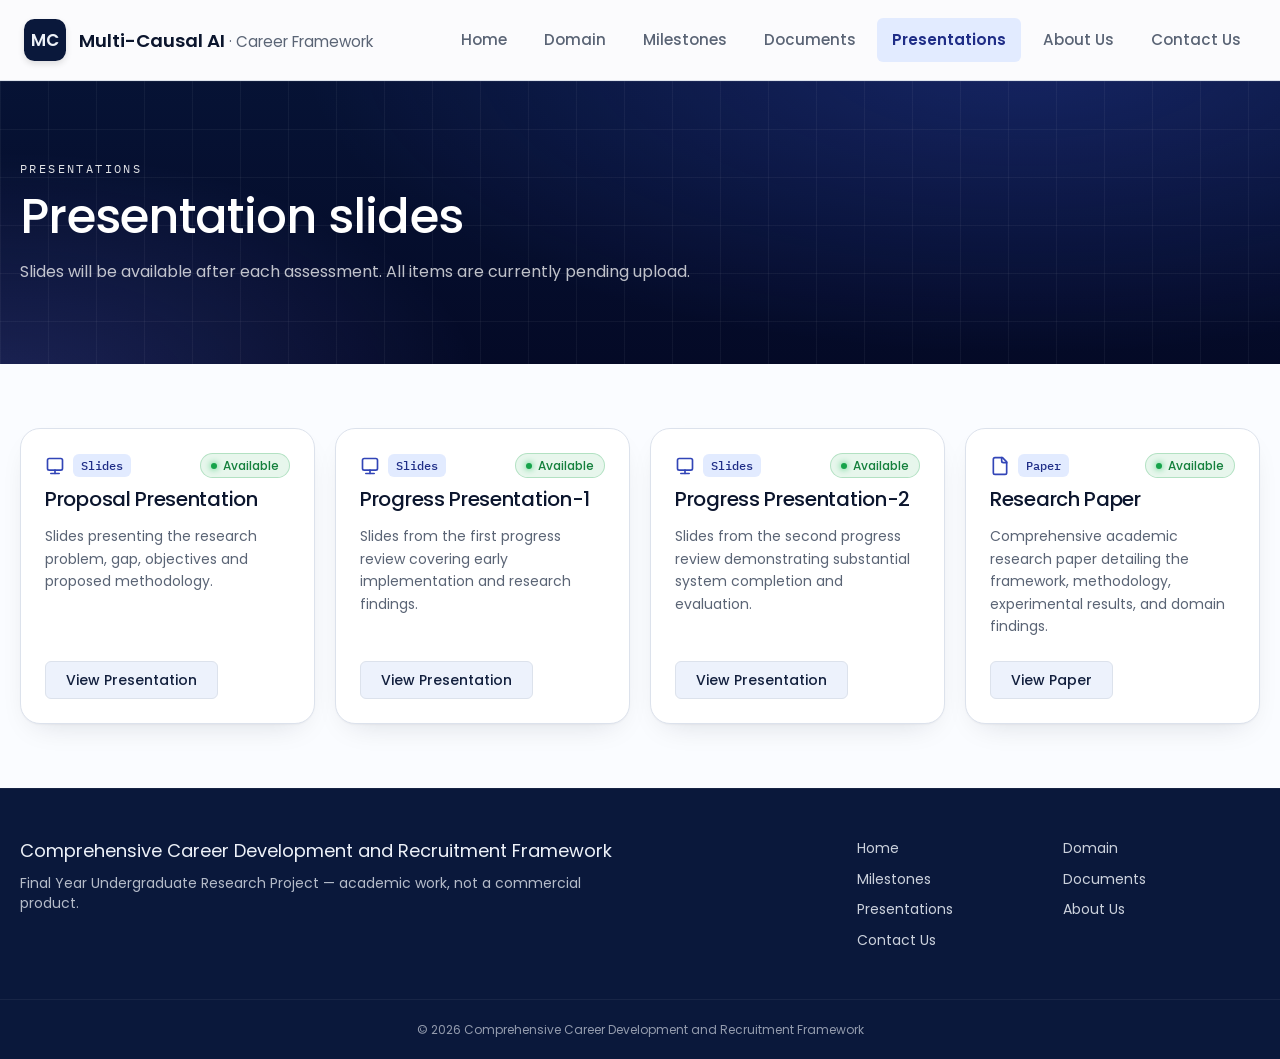
<file: presentations.html>
<!DOCTYPE html>
<html lang="en">
<head>
  <meta charset="utf-8" />
  <meta name="viewport" content="width=device-width, initial-scale=1" />
  <title>Presentations — Multi-Causal AI Career Framework</title>
  <meta name="description" content="Proposal and progress presentation slides." />
  <meta property="og:title" content="Presentations — Multi-Causal AI Career Framework" />
  <meta property="og:description" content="Proposal and progress presentation slides." />
  <meta property="og:type" content="website" />
  <meta name="twitter:card" content="summary" />
  
  <link rel="preconnect" href="https://fonts.googleapis.com" />
  <link rel="preconnect" href="https://fonts.gstatic.com" crossorigin />
  <link rel="stylesheet" href="https://fonts.googleapis.com/css2?family=Poppins:ital,wght@0,300;0,400;0,500;0,600;0,700;1,400&family=IBM+Plex+Mono:wght@400;500;600&display=swap" />
  <link rel="stylesheet" href="css/style.css" />
  <link rel="icon" href="favicon.svg" type="image/svg+xml" />
</head>
<body>
  <!-- Accessible Skip Link -->
  <a href="#main" class="sr-only focus:not-sr-only">Skip to content</a>

  <!-- Header Navigation -->
  <header class="site-header">
    <div class="nav-container">
      <a class="brand-link" href="index.html" aria-label="Multi-Causal AI Career Framework Home">
        <span class="brand-badge" aria-hidden="true">MC</span>
        <span class="brand-title">
          Multi-Causal AI <span class="brand-subtitle">· Career Framework</span>
        </span>
      </a>

      <!-- Desktop Navigation -->
      <nav aria-label="Primary" class="primary-nav">
        <ul class="nav-list">
          <li><a class="nav-item-link" href="index.html">Home</a></li>
          <li><a class="nav-item-link" href="domain.html">Domain</a></li>
          <li><a class="nav-item-link" href="milestones.html">Milestones</a></li>
          <li><a class="nav-item-link" href="documents.html">Documents</a></li>
          <li><a class="nav-item-link active" aria-current="page" href="presentations.html">Presentations</a></li>
          <li><a class="nav-item-link" href="about.html">About Us</a></li>
          <li><a class="nav-item-link" href="contact.html">Contact Us</a></li>
        </ul>
      </nav>

      <!-- Mobile Menu Button -->
      <button id="mobile-menu-btn" class="mobile-menu-btn" aria-expanded="false" aria-controls="mobile-nav" type="button">
        Menu
      </button>
    </div>

    <!-- Mobile Navigation Drawer -->
    <nav id="mobile-nav" class="mobile-nav-panel" aria-label="Mobile Navigation">
      <ul class="mobile-nav-list">
        <li><a class="mobile-nav-link" href="index.html">Home</a></li>
        <li><a class="mobile-nav-link" href="domain.html">Domain</a></li>
        <li><a class="mobile-nav-link" href="milestones.html">Milestones</a></li>
        <li><a class="mobile-nav-link" href="documents.html">Documents</a></li>
        <li><a class="mobile-nav-link active" href="presentations.html">Presentations</a></li>
        <li><a class="mobile-nav-link" href="about.html">About Us</a></li>
        <li><a class="mobile-nav-link" href="contact.html">Contact Us</a></li>
      </ul>
    </nav>
  </header>

  <!-- Main Content Area -->
  <main id="main">
    <!-- Page Hero Banner -->
    <section class="hero-bg">
      <div class="grid-lines" aria-hidden="true"></div>
      <div class="reveal max-w-7xl px-5 py-20 hero-content">
        <p class="font-mono text-xs uppercase tracking-eyebrow opacity-70">Presentations</p>
        <h1 class="mt-3 max-w-3xl text-4xl md:text-5xl font-medium" style="margin-top: 0.75rem; color: #ffffff;">
          Presentation slides
        </h1>
        <p class="mt-4 max-w-2xl text-base opacity-75" style="margin-top: 1rem; opacity: 0.85;">
          Slides will be available after each assessment. All items are currently pending upload.
        </p>
      </div>
    </section>

    <!-- Presentation Cards Repository -->
    <section class="section-wrapper">
      <div class="grid gap-5 sm:grid-cols-2 lg:grid-cols-4">
        <!-- Proposal Presentation -->
        <article class="card flex flex-col justify-between hover-lift reveal" style="display: flex; flex-direction: column; justify-content: space-between;">
          <div>
            <div class="flex items-center justify-between gap-3" style="display: flex; justify-content: space-between; align-items: center;">
              <div class="flex items-center gap-2" style="display: flex; align-items: center; gap: 0.5rem;">
                <svg width="20" height="20" viewBox="0 0 24 24" fill="none" stroke="currentColor" stroke-width="2" stroke-linecap="round" stroke-linejoin="round" class="text-primary" aria-hidden="true"><rect width="18" height="14" x="3" y="3" rx="2"/><path d="M7 21h10"/><path d="M12 17v4"/></svg>
                <span class="badge-type">Slides</span>
              </div>
              <span class="badge-status badge-status-available"><span class="badge-status-dot"></span>Available</span>
            </div>
            <h3 class="card-title text-lg font-medium mt-4">Proposal Presentation</h3>
            <p class="card-text text-sm text-muted-foreground mt-2">Slides presenting the research problem, gap, objectives and proposed methodology.</p>
          </div>
          <div class="mt-6 flex flex-wrap gap-2" style="display: flex; gap: 0.5rem; margin-top: 1.5rem;">
            <a href="https://docs.google.com/presentation/d/17pQ_WV_Iwqe9j2kNLEP-o6_9rb5w3eZY/edit?usp=drive_link&amp;ouid=115225098652275789562&amp;rtpof=true&amp;sd=true" target="_blank" rel="noopener noreferrer" class="btn btn-secondary text-xs px-3 py-1.5" aria-label="View Proposal Presentation in Google Slides">
              View Presentation
            </a>
          </div>
        </article>

        <!-- Progress Presentation 1 -->
        <article class="card flex flex-col justify-between hover-lift reveal" style="display: flex; flex-direction: column; justify-content: space-between;">
          <div>
            <div class="flex items-center justify-between gap-3" style="display: flex; justify-content: space-between; align-items: center;">
              <div class="flex items-center gap-2" style="display: flex; align-items: center; gap: 0.5rem;">
                <svg width="20" height="20" viewBox="0 0 24 24" fill="none" stroke="currentColor" stroke-width="2" stroke-linecap="round" stroke-linejoin="round" class="text-primary" aria-hidden="true"><rect width="18" height="14" x="3" y="3" rx="2"/><path d="M7 21h10"/><path d="M12 17v4"/></svg>
                <span class="badge-type">Slides</span>
              </div>
              <span class="badge-status badge-status-available"><span class="badge-status-dot"></span>Available</span>
            </div>
            <h3 class="card-title text-lg font-medium mt-4">Progress Presentation-1</h3>
            <p class="card-text text-sm text-muted-foreground mt-2">Slides from the first progress review covering early implementation and research findings.</p>
          </div>
          <div class="mt-6 flex flex-wrap gap-2" style="display: flex; gap: 0.5rem; margin-top: 1.5rem;">
            <a href="https://docs.google.com/presentation/d/17pQ_WV_Iwqe9j2kNLEP-o6_9rb5w3eZY/edit?usp=drive_link&amp;ouid=115225098652275789562&amp;rtpof=true&amp;sd=true" target="_blank" rel="noopener noreferrer" class="btn btn-secondary text-xs px-3 py-1.5" aria-label="View Progress Presentation-1 in Google Slides">
              View Presentation
            </a>
          </div>
        </article>

        <!-- Progress Presentation 2 -->
        <article class="card flex flex-col justify-between hover-lift reveal" style="display: flex; flex-direction: column; justify-content: space-between;">
          <div>
            <div class="flex items-center justify-between gap-3" style="display: flex; justify-content: space-between; align-items: center;">
              <div class="flex items-center gap-2" style="display: flex; align-items: center; gap: 0.5rem;">
                <svg width="20" height="20" viewBox="0 0 24 24" fill="none" stroke="currentColor" stroke-width="2" stroke-linecap="round" stroke-linejoin="round" class="text-primary" aria-hidden="true"><rect width="18" height="14" x="3" y="3" rx="2"/><path d="M7 21h10"/><path d="M12 17v4"/></svg>
                <span class="badge-type">Slides</span>
              </div>
              <span class="badge-status badge-status-available"><span class="badge-status-dot"></span>Available</span>
            </div>
            <h3 class="card-title text-lg font-medium mt-4">Progress Presentation-2</h3>
            <p class="card-text text-sm text-muted-foreground mt-2">Slides from the second progress review demonstrating substantial system completion and evaluation.</p>
          </div>
          <div class="mt-6 flex flex-wrap gap-2" style="display: flex; gap: 0.5rem; margin-top: 1.5rem;">
            <a href="https://docs.google.com/presentation/d/1q_RkbzSYKltw0K-32B2oI0jJmVSWUAqU/edit?usp=drive_link&amp;ouid=115225098652275789562&amp;rtpof=true&amp;sd=true" target="_blank" rel="noopener noreferrer" class="btn btn-secondary text-xs px-3 py-1.5" aria-label="View Progress Presentation-2 in Google Slides">
              View Presentation
            </a>
          </div>
        </article>

        <!-- Research Paper -->
        <article class="card flex flex-col justify-between hover-lift reveal" style="display: flex; flex-direction: column; justify-content: space-between;">
          <div>
            <div class="flex items-center justify-between gap-3" style="display: flex; justify-content: space-between; align-items: center;">
              <div class="flex items-center gap-2" style="display: flex; align-items: center; gap: 0.5rem;">
                <svg width="20" height="20" viewBox="0 0 24 24" fill="none" stroke="currentColor" stroke-width="2" stroke-linecap="round" stroke-linejoin="round" class="text-primary" aria-hidden="true">
                  <path d="M15 2H6a2 2 0 0 0-2 2v16a2 2 0 0 0 2 2h12a2 2 0 0 0 2-2V7Z"/><path d="M14 2v4a2 2 0 0 0 2 2h4"/>
                </svg>
                <span class="badge-type">Paper</span>
              </div>
              <span class="badge-status badge-status-available"><span class="badge-status-dot"></span>Available</span>
            </div>
            <h3 class="card-title text-lg font-medium mt-4">Research Paper</h3>
            <p class="card-text text-sm text-muted-foreground mt-2">Comprehensive academic research paper detailing the framework, methodology, experimental results, and domain findings.</p>
          </div>
          <div class="mt-6 flex flex-wrap gap-2" style="display: flex; gap: 0.5rem; margin-top: 1.5rem;">
            <a href="https://drive.google.com/file/d/1HIvBwy0XTsyMYHUFFnY5K3jpOOSmf92n/view?usp=drive_link" target="_blank" rel="noopener noreferrer" class="btn btn-secondary text-xs px-3 py-1.5" aria-label="View Research Paper in Google Drive">
              View Paper
            </a>
          </div>
        </article>
      </div>
    </section>
  </main>

  <!-- Global Footer -->
  <footer class="site-footer">
    <div class="footer-inner">
      <div>
        <p class="font-display text-lg">Comprehensive Career Development and Recruitment Framework</p>
        <p class="mt-2 max-w-xl text-sm opacity-70" style="margin-top: 0.5rem; opacity: 0.75;">
          Final Year Undergraduate Research Project — academic work, not a commercial product.
        </p>
      </div>
      <ul class="footer-nav-grid" aria-label="Footer Navigation">
        <li><a href="index.html">Home</a></li>
        <li><a href="domain.html">Domain</a></li>
        <li><a href="milestones.html">Milestones</a></li>
        <li><a href="documents.html">Documents</a></li>
        <li><a href="presentations.html">Presentations</a></li>
        <li><a href="about.html">About Us</a></li>
        <li><a href="contact.html">Contact Us</a></li>
      </ul>
    </div>
    <div class="footer-bottom">
      © 2026 Comprehensive Career Development and Recruitment Framework
    </div>
  </footer>

  <!-- Reusable Document Modal -->
  <div id="doc-modal" class="modal-overlay" aria-hidden="true" role="dialog" aria-modal="true">
    <div class="modal-box">
      <div class="flex items-center justify-between" style="display: flex; justify-content: space-between; align-items: flex-start;">
        <h3 id="modal-doc-title" class="text-xl font-medium">Presentation</h3>
        <button type="button" class="btn text-sm" data-close-modal aria-label="Close dialog" style="padding: 0.25rem 0.5rem;">✕</button>
      </div>
      <p id="modal-doc-path" class="font-mono text-xs text-primary mt-2" style="word-break: break-all; margin-top: 0.5rem;"></p>
      <p id="modal-doc-desc" class="text-sm text-muted-foreground mt-3" style="margin-top: 0.75rem;"></p>
      <div class="alert-box alert-info mt-4" style="margin-top: 1rem;">
        <p class="text-xs">
          <strong>Presentation Status:</strong> Defense presentation decks will be archived here following scheduled examination sessions.
        </p>
      </div>
      <div class="mt-6 flex justify-end gap-2" style="display: flex; justify-content: flex-end; gap: 0.5rem; margin-top: 1.5rem;">
        <button type="button" class="btn btn-secondary text-sm" data-close-modal>Close</button>
        <button type="button" id="modal-action-btn" class="btn btn-primary text-sm">Open File</button>
      </div>
    </div>
  </div>

  <script src="js/main.js"></script>
  <script src="js/documents.js"></script>
</body>
</html>
</file>
<file: css/style.css>
/* ==========================================================================
   Multi-Causal AI Career Framework — Academic Research Portfolio Stylesheet
   Design Baseline: Lovable Research Frontend System
   ========================================================================== */

@import url('https://fonts.googleapis.com/css2?family=Poppins:ital,wght@0,300;0,400;0,500;0,600;0,700;1,400&family=IBM+Plex+Mono:wght@400;500;600&display=swap');

:root {
  --radius: 0.75rem;
  --radius-sm: 0.375rem;
  --radius-lg: 1rem;
  --radius-xl: 1.25rem;
  --radius-full: 9999px;

  /* Color Palette matching Lovable OKLCH baseline */
  --background: oklch(99% 0.004 260);
  --foreground: oklch(20% 0.05 265);
  --card: #ffffff;
  --card-foreground: oklch(20% 0.05 265);
  --popover: #ffffff;
  --popover-foreground: oklch(20% 0.05 265);
  
  --primary: oklch(45% 0.18 270);
  --primary-hover: oklch(40% 0.18 270);
  --primary-foreground: #ffffff;
  
  --secondary: oklch(96% 0.015 265);
  --secondary-foreground: oklch(25% 0.06 265);
  
  --muted: oklch(96.5% 0.01 260);
  --muted-foreground: oklch(50% 0.03 262);
  
  --accent: oklch(94% 0.035 270);
  --accent-foreground: oklch(35% 0.15 270);
  
  --destructive: oklch(58% 0.2 25);
  --destructive-foreground: #ffffff;
  
  --border: oklch(91% 0.015 262);
  --input: oklch(89% 0.02 262);
  --ring: oklch(55% 0.18 270);
  
  --navy: oklch(22% 0.07 265);
  --navy-dark: oklch(16% 0.06 268);
  --navy-foreground: oklch(96% 0.01 260);
  
  --indigo: oklch(60% 0.17 275);
  --success: oklch(60% 0.13 160);
  --warning: oklch(72% 0.15 75);

  --gradient-hero: radial-gradient(1200px 500px at 80% -10%, oklch(45% .18 270 / 0.35), transparent 60%), 
                         radial-gradient(800px 400px at 0% 110%, oklch(60% .17 275 / 0.25), transparent 60%), 
                         linear-gradient(180deg, oklch(20% .07 265), oklch(16% .06 268));

  --shadow-sm: 0 1px 2px 0 rgba(0, 0, 0, 0.05);
  --shadow-md: 0 4px 6px -1px rgba(0, 0, 0, 0.08), 0 2px 4px -2px rgba(0, 0, 0, 0.06);
  --shadow-card: 0 1px 2px oklch(20% .05 265 / 0.04), 0 12px 32px -16px oklch(20% .05 265 / 0.18);
  --shadow-card-hover: 0 4px 8px oklch(20% .05 265 / 0.06), 0 20px 36px -14px oklch(20% .05 265 / 0.24);

  --font-sans: 'Poppins', -apple-system, BlinkMacSystemFont, 'Segoe UI', Roboto, sans-serif;
  --font-mono: 'IBM Plex Mono', 'Poppins', ui-monospace, SFMono-Regular, Consolas, monospace;
  --font-display: 'Poppins', -apple-system, BlinkMacSystemFont, 'Segoe UI', Roboto, sans-serif;
}

/* ==========================================================================
   Base & Reset
   ========================================================================== */
*, *::before, *::after {
  box-sizing: border-box;
  margin: 0;
  padding: 0;
}

html {
  font-size: 16px;
  scroll-behavior: smooth;
  -webkit-text-size-adjust: 100%;
}

body {
  background-color: var(--background);
  color: var(--foreground);
  font-family: var(--font-sans);
  font-size: 1rem;
  line-height: 1.6;
  -webkit-font-smoothing: antialiased;
  -moz-osx-font-smoothing: grayscale;
  display: flex;
  flex-direction: column;
  min-height: 100vh;
}

h1, h2, h3, h4, h5, h6 {
  font-family: var(--font-display);
  letter-spacing: -0.015em;
  font-weight: 500;
  color: var(--foreground);
  line-height: 1.2;
}

p {
  line-height: 1.65;
}

a {
  color: inherit;
  text-decoration: none;
  transition: color 0.15s ease, opacity 0.15s ease;
}

button, input, select, textarea {
  font: inherit;
  color: inherit;
  outline: none;
}

button {
  cursor: pointer;
  background: none;
  border: none;
}

img, svg {
  display: block;
  max-width: 100%;
}

ul, ol {
  list-style: none;
}

:focus-visible {
  outline: 2px solid var(--ring);
  outline-offset: 2px;
  border-radius: var(--radius-sm);
}

/* ==========================================================================
   Typography Helpers
   ========================================================================== */
.font-display { font-family: var(--font-display); }
.font-mono { font-family: var(--font-mono); }
.font-sans { font-family: var(--font-sans); }

.text-xs { font-size: 0.75rem; line-height: 1rem; }
.text-sm { font-size: 0.875rem; line-height: 1.25rem; }
.text-base { font-size: 1rem; line-height: 1.5rem; }
.text-lg { font-size: 1.125rem; line-height: 1.75rem; }
.text-xl { font-size: 1.25rem; line-height: 1.75rem; }
.text-2xl { font-size: 1.5rem; line-height: 2rem; }
.text-3xl { font-size: 1.875rem; line-height: 2.25rem; }
.text-4xl { font-size: 2.25rem; line-height: 2.5rem; }
.text-5xl { font-size: 3rem; line-height: 1.1; }
.text-6xl { font-size: 3.75rem; line-height: 1.1; }

.font-normal { font-weight: 400; }
.font-medium { font-weight: 500; }
.font-semibold { font-weight: 600; }
.font-bold { font-weight: 700; }

.uppercase { text-transform: uppercase; }
.tracking-widest { letter-spacing: 0.1em; }
.tracking-wider { letter-spacing: 0.05em; }
.tracking-eyebrow { letter-spacing: 0.2em; }
.text-center { text-align: center; }
.text-left { text-align: left; }
.text-right { text-align: right; }

/* Text colors */
.text-primary { color: var(--primary); }
.text-muted-foreground { color: var(--muted-foreground); }
.text-accent-foreground { color: var(--accent-foreground); }
.text-navy-foreground { color: var(--navy-foreground); }
.text-destructive { color: var(--destructive); }
.text-success { color: var(--success); }
.text-warning { color: var(--warning); }
.text-indigo { color: var(--indigo); }

/* ==========================================================================
   Layout Containers
   ========================================================================== */
.max-w-7xl {
  max-width: 80rem;
  margin-left: auto;
  margin-right: auto;
}

.max-w-4xl { max-width: 56rem; }
.max-w-3xl { max-width: 48rem; }
.max-w-2xl { max-width: 42rem; }
.max-w-xl { max-width: 36rem; }
.max-w-md { max-width: 28rem; }

.px-5 { padding-left: 1.25rem; padding-right: 1.25rem; }
.py-16 { padding-top: 4rem; padding-bottom: 4rem; }
.py-20 { padding-top: 5rem; padding-bottom: 5rem; }
.py-24 { padding-top: 6rem; padding-bottom: 6rem; }

@media (min-width: 768px) {
  .md\:py-32 { padding-top: 8rem; padding-bottom: 8rem; }
  .md\:text-4xl { font-size: 2.25rem; line-height: 2.5rem; }
  .md\:text-5xl { font-size: 3rem; line-height: 1.15; }
  .md\:text-6xl { font-size: 3.75rem; line-height: 1.1; }
}

.sr-only {
  position: absolute;
  width: 1px;
  height: 1px;
  padding: 0;
  margin: -1px;
  overflow: hidden;
  clip: rect(0, 0, 0, 0);
  white-space: nowrap;
  border-width: 0;
}

.sr-only:focus {
  position: static;
  width: auto;
  height: auto;
  padding: 0.5rem 1rem;
  margin: 0;
  overflow: visible;
  clip: auto;
  white-space: normal;
}

/* ==========================================================================
   Hero Section & Visual Identity
   ========================================================================== */
.hero-bg {
  background: var(--gradient-hero);
  position: relative;
  overflow: hidden;
  color: #ffffff;
}

.hero-bg h1,
.hero-bg h2,
.hero-bg h3,
.hero-bg h4 {
  color: #ffffff !important;
}

.hero-bg p {
  color: rgba(255, 255, 255, 0.88);
}

/* ==========================================================================
   Full-Screen Wallpaper Hero (Chrome Full-Bleed Wallpaper Style)
   ========================================================================== */
.hero-wallpaper {
  position: relative;
  width: 100%;
  min-height: calc(100vh - 5rem);
  display: flex;
  align-items: center;
  justify-content: center;
  overflow: hidden;
  background-color: #0c1017;
}

.hero-wallpaper-bg {
  position: absolute;
  inset: 0;
  background-image: url('../assets/about-cover.jpeg');
  background-size: cover;
  background-position: center 35%;
  background-repeat: no-repeat;
  z-index: 1;
  filter: contrast(1.04) brightness(1.02);
  transition: transform 0.6s ease;
}

.hero-wallpaper-video {
  position: absolute;
  inset: 0;
  width: 100%;
  height: 100%;
  object-fit: cover;
  z-index: 1;
  filter: contrast(1.08) brightness(0.85);
}

.hero-wallpaper-home {
  min-height: calc(100vh - 5rem);
}

.hero-wallpaper-content-home {
  max-width: 62rem;
  padding: 5rem 1.5rem;
}

.hero-wallpaper-overlay {
  position: absolute;
  inset: 0;
  /* Neutral gradient to protect text contrast while maintaining full brightness & color */
  background: 
    linear-gradient(180deg, rgba(0, 0, 0, 0.42) 0%, rgba(0, 0, 0, 0.18) 35%, rgba(0, 0, 0, 0.22) 65%, rgba(0, 0, 0, 0.7) 100%);
  z-index: 2;
  pointer-events: none;
}

.hero-wallpaper-content {
  position: relative;
  z-index: 10;
  width: 100%;
  max-width: 58rem;
  margin: 0 auto;
  padding: 4rem 1.5rem;
  text-align: center;
  color: #ffffff;
}

.hero-wallpaper-pill {
  display: inline-flex;
  align-items: center;
  gap: 0.5rem;
  border-radius: var(--radius-full);
  padding: 0.45rem 1.25rem;
  font-family: var(--font-mono);
  font-size: 0.8rem;
  text-transform: uppercase;
  letter-spacing: 0.2em;
  color: #ffffff;
  background: rgba(0, 0, 0, 0.5);
  border: 1px solid rgba(255, 255, 255, 0.3);
  backdrop-filter: blur(12px);
  -webkit-backdrop-filter: blur(12px);
  box-shadow: 0 4px 14px rgba(0, 0, 0, 0.3);
}

.hero-wallpaper-title {
  margin-top: 1.5rem;
  font-family: var(--font-display);
  font-size: clamp(2.5rem, 5.5vw, 4.25rem);
  font-weight: 600;
  line-height: 1.15;
  color: #ffffff !important;
  text-shadow: 0 3px 16px rgba(0, 0, 0, 0.85), 0 1px 3px rgba(0, 0, 0, 0.9);
}

.hero-wallpaper-desc {
  margin-top: 1.25rem;
  font-size: clamp(1.05rem, 2vw, 1.3rem);
  line-height: 1.65;
  color: rgba(255, 255, 255, 0.95);
  max-width: 44rem;
  margin-left: auto;
  margin-right: auto;
  text-shadow: 0 2px 10px rgba(0, 0, 0, 0.85);
}

.hero-wallpaper-scroll {
  margin-top: 2.5rem;
  display: inline-flex;
  align-items: center;
  gap: 0.6rem;
  padding: 0.7rem 1.5rem;
  border-radius: var(--radius-full);
  background: rgba(0, 0, 0, 0.45);
  border: 1px solid rgba(255, 255, 255, 0.3);
  backdrop-filter: blur(12px);
  -webkit-backdrop-filter: blur(12px);
  color: #ffffff;
  font-size: 0.9rem;
  font-weight: 500;
  text-decoration: none;
  transition: all 0.2s ease;
  box-shadow: 0 4px 16px rgba(0, 0, 0, 0.3);
}

.hero-wallpaper-scroll:hover {
  background: rgba(0, 0, 0, 0.7);
  border-color: rgba(255, 255, 255, 0.5);
  transform: translateY(2px);
  color: #ffffff;
}

.hero-wallpaper-credit {
  position: absolute;
  bottom: 1.25rem;
  left: 1.5rem;
  z-index: 10;
  display: inline-flex;
  align-items: center;
  gap: 0.45rem;
  padding: 0.35rem 0.8rem;
  border-radius: var(--radius-sm);
  background: rgba(0, 0, 0, 0.5);
  border: 1px solid rgba(255, 255, 255, 0.18);
  backdrop-filter: blur(10px);
  -webkit-backdrop-filter: blur(10px);
  font-size: 0.75rem;
  font-family: var(--font-mono);
  color: rgba(255, 255, 255, 0.9);
}


.grid-lines {
  position: absolute;
  inset: 0;
  background-image: 
    linear-gradient(oklch(100% 0 0 / 0.05) 1px, transparent 1px),
    linear-gradient(90deg, oklch(100% 0 0 / 0.05) 1px, transparent 1px);
  background-size: 48px 48px;
  pointer-events: none;
  z-index: 3;
}

.hero-content {
  position: relative;
  z-index: 10;
}

.badge-tag {
  display: inline-flex;
  align-items: center;
  gap: 0.5rem;
  border-radius: var(--radius-full);
  border: 1px solid rgba(243, 244, 248, 0.2);
  background-color: rgba(243, 244, 248, 0.05);
  padding: 0.25rem 0.75rem;
  font-family: var(--font-mono);
  font-size: 0.75rem;
  text-transform: uppercase;
  letter-spacing: 0.1em;
  color: var(--navy-foreground);
}

.dot-indicator {
  width: 6px;
  height: 6px;
  border-radius: var(--radius-full);
  background-color: var(--indigo);
  display: inline-block;
}

/* ==========================================================================
   Header & Navigation
   ========================================================================== */
header.site-header {
  position: sticky;
  top: 0;
  z-index: 50;
  border-bottom: 1px solid var(--border);
  background-color: rgba(251, 251, 253, 0.88);
  backdrop-filter: blur(12px);
  -webkit-backdrop-filter: blur(12px);
  transition: background-color 0.2s ease, border-color 0.2s ease, box-shadow 0.2s ease;
}

.nav-container {
  display: flex;
  height: 5rem;
  max-width: 82rem;
  align-items: center;
  justify-content: space-between;
  padding-left: 1.5rem;
  padding-right: 1.5rem;
  margin-left: auto;
  margin-right: auto;
}

.brand-link {
  display: flex;
  align-items: center;
  gap: 0.85rem;
  text-decoration: none;
  font-weight: 600;
}

.brand-badge {
  display: grid;
  height: 2.6rem;
  width: 2.6rem;
  place-items: center;
  border-radius: 0.65rem;
  background-color: var(--navy);
  color: var(--navy-foreground);
  font-family: var(--font-display);
  font-size: 1.05rem;
  font-weight: 600;
  box-shadow: 0 3px 6px rgba(0,0,0,0.12);
}

.brand-title {
  font-family: var(--font-display);
  font-size: 1.15rem;
  font-weight: 600;
  line-height: 1.25;
}

.brand-subtitle {
  color: var(--muted-foreground);
  font-family: var(--font-sans);
  font-size: 0.95rem;
  font-weight: 400;
}

@media (max-width: 640px) {
  .brand-subtitle {
    display: none;
  }
}

nav.primary-nav {
  display: none;
}

@media (min-width: 1024px) {
  nav.primary-nav {
    display: block;
  }
}

.nav-list {
  display: flex;
  gap: 0.4rem;
  align-items: center;
}

.nav-item-link {
  border-radius: var(--radius-sm);
  padding: 0.6rem 0.95rem;
  font-size: 0.95rem;
  color: var(--muted-foreground);
  font-weight: 500;
  transition: all 0.15s ease;
  display: inline-block;
}

.nav-item-link:hover {
  color: var(--foreground);
  background-color: var(--muted);
}

.nav-item-link.active {
  background-color: var(--accent);
  color: var(--accent-foreground) !important;
  font-weight: 600;
}

.mobile-menu-btn {
  display: inline-flex;
  align-items: center;
  justify-content: center;
  border-radius: var(--radius-sm);
  border: 1px solid var(--border);
  background: var(--card);
  padding: 0.5rem 0.95rem;
  font-size: 0.95rem;
  font-weight: 500;
  color: var(--foreground);
}

@media (min-width: 1024px) {
  .mobile-menu-btn {
    display: none;
  }
}

.mobile-nav-panel {
  display: none;
  border-top: 1px solid var(--border);
  background-color: var(--card);
  padding: 0.75rem 1.25rem 1rem;
}

.mobile-nav-panel.open {
  display: block;
  animation: slide-down 0.2s ease-out forwards;
}

@keyframes slide-down {
  from { opacity: 0; transform: translateY(-8px); }
  to { opacity: 1; transform: translateY(0); }
}

.mobile-nav-list {
  display: grid;
  gap: 0.25rem;
}

.mobile-nav-link {
  display: block;
  border-radius: var(--radius-sm);
  padding: 0.625rem 0.75rem;
  font-size: 0.9375rem;
  color: var(--muted-foreground);
}

.mobile-nav-link:hover, .mobile-nav-link.active {
  background-color: var(--accent);
  color: var(--accent-foreground);
  font-weight: 500;
}

/* ==========================================================================
   Buttons & Links
   ========================================================================== */
.btn {
  display: inline-flex;
  align-items: center;
  justify-content: center;
  gap: 0.5rem;
  border-radius: var(--radius-sm);
  padding: 0.625rem 1.25rem;
  font-size: 0.875rem;
  font-weight: 500;
  text-decoration: none;
  transition: all 0.15s ease;
  white-space: nowrap;
}

.btn-primary {
  background-color: var(--primary);
  color: var(--primary-foreground);
  border: 1px solid transparent;
}

.btn-primary:hover {
  background-color: var(--primary-hover);
  opacity: 0.95;
  transform: translateY(-1px);
  box-shadow: 0 4px 12px rgba(63, 59, 198, 0.25);
}

.btn-hero-outline {
  border: 1px solid rgba(243, 244, 248, 0.25);
  color: var(--navy-foreground);
  background-color: transparent;
}

.btn-hero-outline:hover {
  background-color: rgba(243, 244, 248, 0.1);
  transform: translateY(-1px);
}

.btn-secondary {
  background-color: var(--secondary);
  color: var(--secondary-foreground);
  border: 1px solid var(--border);
}

.btn-secondary:hover {
  background-color: var(--muted);
}

.btn-outline {
  border: 1px solid var(--border);
  background-color: var(--card);
  color: var(--foreground);
}

.btn-outline:hover {
  background-color: var(--muted);
}

.btn-disabled {
  cursor: not-allowed;
  border-radius: var(--radius-sm);
  border: 1px solid var(--border);
  background-color: var(--muted);
  padding: 0.45rem 0.85rem;
  font-size: 0.875rem;
  color: var(--muted-foreground);
  opacity: 0.75;
}

/* ==========================================================================
   Cards & Content Containers
   ========================================================================== */
.card {
  border-radius: var(--radius-xl);
  border: 1px solid var(--border);
  background-color: var(--card);
  padding: 1.5rem;
  box-shadow: var(--shadow-card);
  transition: transform 0.2s ease, box-shadow 0.2s ease, border-color 0.2s ease;
}

.card:hover {
  border-color: rgba(99, 102, 241, 0.25);
}

.card.hover-lift:hover {
  transform: translateY(-2px);
  box-shadow: var(--shadow-card-hover);
}

.card-eyebrow {
  font-family: var(--font-mono);
  font-size: 0.75rem;
  color: var(--primary);
  font-weight: 500;
  letter-spacing: 0.05em;
}

.card-title {
  margin-top: 0.5rem;
  font-size: 1.25rem;
  font-weight: 500;
  line-height: 1.35;
}

.card-text {
  margin-top: 0.75rem;
  font-size: 0.875rem;
  color: var(--muted-foreground);
  line-height: 1.6;
}

.card-footer-meta {
  margin-top: 1.25rem;
  border-top: 1px solid var(--border);
  padding-top: 1rem;
  font-size: 0.875rem;
}

/* ==========================================================================
   Sections & Eyebrows
   ========================================================================== */
section.section-wrapper {
  max-width: 80rem;
  margin-left: auto;
  margin-right: auto;
  padding-left: 1.25rem;
  padding-right: 1.25rem;
  padding-top: 4rem;
  padding-bottom: 4rem;
}

.section-eyebrow {
  font-family: var(--font-mono);
  font-size: 0.75rem;
  text-transform: uppercase;
  letter-spacing: 0.2em;
  color: var(--primary);
  margin-bottom: 0.5rem;
}

.section-title {
  margin-top: 0.5rem;
  margin-bottom: 2rem;
  max-width: 48rem;
  font-size: 1.875rem;
  font-weight: 500;
}

@media (min-width: 768px) {
  .section-title {
    font-size: 2.25rem;
  }
}

.section-desc {
  margin-bottom: 2.5rem;
  max-width: 48rem;
  color: var(--muted-foreground);
  font-size: 1.05rem;
  line-height: 1.65;
}

.bg-secondary-section {
  background-color: var(--secondary);
  border-top: 1px solid var(--border);
  border-bottom: 1px solid var(--border);
}

/* ==========================================================================
   Process Flow Pills
   ========================================================================== */
.flow-container {
  display: flex;
  flex-wrap: wrap;
  align-items: center;
  gap: 0.5rem;
}

.flow-item {
  display: inline-flex;
  align-items: center;
  gap: 0.5rem;
}

.flow-pill {
  display: inline-flex;
  align-items: center;
  border-radius: var(--radius-full);
  border: 1px solid var(--border);
  padding: 0.375rem 0.875rem;
  font-size: 0.875rem;
  background-color: var(--card);
  color: var(--foreground);
  font-weight: 400;
}

.flow-pill-dark {
  border-color: rgba(243, 244, 248, 0.2);
  background-color: rgba(243, 244, 248, 0.05);
  color: var(--navy-foreground);
}

.flow-pill-glass {
  border-color: rgba(255, 255, 255, 0.25);
  background: rgba(0, 0, 0, 0.45);
  backdrop-filter: blur(12px);
  -webkit-backdrop-filter: blur(12px);
  color: #ffffff;
  box-shadow: 0 4px 14px rgba(0, 0, 0, 0.35);
}

.flow-num {
  font-family: var(--font-mono);
  font-size: 0.75rem;
  opacity: 0.6;
  margin-right: 0.375rem;
}

.flow-arrow {
  color: var(--indigo);
  user-select: none;
}

/* Vertical Methodology Timeline */
.methodology-timeline {
  position: relative;
  margin-left: 0.75rem;
  border-left: 2px solid var(--accent);
  padding-left: 1.5rem;
}

.methodology-step {
  position: relative;
  margin-bottom: 1.75rem;
}

.methodology-step:last-child {
  margin-bottom: 0;
}

.methodology-node {
  position: absolute;
  left: -1.5rem;
  margin-left: -9px;
  top: 0.25rem;
  height: 1rem;
  width: 1rem;
  border-radius: var(--radius-full);
  border: 2px solid var(--background);
  background-color: var(--primary);
}

/* ==========================================================================
   Badges & Status
   ========================================================================== */
.badge-status {
  display: inline-flex;
  align-items: center;
  gap: 0.375rem;
  border-radius: var(--radius-full);
  background-color: var(--secondary);
  border: 1px solid var(--border);
  padding: 0.125rem 0.625rem;
  font-size: 0.75rem;
  font-weight: 500;
  color: var(--muted-foreground);
}

.badge-status-dot {
  width: 6px;
  height: 6px;
  border-radius: var(--radius-full);
  background-color: var(--warning);
}

.badge-status.badge-status-available {
  background-color: rgba(22, 163, 74, 0.1);
  border-color: rgba(22, 163, 74, 0.25);
  color: #15803d;
}

.badge-status.badge-status-available .badge-status-dot {
  background-color: #16a34a;
  box-shadow: 0 0 6px #22c55e;
}

.badge-type {
  border-radius: var(--radius-sm);
  background-color: var(--accent);
  color: var(--accent-foreground);
  font-family: var(--font-mono);
  font-size: 0.75rem;
  padding: 0.125rem 0.5rem;
  font-weight: 500;
}

/* ==========================================================================
   Component 3 & Model Highlights
   ========================================================================== */
.metric-number {
  font-family: var(--font-display);
  font-size: 3rem;
  font-weight: 500;
  color: var(--primary);
  line-height: 1;
}

.feature-pill {
  border-radius: var(--radius-sm);
  border: 1px solid var(--border);
  background-color: var(--card);
  padding: 0.375rem 0.75rem;
  font-size: 0.875rem;
  font-weight: 400;
}

.risk-level-list {
  display: grid;
  gap: 0.75rem;
  margin-top: 1rem;
}

.risk-item {
  display: flex;
  align-items: center;
  gap: 0.75rem;
  border-radius: var(--radius-md);
  border: 1px solid var(--border);
  padding: 0.75rem 1rem;
  background-color: var(--card);
}

.risk-dot {
  width: 0.75rem;
  height: 0.75rem;
  border-radius: var(--radius-full);
  flex-shrink: 0;
}

.bg-success { background-color: var(--success); }
.bg-warning { background-color: var(--warning); }
.bg-destructive { background-color: var(--destructive); }

/* Placeholder Graphics */
.chart-placeholder {
  display: grid;
  aspect-ratio: 4 / 3;
  place-items: center;
  border-radius: var(--radius-lg);
  border: 2px dashed var(--border);
  background-color: var(--muted);
  padding: 1.5rem;
  text-align: center;
  position: relative;
  overflow: hidden;
}

.chart-svg-box {
  width: 100%;
  height: 100%;
  display: flex;
  flex-direction: column;
  justify-content: center;
  align-items: center;
}

/* ==========================================================================
   Milestones Interactive Selector
   ========================================================================== */
.milestone-select {
  width: 100%;
  border-radius: var(--radius-sm);
  border: 1px solid var(--input);
  background-color: var(--card);
  padding: 0.625rem 0.75rem;
  font-size: 0.9375rem;
  color: var(--foreground);
}

.milestone-btn {
  width: 100%;
  border-radius: var(--radius-sm);
  padding: 0.5rem 0.75rem;
  text-align: left;
  font-size: 0.875rem;
  color: var(--muted-foreground);
  transition: all 0.15s ease;
  display: flex;
  align-items: center;
}

.milestone-btn:hover {
  background-color: var(--muted);
  color: var(--foreground);
}

.milestone-btn.active {
  background-color: var(--accent);
  color: var(--accent-foreground);
  font-weight: 500;
}

/* ==========================================================================
   Forms & Inputs
   ========================================================================== */
.form-group {
  display: flex;
  flex-direction: column;
  gap: 0.375rem;
}

.form-label {
  font-size: 0.875rem;
  font-weight: 500;
  color: var(--foreground);
}

.form-input, .form-textarea, .form-select {
  width: 100%;
  border-radius: var(--radius-sm);
  border: 1px solid var(--input);
  background-color: var(--card);
  padding: 0.625rem 0.75rem;
  font-size: 0.9375rem;
  color: var(--foreground);
  transition: border-color 0.15s ease, box-shadow 0.15s ease;
}

.form-input:focus, .form-textarea:focus, .form-select:focus {
  border-color: var(--primary);
  box-shadow: 0 0 0 3px oklch(45% 0.18 270 / 0.15);
}

.form-input.error, .form-textarea.error {
  border-color: var(--destructive);
}

.error-text {
  font-size: 0.75rem;
  color: var(--destructive);
  margin-top: 0.25rem;
}

.alert-box {
  border-radius: var(--radius-sm);
  padding: 0.875rem 1rem;
  font-size: 0.875rem;
  line-height: 1.5;
}

.alert-success {
  border: 1px solid rgba(22, 163, 74, 0.35);
  background-color: rgba(22, 163, 74, 0.08);
  color: #14532d;
}

.alert-info {
  border: 1px solid var(--border);
  background-color: var(--muted);
  color: var(--muted-foreground);
}

.alert-error {
  border: 1px solid rgba(220, 38, 38, 0.35);
  background-color: rgba(220, 38, 38, 0.08);
  color: #991b1b;
}

.alert-warning {
  border: 1px solid rgba(217, 119, 6, 0.35);
  background-color: rgba(217, 119, 6, 0.08);
  color: #78350f;
}

/* ==========================================================================
   Footer
   ========================================================================== */
footer.site-footer {
  margin-top: auto;
  background-color: var(--navy);
  color: var(--navy-foreground);
  border-top: 1px solid rgba(255, 255, 255, 0.05);
}

.footer-inner {
  max-width: 80rem;
  margin-left: auto;
  margin-right: auto;
  padding: 3rem 1.25rem;
  display: grid;
  gap: 2rem;
}

@media (min-width: 768px) {
  .footer-inner {
    grid-template-columns: 2fr 1fr;
  }
}

.footer-nav-grid {
  display: grid;
  grid-template-columns: repeat(2, 1fr);
  gap: 0.5rem;
  font-size: 0.875rem;
  opacity: 0.85;
}

.footer-nav-grid a:hover {
  text-decoration: underline;
  opacity: 1;
}

.footer-bottom {
  border-top: 1px solid rgba(243, 244, 248, 0.1);
  padding-top: 1.25rem;
  padding-bottom: 1.25rem;
  text-align: center;
  font-size: 0.75rem;
  opacity: 0.6;
}

/* ==========================================================================
   Animations & Micro-interactions
   ========================================================================== */
.reveal {
  animation: 0.7s cubic-bezier(0.2, 0.7, 0.2, 1) both reveal-up;
}

@keyframes reveal-up {
  0% {
    opacity: 0;
    transform: translateY(14px);
  }
  100% {
    opacity: 1;
    transform: translateY(0);
  }
}

@media (prefers-reduced-motion: reduce) {
  .reveal {
    animation: none;
  }
  html {
    scroll-behavior: auto;
  }
}

/* Modal for Document Action Notice */
.modal-overlay {
  position: fixed;
  inset: 0;
  background-color: rgba(0, 0, 0, 0.5);
  backdrop-filter: blur(4px);
  z-index: 100;
  display: none;
  place-items: center;
  padding: 1rem;
}

.modal-overlay.open {
  display: grid;
}

.modal-box {
  background: var(--card);
  border-radius: var(--radius-xl);
  border: 1px solid var(--border);
  box-shadow: 0 20px 40px rgba(0,0,0,0.2);
  max-width: 32rem;
  width: 100%;
  padding: 1.75rem;
  position: relative;
  animation: modal-pop 0.2s cubic-bezier(0.16, 1, 0.3, 1) forwards;
}

@keyframes modal-pop {
  from { opacity: 0; transform: scale(0.95); }
  to { opacity: 1; transform: scale(1); }
}

/* Responsive Grid Helpers */
.grid { display: grid; }
.grid-cols-1 { grid-template-columns: repeat(1, minmax(0, 1fr)); }
.grid-cols-2 { grid-template-columns: repeat(2, minmax(0, 1fr)); }
.grid-cols-3 { grid-template-columns: repeat(3, minmax(0, 1fr)); }
.grid-cols-4 { grid-template-columns: repeat(4, minmax(0, 1fr)); }
.grid-cols-5 { grid-template-columns: repeat(5, minmax(0, 1fr)); }

.gap-2 { gap: 0.5rem; }
.gap-3 { gap: 0.75rem; }
.gap-4 { gap: 1rem; }
.gap-5 { gap: 1.25rem; }
.gap-6 { gap: 1.5rem; }
.gap-8 { gap: 2rem; }

@media (min-width: 640px) {
  .sm\:grid-cols-2 { grid-template-columns: repeat(2, minmax(0, 1fr)); }
  .sm\:grid-cols-3 { grid-template-columns: repeat(3, minmax(0, 1fr)); }
}

@media (min-width: 768px) {
  .md\:grid-cols-2 { grid-template-columns: repeat(2, minmax(0, 1fr)); }
  .md\:grid-cols-3 { grid-template-columns: repeat(3, minmax(0, 1fr)); }
}

@media (min-width: 1024px) {
  .lg\:grid-cols-3 { grid-template-columns: repeat(3, minmax(0, 1fr)); }
  .lg\:grid-cols-4 { grid-template-columns: repeat(4, minmax(0, 1fr)); }
  .lg\:grid-cols-5 { grid-template-columns: repeat(5, minmax(0, 1fr)); }
  .lg\:col-span-1 { grid-column: span 1 / span 1; }
  .lg\:col-span-2 { grid-column: span 2 / span 2; }
  .lg\:col-span-3 { grid-column: span 3 / span 3; }
  .lg\:col-span-4 { grid-column: span 4 / span 4; }
}

/* ==========================================================================
   Supervisor Cards & Links
   ========================================================================== */
.supervisor-card {
  border-color: rgba(99, 102, 241, 0.28);
  position: relative;
  overflow: hidden;
  background: linear-gradient(180deg, var(--card) 0%, oklch(98% 0.01 265) 100%);
}

.supervisor-card:hover {
  border-color: var(--primary);
}

.supervisor-email-link {
  display: inline-flex;
  align-items: center;
  gap: 0.45rem;
  color: var(--primary);
  font-family: var(--font-mono);
  font-weight: 500;
  font-size: 0.8125rem;
  transition: all 0.15s ease;
  padding: 0.35rem 0.75rem;
  border-radius: var(--radius-sm);
  background-color: var(--secondary);
  border: 1px solid var(--border);
}

.supervisor-email-link:hover {
  background-color: var(--accent);
  color: var(--accent-foreground);
  border-color: rgba(99, 102, 241, 0.35);
  text-decoration: underline;
}

/* ==========================================================================
   Team Avatars & Social Links
   ========================================================================== */
.team-avatar-container {
  width: 6.5rem;
  height: 6.5rem;
  margin: 0 auto;
  border-radius: 9999px;
  overflow: hidden;
  border: 2px solid var(--border);
  box-shadow: 0 4px 14px rgba(0, 0, 0, 0.08);
  position: relative;
  background-color: var(--muted);
  transition: transform 0.25s ease, border-color 0.25s ease, box-shadow 0.25s ease;
}

.card:hover .team-avatar-container {
  transform: scale(1.05);
  border-color: var(--primary);
  box-shadow: 0 8px 20px rgba(99, 102, 241, 0.2);
}

.team-avatar-img {
  width: 100%;
  height: 100%;
  object-fit: cover;
  object-position: center 20%;
  display: block;
}

.team-avatar-supervisor {
  width: 7rem;
  height: 7rem;
  border-color: rgba(99, 102, 241, 0.4);
}

.team-social-link {
  display: inline-flex;
  align-items: center;
  justify-content: center;
  gap: 0.4rem;
  color: var(--primary);
  font-family: var(--font-mono);
  font-weight: 500;
  font-size: 0.8125rem;
  padding: 0.4rem 0.75rem;
  border-radius: var(--radius-sm);
  background-color: var(--secondary);
  border: 1px solid var(--border);
  transition: all 0.15s ease;
  text-decoration: none;
  width: 100%;
}

.team-social-link:hover {
  background-color: var(--accent);
  color: var(--accent-foreground);
  border-color: rgba(99, 102, 241, 0.35);
  box-shadow: 0 2px 6px rgba(99, 102, 241, 0.12);
}

.team-meta-row {
  display: flex;
  align-items: center;
  justify-content: center;
  gap: 0.45rem;
  min-height: 1.65rem;
  margin-top: 0.25rem;
}

.team-leader-badge {
  display: inline-flex;
  align-items: center;
  font-family: var(--font-mono);
  font-size: 0.6875rem;
  font-weight: 600;
  color: var(--primary);
  background-color: var(--accent);
  border: 1px solid rgba(99, 102, 241, 0.35);
  padding: 0.1rem 0.5rem;
  border-radius: var(--radius-full);
  letter-spacing: 0.03em;
  text-transform: uppercase;
  line-height: 1.2;
}

/* ==========================================================================
   Tech Stack Showcase Section
   ========================================================================== */
.tech-section-wrapper {
  background-color: var(--secondary);
  border-top: 1px solid var(--border);
  border-bottom: 1px solid var(--border);
  padding: 4.5rem 0;
}

.tech-grid {
  display: grid;
  grid-template-columns: repeat(1, minmax(0, 1fr));
  gap: 1.5rem;
}

@media (min-width: 900px) {
  .tech-grid {
    grid-template-columns: repeat(2, minmax(0, 1fr));
  }
}

.tech-cat-box {
  background: var(--card);
  border: 1px solid var(--border);
  border-radius: var(--radius-lg);
  padding: 1.5rem;
  box-shadow: var(--shadow-sm);
  display: flex;
  flex-direction: column;
  gap: 1.25rem;
  transition: all 0.25s ease;
}

.tech-cat-box:hover {
  border-color: rgba(99, 102, 241, 0.35);
  box-shadow: var(--shadow-card);
}

.tech-cat-header {
  display: flex;
  align-items: center;
  justify-content: space-between;
  padding-bottom: 0.75rem;
  border-bottom: 1px solid var(--border);
}

.tech-cat-title {
  font-size: 1.05rem;
  font-weight: 600;
  display: flex;
  align-items: center;
  gap: 0.5rem;
  color: var(--foreground);
}

.tech-cat-badge {
  font-family: var(--font-mono);
  font-size: 0.7rem;
  text-transform: uppercase;
  letter-spacing: 0.08em;
  padding: 0.2rem 0.55rem;
  border-radius: var(--radius-full);
  background: var(--accent);
  color: var(--accent-foreground);
  font-weight: 600;
}

.tech-items-stack {
  display: grid;
  grid-template-columns: 1fr;
  gap: 0.85rem;
}

.tech-card {
  background: var(--background);
  border: 1px solid var(--border);
  border-radius: var(--radius);
  padding: 1.1rem 1.15rem;
  display: flex;
  flex-direction: column;
  gap: 0.65rem;
  transition: all 0.2s ease;
}

.tech-card:hover {
  transform: translateY(-2px);
  border-color: var(--indigo);
  box-shadow: 0 4px 14px rgba(0, 0, 0, 0.06);
}

.tech-card-top {
  display: flex;
  align-items: center;
  gap: 0.75rem;
}

.tech-icon-container {
  width: 2.6rem;
  height: 2.6rem;
  border-radius: var(--radius-sm);
  display: flex;
  align-items: center;
  justify-content: center;
  background: var(--card);
  border: 1px solid var(--border);
  box-shadow: var(--shadow-sm);
  flex-shrink: 0;
}

.tech-meta {
  flex-grow: 1;
}

.tech-name {
  font-size: 0.95rem;
  font-weight: 600;
  line-height: 1.2;
  color: var(--foreground);
}

.tech-role {
  font-family: var(--font-mono);
  font-size: 0.7rem;
  color: var(--muted-foreground);
  margin-top: 0.15rem;
}

.tech-desc {
  font-size: 0.825rem;
  line-height: 1.5;
  color: var(--muted-foreground);
}

.tech-tags {
  display: flex;
  flex-wrap: wrap;
  gap: 0.35rem;
  margin-top: 0.15rem;
}

.tech-tag-pill {
  font-family: var(--font-mono);
  font-size: 0.68rem;
  padding: 0.15rem 0.5rem;
  border-radius: var(--radius-full);
  background: var(--muted);
  color: var(--foreground);
  border: 1px solid var(--border);
  opacity: 0.9;
}

/* ==========================================================================
   Milestones Timeline (SLIIT Academic Research Standard)
   ========================================================================== */
.milestones-wrapper {
  max-width: 54rem;
  margin: 0 auto;
  padding: 1.5rem 0 3rem 0;
}

.timeline {
  position: relative;
  list-style: none;
  padding: 0;
  margin: 0 auto;
}

.timeline::before {
  content: '';
  position: absolute;
  top: 1.25rem;
  bottom: 1.25rem;
  left: 2rem;
  width: 2px;
  background: var(--border);
  transition: background-color 0.3s ease;
}

.timeline-event {
  position: relative;
  margin-bottom: 2.5rem;
  transition: transform 0.2s ease;
}

.timeline-event:last-child {
  margin-bottom: 0;
}

.timeline-event-icon {
  position: absolute;
  top: 0.75rem;
  left: 2rem;
  width: 1.15rem;
  height: 1.15rem;
  margin-left: -0.575rem;
  background-color: var(--card);
  border: 2.5px solid var(--primary);
  outline: 6px solid var(--background);
  transform: rotate(45deg);
  transition: transform 0.3s cubic-bezier(0.34, 1.56, 0.64, 1), background-color 0.25s ease, border-color 0.25s ease, box-shadow 0.25s ease;
  z-index: 2;
  cursor: pointer;
  border-radius: 2px;
}

.timeline-event:hover .timeline-event-icon {
  transform: rotate(-45deg);
  background-color: var(--primary);
  border-color: var(--indigo);
  box-shadow: 0 0 14px rgba(99, 102, 241, 0.45);
}

.timeline-event-copy {
  margin-left: 4.25rem;
  background: var(--card);
  border: 1px solid var(--border);
  border-radius: var(--radius-lg);
  padding: 1.75rem 2rem;
  box-shadow: var(--shadow-sm);
  transition: all 0.25s ease;
}

.timeline-event:hover .timeline-event-copy {
  border-color: rgba(99, 102, 241, 0.35);
  box-shadow: var(--shadow-card-hover);
  transform: translateY(-2px);
}

.timeline-event-thumbnail {
  display: inline-block;
  font-family: var(--font-mono);
  font-size: 0.75rem;
  font-weight: 600;
  color: #ffffff;
  background-color: var(--navy);
  border-radius: var(--radius-full);
  padding: 0.3rem 0.9rem;
  margin-bottom: 0.85rem;
  letter-spacing: 0.05em;
  text-transform: uppercase;
  transition: all 0.3s ease;
}

.timeline-event:hover .timeline-event-thumbnail {
  background-color: var(--primary);
  box-shadow: 0 2px 10px rgba(99, 102, 241, 0.35);
}

.timeline-event-copy h3 {
  font-size: 1.35rem;
  font-weight: 600;
  color: var(--foreground);
  margin-bottom: 0.5rem;
  line-height: 1.3;
}

.timeline-event-desc {
  font-size: 0.925rem;
  color: var(--muted-foreground);
  line-height: 1.6;
  margin-bottom: 1.15rem;
}

.timeline-marks-row {
  display: flex;
  align-items: center;
  justify-content: space-between;
  margin-bottom: 0.65rem;
  font-size: 0.875rem;
}

.timeline-marks-label {
  font-weight: 600;
  color: var(--foreground);
}

.timeline-marks-val {
  font-family: var(--font-mono);
  font-weight: 600;
  color: var(--primary);
  background: var(--accent);
  padding: 0.2rem 0.6rem;
  border-radius: var(--radius-sm);
  font-size: 0.8rem;
  border: 1px solid var(--border);
}

.timeline-progress {
  position: relative;
  width: 100%;
  height: 1.25rem;
  background-color: var(--muted);
  border-radius: var(--radius-full);
  overflow: hidden;
  display: flex;
  box-shadow: inset 0 1px 3px rgba(0, 0, 0, 0.1);
  border: 1px solid var(--border);
}

.timeline-progress-bar {
  height: 100%;
  transition: width 0.8s ease;
}

.timeline-progress-prev {
  background: linear-gradient(90deg, #3730a3, #4f46e5);
}

.timeline-progress-current {
  background: linear-gradient(90deg, #059669, #10b981);
  color: #ffffff;
  font-family: var(--font-mono);
  font-size: 0.725rem;
  font-weight: 600;
  display: flex;
  align-items: center;
  justify-content: center;
  line-height: 1;
}

.kpi-stat-card {
  background: var(--card);
  border: 1px solid var(--border);
  border-radius: var(--radius);
  padding: 1.25rem;
  box-shadow: var(--shadow-sm);
  text-align: center;
  transition: all 0.2s ease;
}

.kpi-stat-card:hover {
  border-color: rgba(99, 102, 241, 0.3);
  transform: translateY(-2px);
  box-shadow: var(--shadow-card);
}

.kpi-stat-val {
  font-family: var(--font-mono);
  font-size: 1.85rem;
  font-weight: 700;
  color: var(--primary);
  line-height: 1.1;
}

.kpi-stat-label {
  font-size: 0.8rem;
  color: var(--muted-foreground);
  margin-top: 0.35rem;
  font-weight: 500;
}

/* ==========================================================================
   Horizontal Technology Stack Logo Strip (Homepage Showcase)
   ========================================================================== */
.tech-strip-section {
  position: relative;
  z-index: 10;
  width: 100%;
  margin: 0;
  padding: 0;
  background: var(--card);
  border-top: 1px solid var(--border);
  border-bottom: 1px solid var(--border);
  box-shadow: 0 4px 20px -4px rgba(15, 23, 42, 0.05);
}

.tech-strip-container {
  width: 100%;
  max-width: 100%;
  margin: 0;
  padding: 0;
}

.tech-strip-bar {
  display: flex;
  align-items: center;
  gap: 1.5rem;
  width: 100%;
  background: transparent;
  border: none;
  border-radius: 0;
  box-shadow: none;
  padding: 0.85rem clamp(1rem, 3vw, 2.5rem);
  overflow: hidden;
  position: relative;
}

.tech-strip-badge {
  display: inline-flex;
  align-items: center;
  gap: 0.5rem;
  font-family: var(--font-mono);
  font-size: 0.6875rem;
  font-weight: 600;
  text-transform: uppercase;
  letter-spacing: 0.08em;
  color: var(--muted-foreground);
  white-space: nowrap;
  flex-shrink: 0;
  z-index: 2;
}

.tech-strip-badge-dot {
  width: 6px;
  height: 6px;
  border-radius: 50%;
  background-color: #3b82f6;
  box-shadow: 0 0 6px #60a5fa;
}

.tech-strip-divider {
  width: 1px;
  height: 1.5rem;
  background-color: var(--border);
  flex-shrink: 0;
  z-index: 2;
}

/* Marquee Viewport with Edge Fade Masks */
.tech-strip-marquee-wrapper {
  flex: 1;
  min-width: 0;
  overflow: hidden;
  position: relative;
  mask-image: linear-gradient(
    to right,
    transparent 0%,
    black 32px,
    black calc(100% - 32px),
    transparent 100%
  );
  -webkit-mask-image: linear-gradient(
    to right,
    transparent 0%,
    black 32px,
    black calc(100% - 32px),
    transparent 100%
  );
}

/* Continuous Infinite Track */
.tech-strip-track {
  display: flex;
  width: max-content;
  align-items: center;
  animation: tech-strip-scroll-ltr 28s linear infinite;
  will-change: transform;
}

/* Pause on user hover */
.tech-strip-bar:hover .tech-strip-track {
  animation-play-state: paused;
}

/* Item Grouping for Seamless Duplication across ultrawide monitors */
.tech-strip-group {
  display: flex;
  align-items: center;
  gap: 1.25rem;
  padding-right: 1.25rem;
  flex-shrink: 0;
}

.tech-strip-item {
  display: inline-flex;
  align-items: center;
  gap: 0.5rem;
  padding: 0.35rem 0.6rem;
  border-radius: var(--radius-sm);
  background: transparent;
  transition: all 0.2s cubic-bezier(0.16, 1, 0.3, 1);
  flex-shrink: 0;
  cursor: default;
  user-select: none;
}

.tech-strip-item:hover {
  background-color: var(--muted);
  transform: translateY(-1.5px);
}

.tech-strip-icon {
  display: flex;
  align-items: center;
  justify-content: center;
  width: 20px;
  height: 20px;
  flex-shrink: 0;
}

.tech-strip-icon svg {
  display: block;
  width: 20px;
  height: 20px;
}

.tech-strip-name {
  font-size: 0.8125rem;
  font-weight: 500;
  color: var(--foreground);
  white-space: nowrap;
  letter-spacing: -0.01em;
}

/* Left-to-Right Animation: shifts 1 of 4 groups for 100% seamless infinite glide */
@keyframes tech-strip-scroll-ltr {
  0% {
    transform: translate3d(-25%, 0, 0);
  }
  100% {
    transform: translate3d(0, 0, 0);
  }
}

/* Optional Right-to-Left Animation support */
@keyframes tech-strip-scroll-rtl {
  0% {
    transform: translate3d(0, 0, 0);
  }
  100% {
    transform: translate3d(-25%, 0, 0);
  }
}

.tech-strip-bar[data-direction="rtl"] .tech-strip-track {
  animation-name: tech-strip-scroll-rtl;
}

/* Accessibility: respect user preferences for reduced motion */
@media (prefers-reduced-motion: reduce) {
  .tech-strip-track {
    animation: none;
  }
  .tech-strip-marquee-wrapper {
    overflow-x: auto;
    mask-image: none;
    -webkit-mask-image: none;
  }
}

@media (max-width: 768px) {
  .tech-strip-bar {
    padding: 0.65rem 1rem;
    gap: 0.85rem;
  }
  .tech-strip-group {
    gap: 1rem;
    padding-right: 1rem;
  }
}

/* ==========================================================================
   Document Management & Repository System
   ========================================================================== */
.docs-controls-bar {
  display: flex;
  flex-direction: column;
  gap: 1.25rem;
  margin-bottom: 2.5rem;
  padding: 1.25rem 1.5rem;
  background-color: var(--card);
  border: 1px solid var(--border);
  border-radius: var(--radius-xl);
  box-shadow: var(--shadow-sm);
}

@media (min-width: 768px) {
  .docs-controls-bar {
    flex-direction: row;
    align-items: center;
    justify-content: space-between;
  }
}

.docs-search-wrapper {
  position: relative;
  flex: 1;
  max-width: 26rem;
}

.docs-search-icon {
  position: absolute;
  left: 0.875rem;
  top: 50%;
  transform: translateY(-50%);
  color: var(--muted-foreground);
  pointer-events: none;
}

.docs-search-input {
  width: 100%;
  padding: 0.55rem 1rem 0.55rem 2.375rem;
  border-radius: var(--radius-sm);
  border: 1px solid var(--border);
  background-color: var(--background);
  color: var(--foreground);
  font-family: var(--font-sans);
  font-size: 0.875rem;
  transition: border-color 0.15s ease, box-shadow 0.15s ease;
}

.docs-search-input:focus {
  outline: none;
  border-color: var(--primary);
  box-shadow: 0 0 0 3px oklch(45% 0.18 270 / 0.15);
}

.docs-filter-tabs {
  display: flex;
  flex-wrap: wrap;
  align-items: center;
  gap: 0.5rem;
}

.docs-filter-btn {
  display: inline-flex;
  align-items: center;
  padding: 0.375rem 0.875rem;
  border-radius: var(--radius-full);
  border: 1px solid var(--border);
  background-color: var(--background);
  color: var(--muted-foreground);
  font-size: 0.8125rem;
  font-weight: 500;
  cursor: pointer;
  transition: all 0.15s ease;
  font-family: var(--font-sans);
}

.docs-filter-btn:hover {
  background-color: var(--secondary);
  color: var(--foreground);
}

.docs-filter-btn.active {
  background-color: var(--primary);
  border-color: var(--primary);
  color: #ffffff;
  box-shadow: 0 2px 8px oklch(45% 0.18 270 / 0.25);
}

.docs-count-text {
  font-size: 0.8125rem;
  color: var(--muted-foreground);
  font-family: var(--font-mono);
  white-space: nowrap;
}

.doc-size-badge {
  font-family: var(--font-mono);
  font-size: 0.6875rem;
  color: var(--muted-foreground);
  padding: 0.125rem 0.375rem;
  background-color: var(--muted);
  border-radius: var(--radius-sm);
  letter-spacing: 0.02em;
}

.doc-card-actions {
  display: flex;
  flex-wrap: wrap;
  gap: 0.5rem;
  margin-top: 1.5rem;
}

.doc-card-actions .btn {
  font-size: 0.75rem;
  padding: 0.45rem 0.85rem;
}

.doc-card-actions .btn-disabled {
  pointer-events: none;
  opacity: 0.55;
  cursor: not-allowed;
}

.empty-category-box {
  padding: 2.25rem 1.5rem;
  text-align: center;
  background-color: var(--secondary);
  border: 1px dashed var(--border);
  border-radius: var(--radius-lg);
  color: var(--muted-foreground);
  font-size: 0.9375rem;
  grid-column: 1 / -1;
}

.empty-docs-message {
  padding: 3rem 1.5rem;
  text-align: center;
  background-color: var(--card);
  border: 1px dashed var(--border);
  border-radius: var(--radius-xl);
  color: var(--muted-foreground);
  margin: 2rem 0;
}

/* ==========================================================================
   Industry Partner & Client Card (Zynergyx)
   ========================================================================== */
.partner-section-card {
  background: linear-gradient(135deg, #090d16 0%, #0f172a 50%, #1e1b4b 100%);
  border: 1px solid rgba(99, 102, 241, 0.25);
  border-radius: var(--radius-xl, 1rem);
  padding: 2.25rem 2rem;
  color: #ffffff;
  display: flex;
  flex-direction: column;
  gap: 1.75rem;
  align-items: center;
  box-shadow: 0 16px 40px rgba(0, 0, 0, 0.35);
  position: relative;
  overflow: hidden;
  transition: transform 0.25s ease, box-shadow 0.25s ease, border-color 0.25s ease;
}

.partner-section-card:hover {
  transform: translateY(-2px);
  box-shadow: 0 20px 48px rgba(67, 56, 202, 0.25);
  border-color: rgba(99, 102, 241, 0.45);
}

@media (min-width: 768px) {
  .partner-section-card {
    flex-direction: row;
    gap: 2.5rem;
    padding: 2.5rem 3rem;
    text-align: left;
    align-items: center;
  }
}

.partner-section-card::before {
  content: '';
  position: absolute;
  top: -50%;
  right: -20%;
  width: 340px;
  height: 340px;
  background: radial-gradient(circle, rgba(99, 102, 241, 0.2) 0%, transparent 70%);
  border-radius: 50%;
  pointer-events: none;
}

.partner-logo-wrapper {
  flex-shrink: 0;
  display: flex;
  align-items: center;
  justify-content: center;
  padding: 1.5rem 2rem;
  background: #ffffff;
  border-radius: var(--radius-lg, 0.75rem);
  box-shadow: 0 8px 24px rgba(0, 0, 0, 0.2);
  transition: transform 0.2s ease, box-shadow 0.2s ease;
  text-decoration: none;
}

.partner-logo-wrapper:hover {
  transform: translateY(-2px);
  box-shadow: 0 12px 28px rgba(0, 0, 0, 0.3);
}

.partner-logo-img {
  max-width: 220px;
  width: 100%;
  height: auto;
  display: block;
}

.partner-badge-pill {
  display: inline-flex;
  align-items: center;
  gap: 0.45rem;
  background: rgba(99, 102, 241, 0.18);
  color: #a5b4fc;
  border: 1px solid rgba(99, 102, 241, 0.35);
  font-family: var(--font-mono, monospace);
  font-size: 0.6875rem;
  font-weight: 600;
  text-transform: uppercase;
  letter-spacing: 0.06em;
  padding: 0.25rem 0.75rem;
  border-radius: 9999px;
  margin-bottom: 0.75rem;
}

.partner-card-title {
  font-family: var(--font-display, sans-serif);
  font-size: 1.625rem;
  font-weight: 600;
  color: #ffffff;
  margin: 0 0 0.5rem 0;
  line-height: 1.25;
}

.partner-card-desc {
  font-size: 0.9rem;
  color: #94a3b8;
  margin: 0 0 1rem 0;
  line-height: 1.6;
  max-width: 36rem;
}

.partner-tags-container {
  display: flex;
  flex-wrap: wrap;
  gap: 0.5rem;
  margin-bottom: 1.25rem;
}

.partner-tag-pill {
  font-size: 0.75rem;
  background: rgba(255, 255, 255, 0.06);
  color: #cbd5e1;
  padding: 0.25rem 0.65rem;
  border-radius: var(--radius-sm, 0.25rem);
  border: 1px solid rgba(255, 255, 255, 0.1);
  font-weight: 500;
}

.partner-visit-btn {
  display: inline-flex;
  align-items: center;
  gap: 0.5rem;
  background: rgba(255, 255, 255, 0.1);
  color: #ffffff !important;
  border: 1px solid rgba(255, 255, 255, 0.25);
  padding: 0.55rem 1.25rem;
  border-radius: var(--radius-sm, 0.375rem);
  font-size: 0.8125rem;
  font-weight: 500;
  text-decoration: none;
  transition: all 0.2s ease;
}

.partner-visit-btn:hover {
  background: rgba(255, 255, 255, 0.18);
  border-color: rgba(255, 255, 255, 0.5);
  color: #ffffff !important;
  transform: translateY(-1px);
}
</file>
